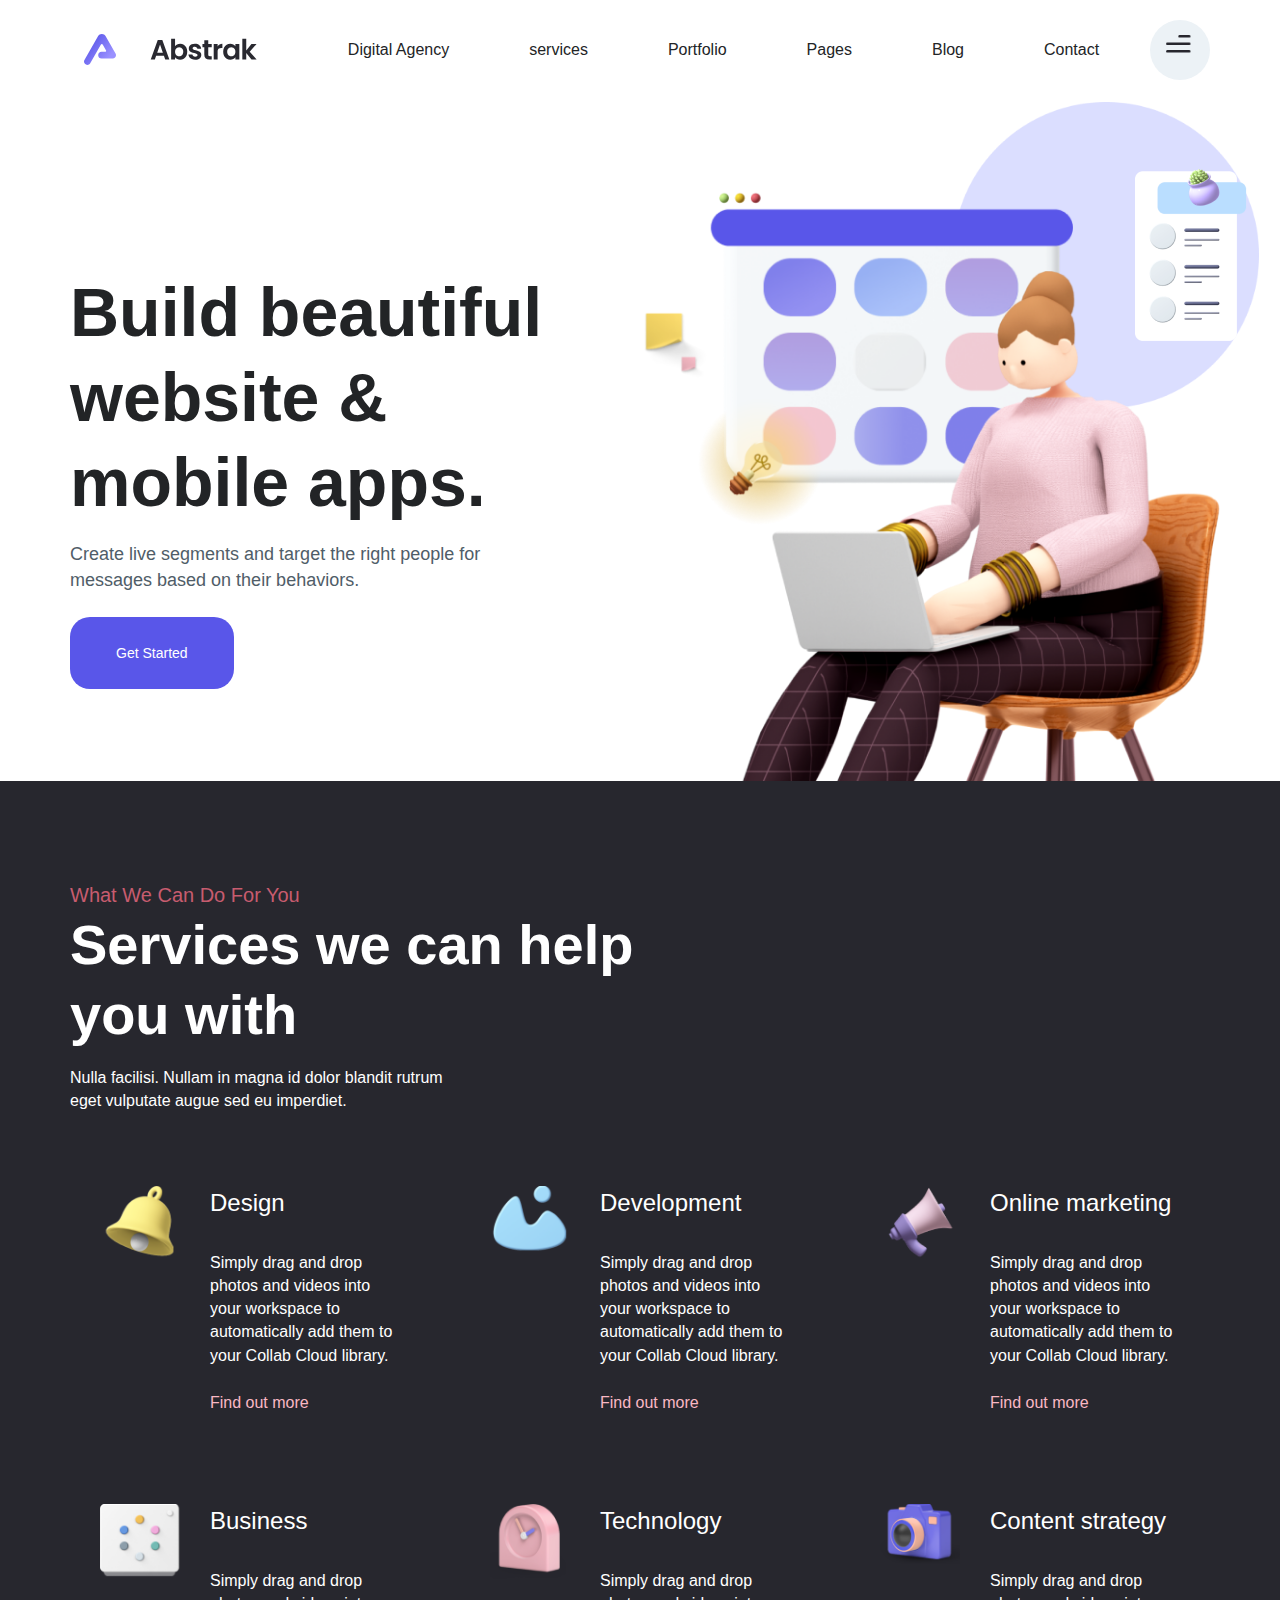
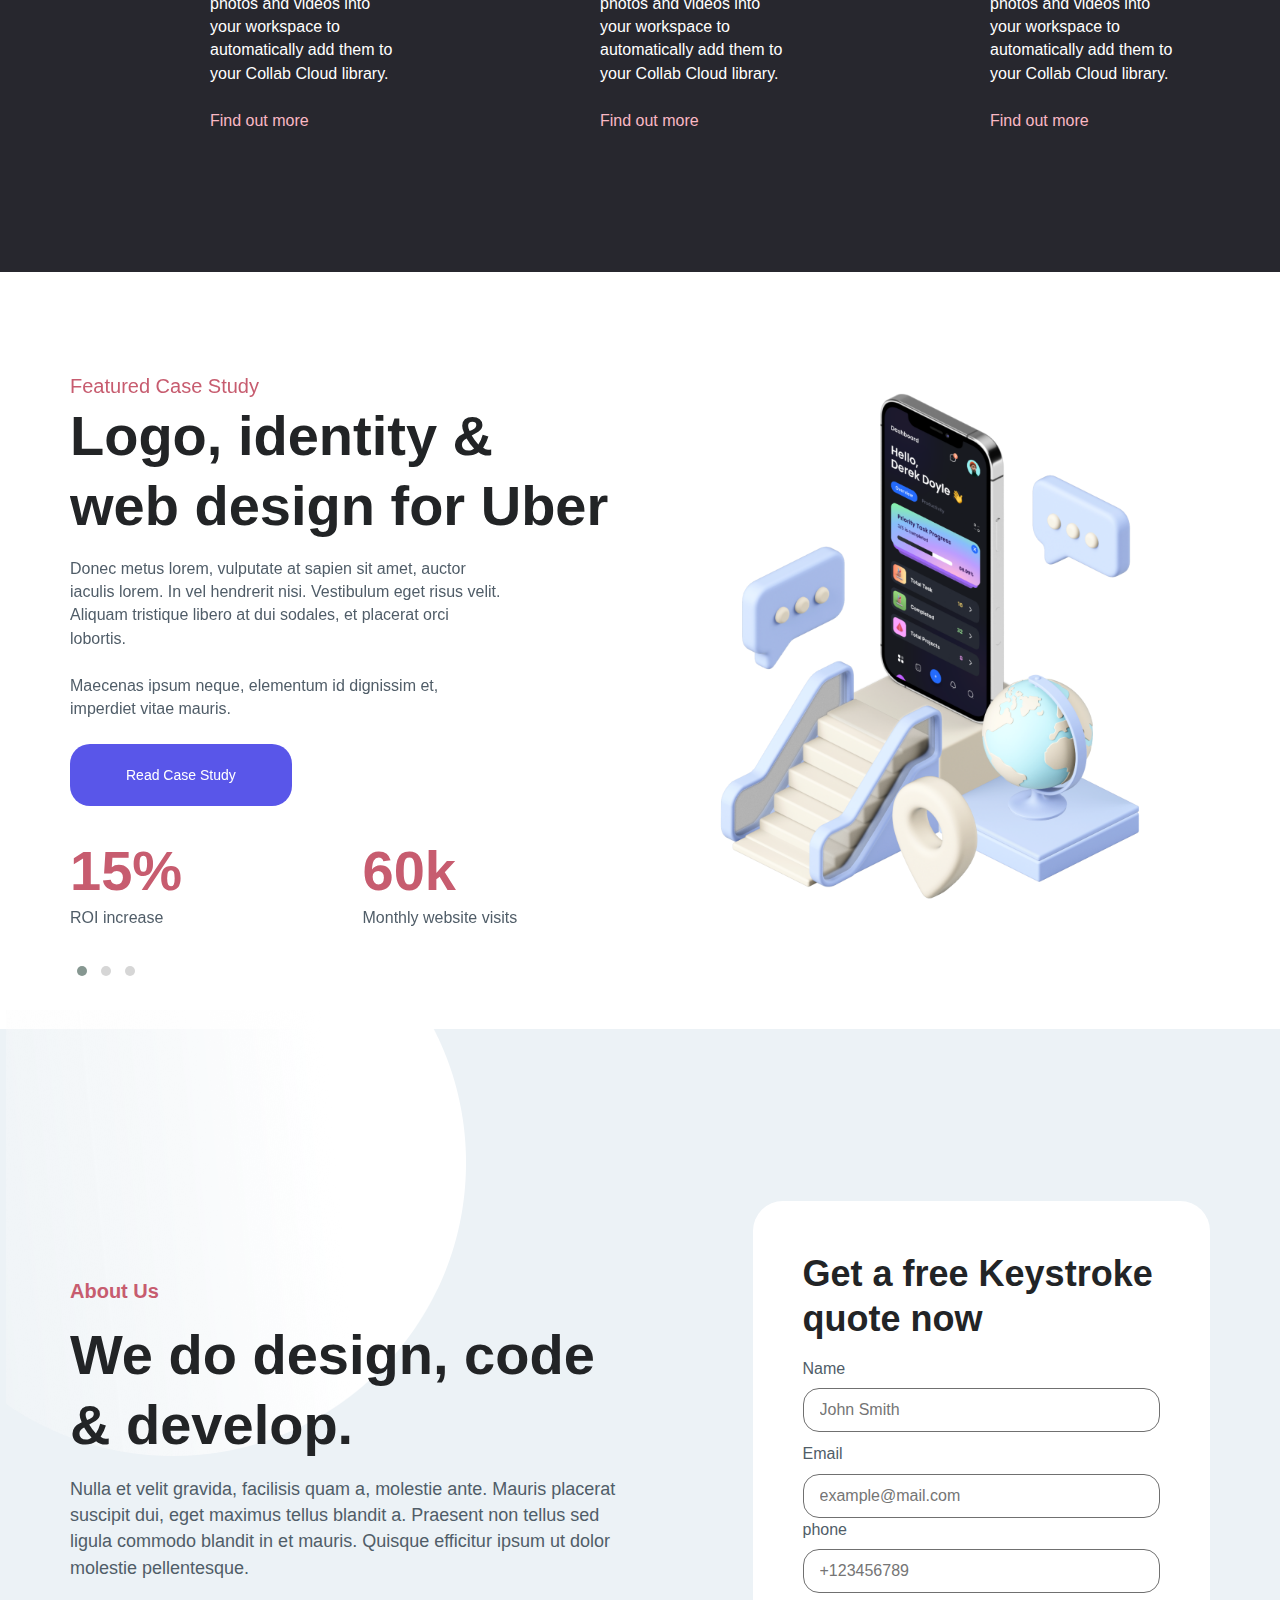
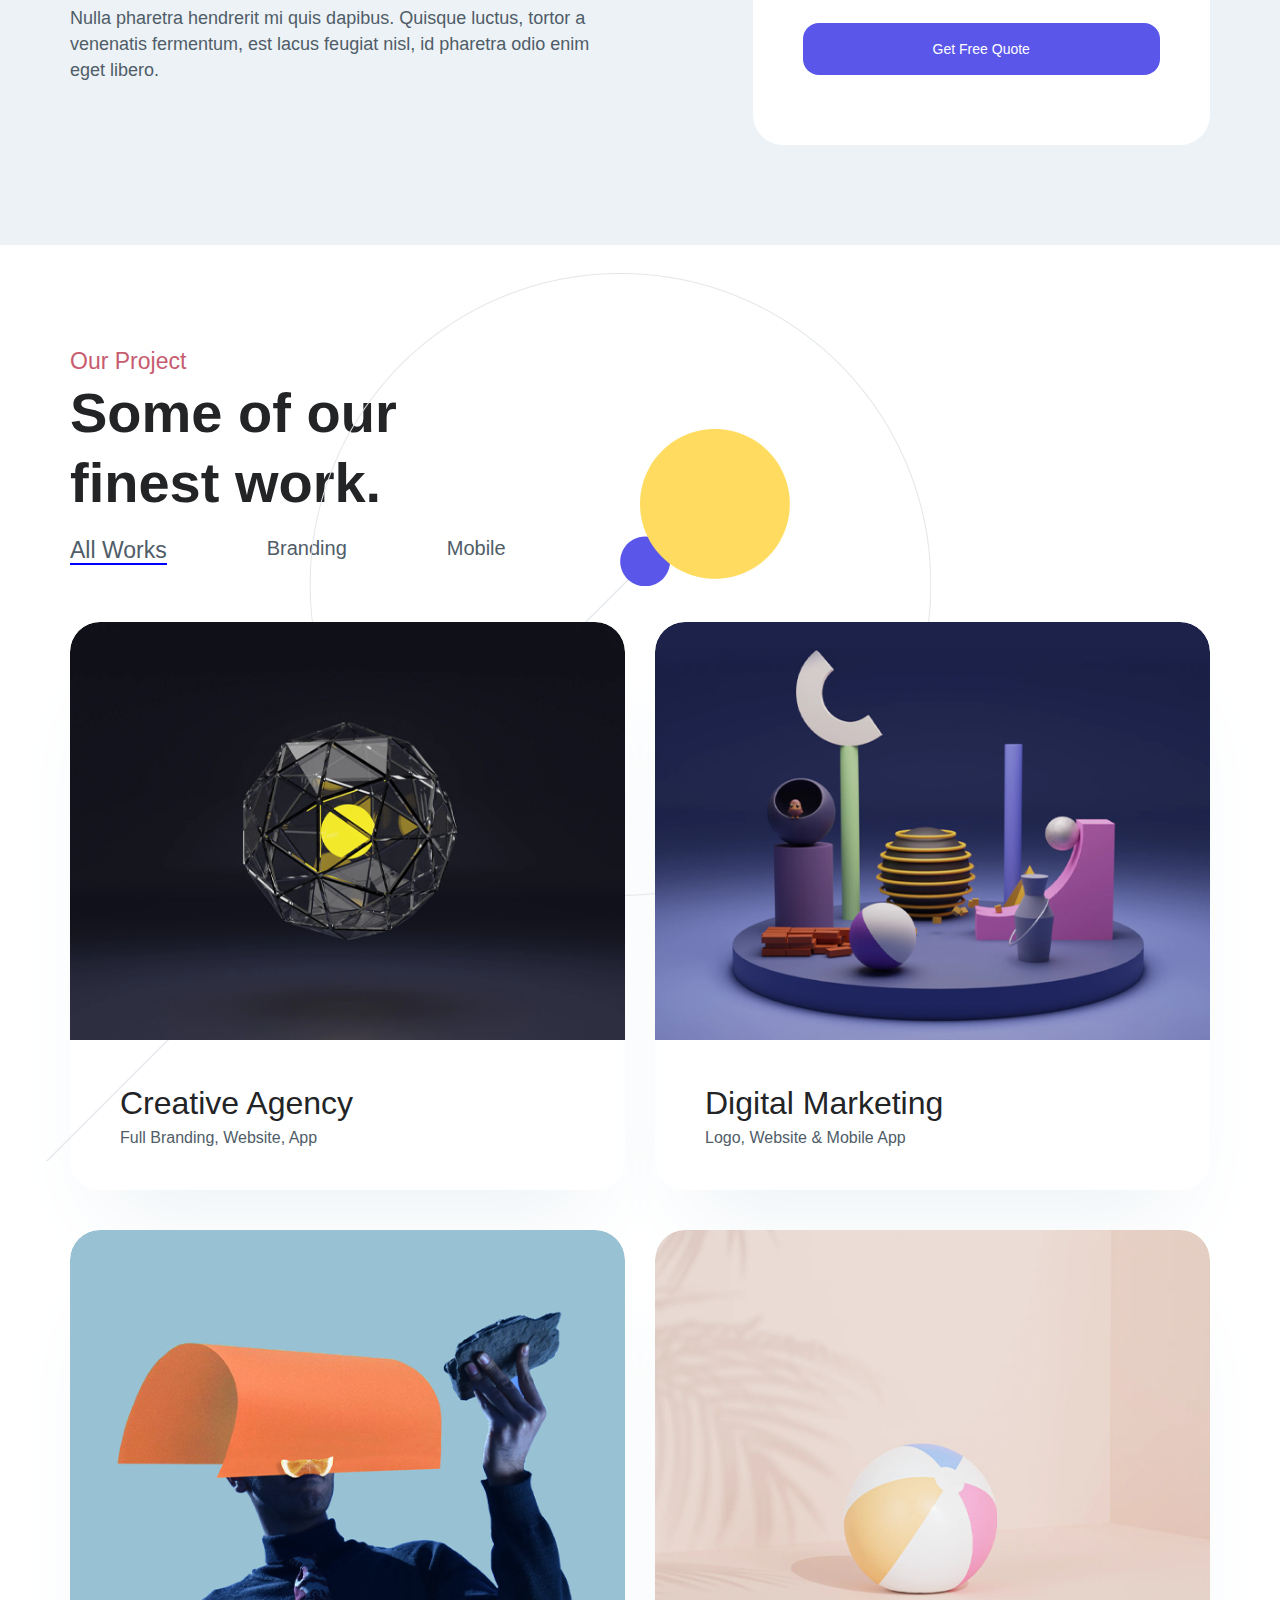
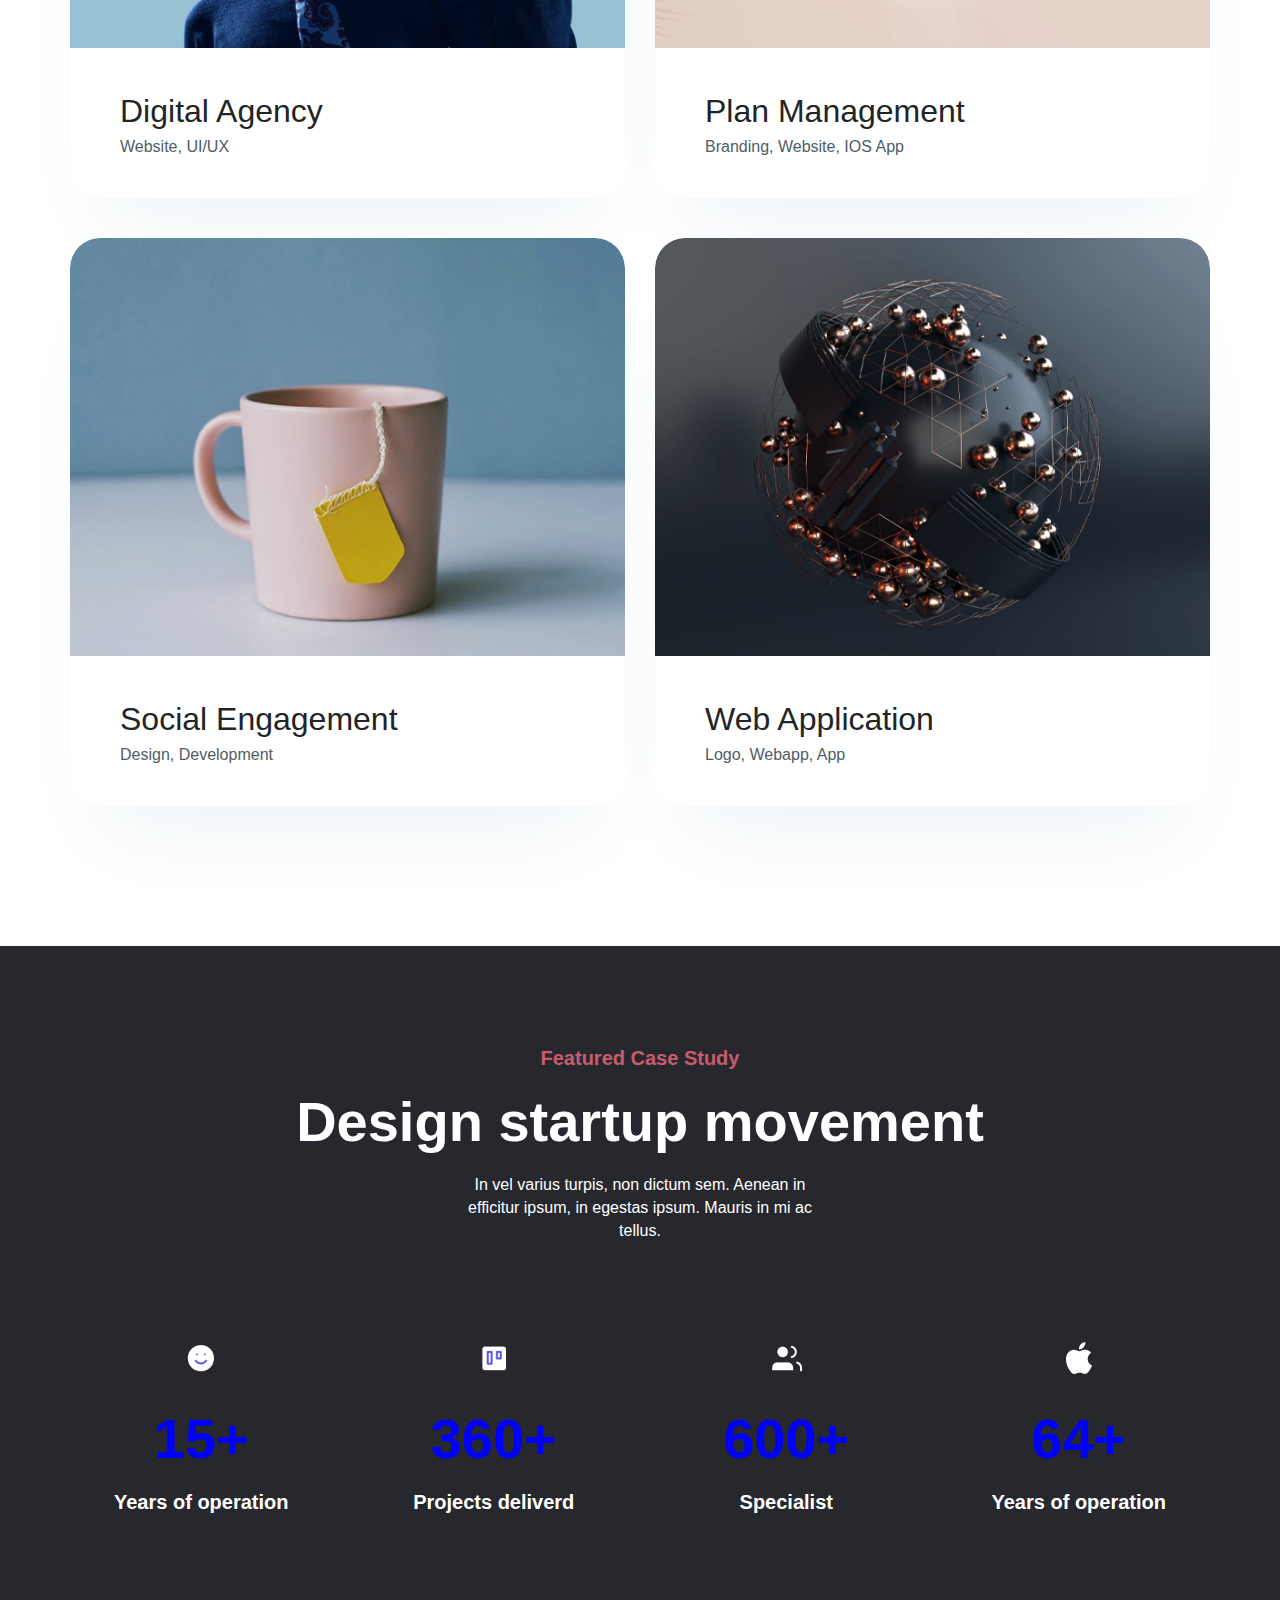
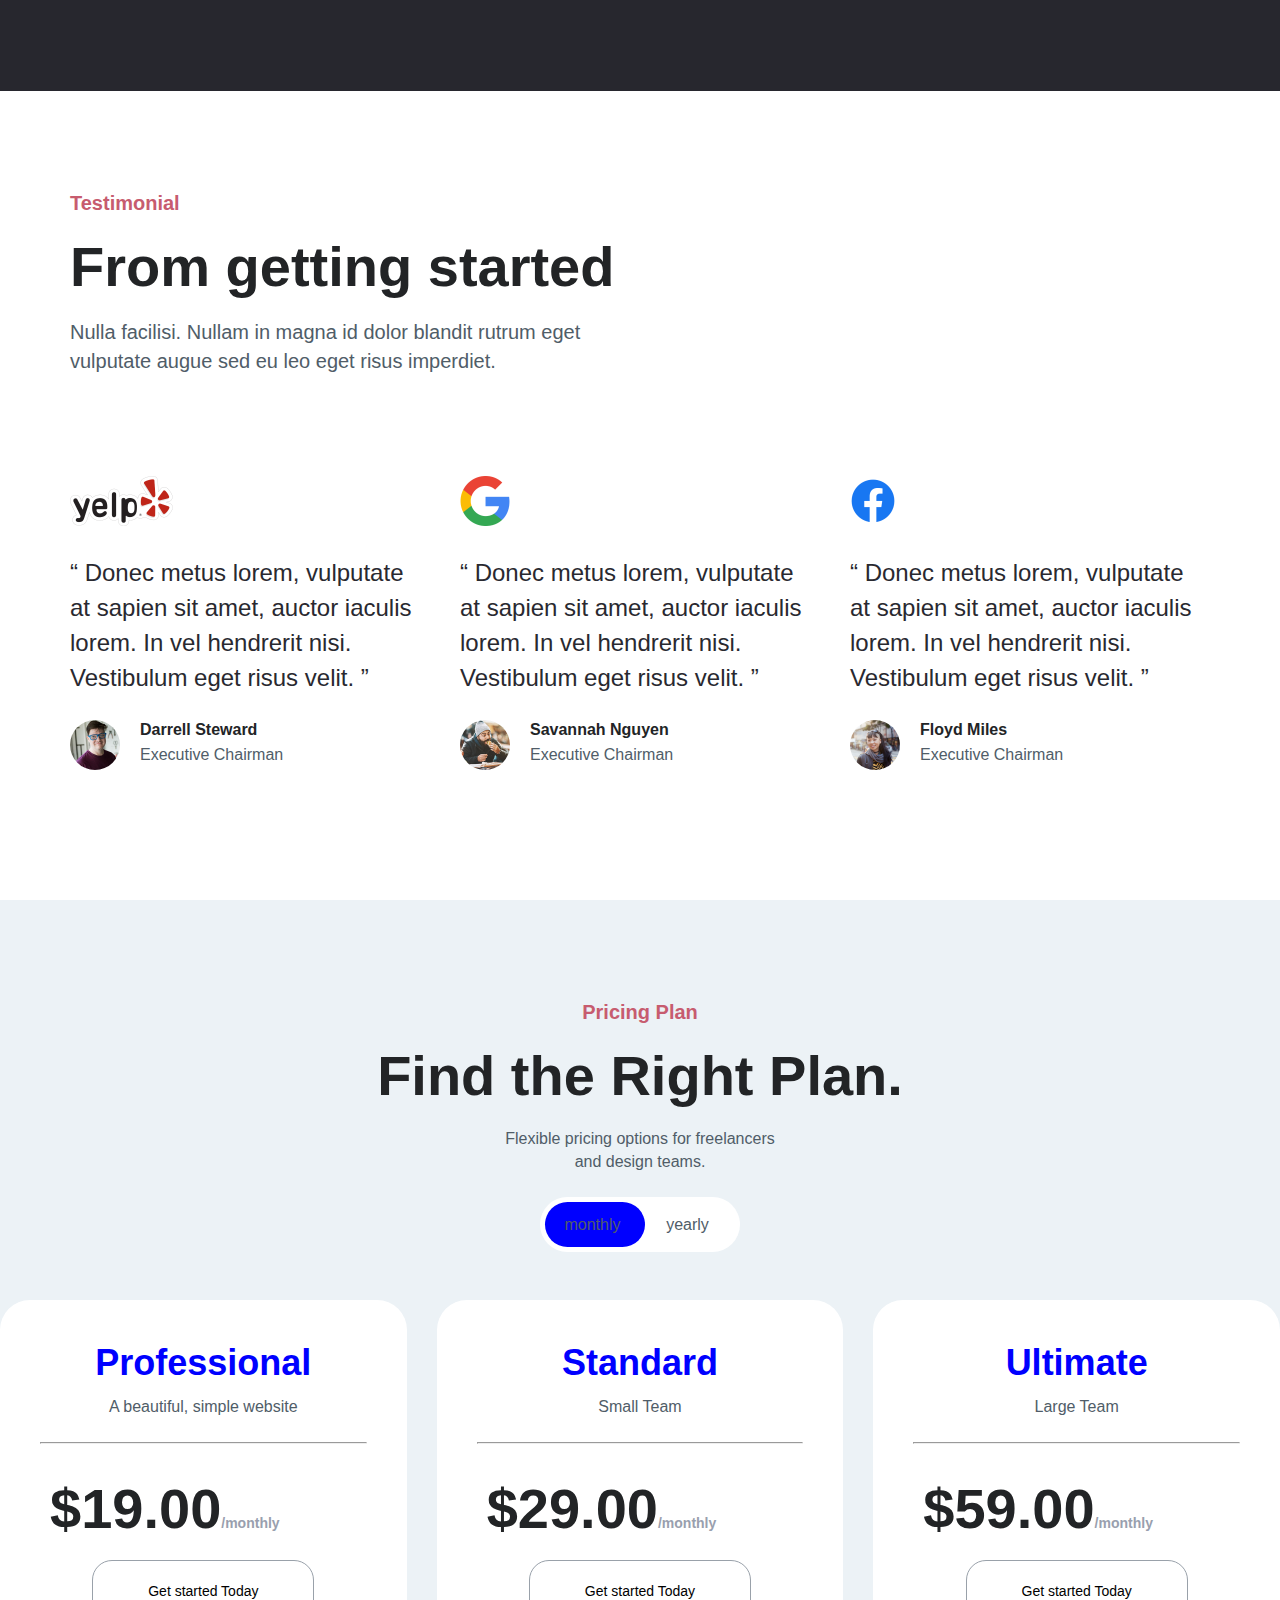
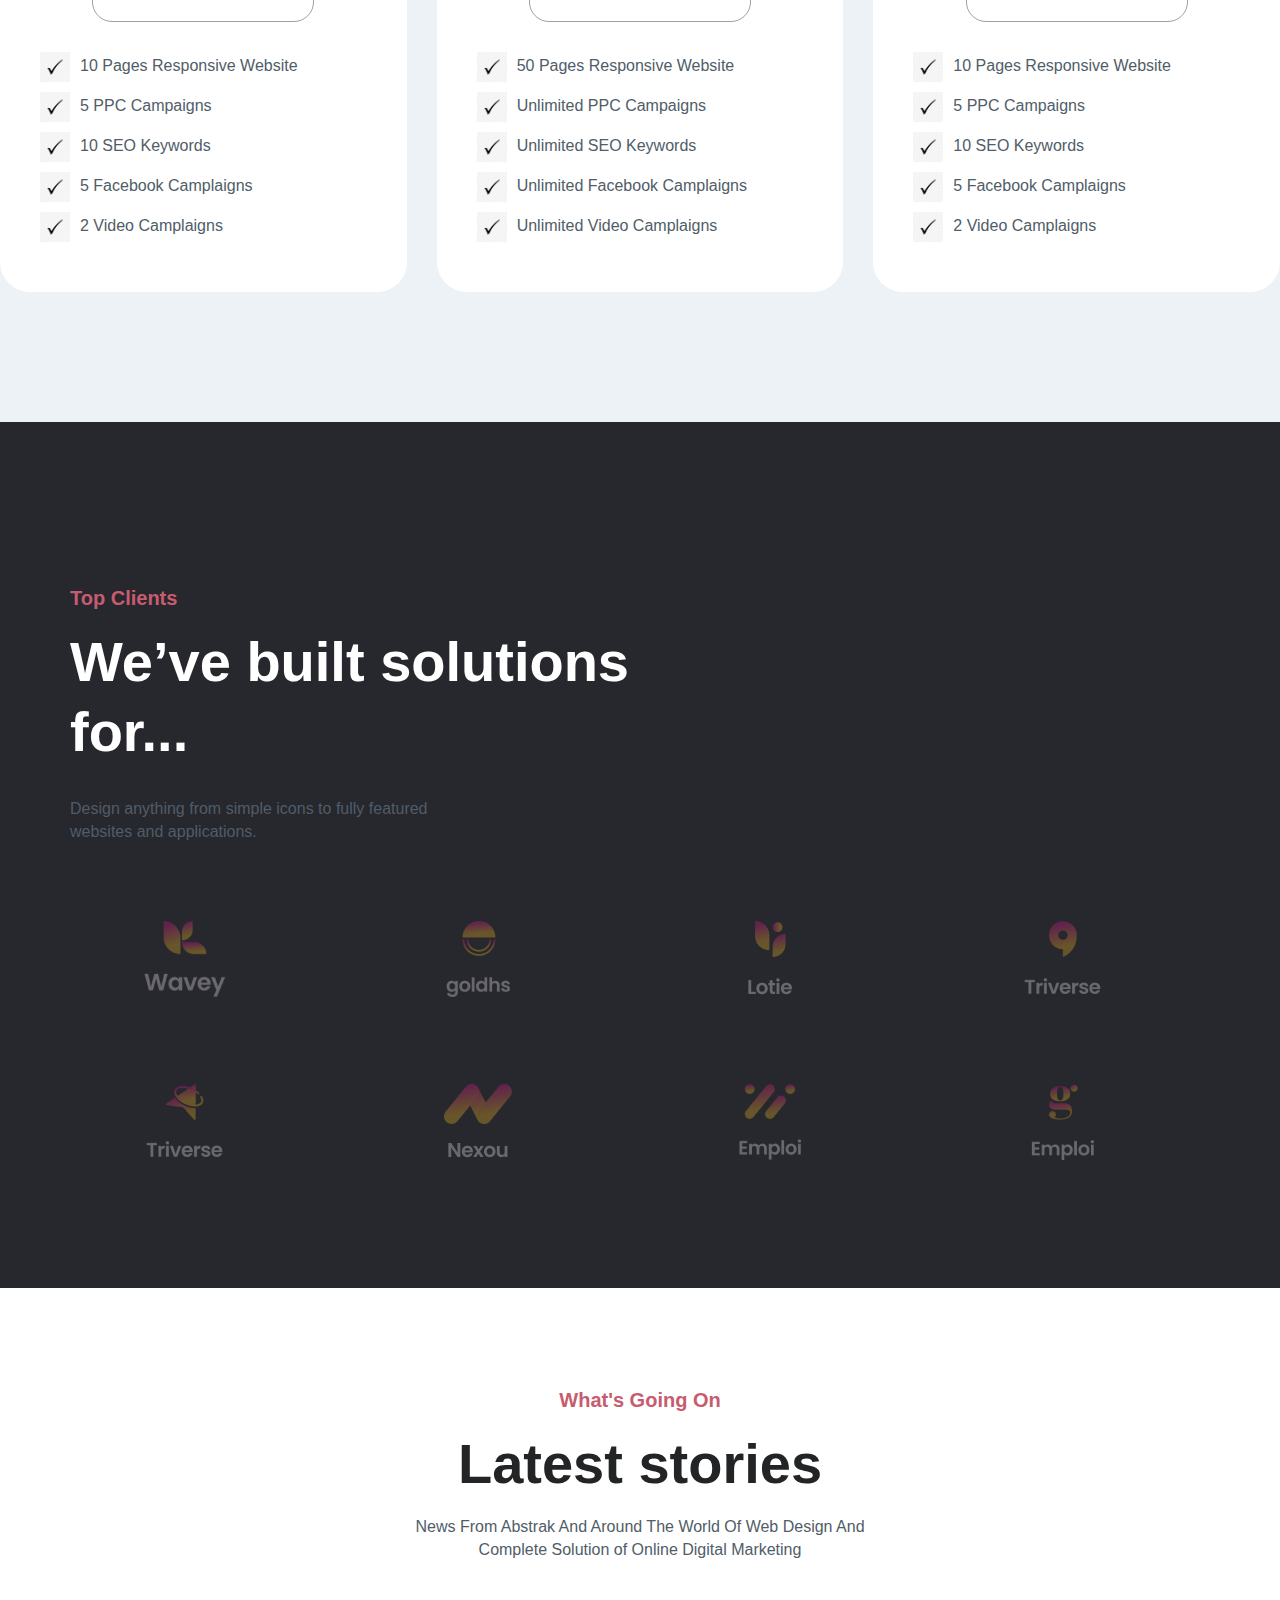
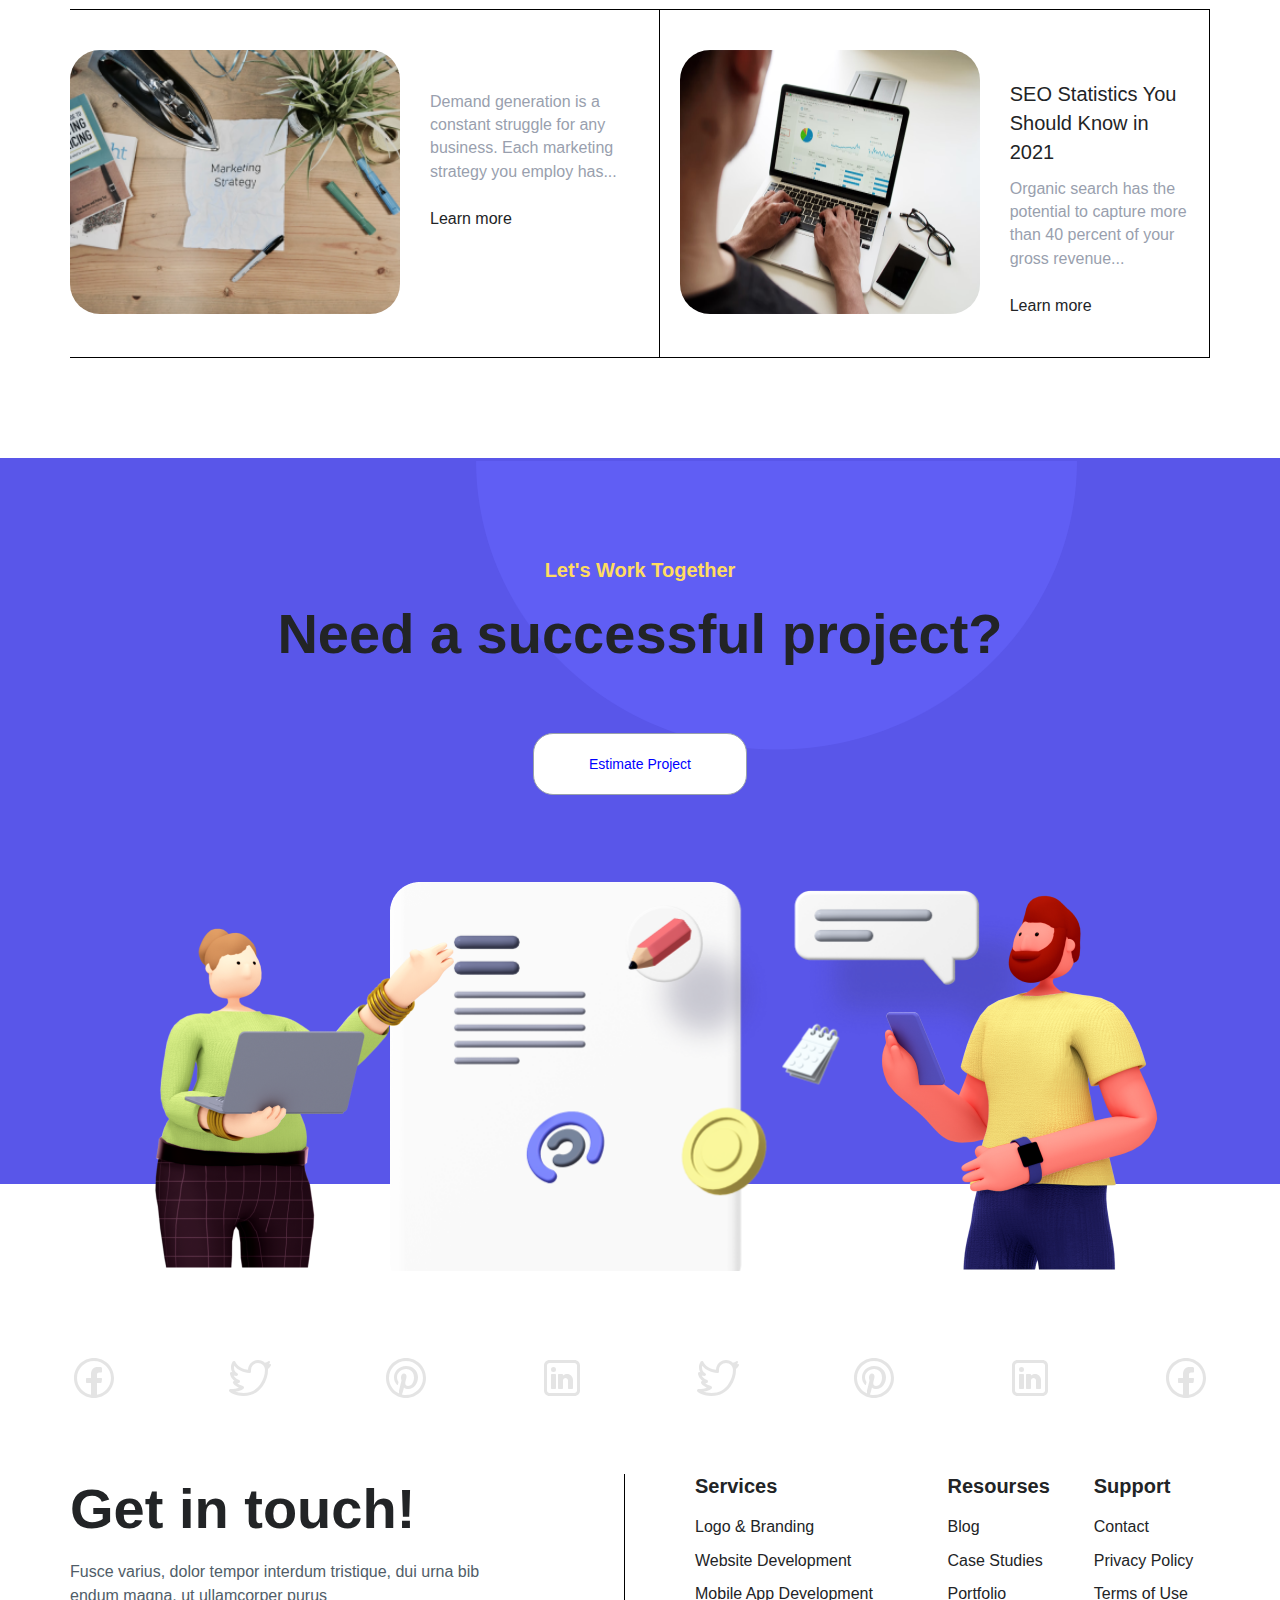
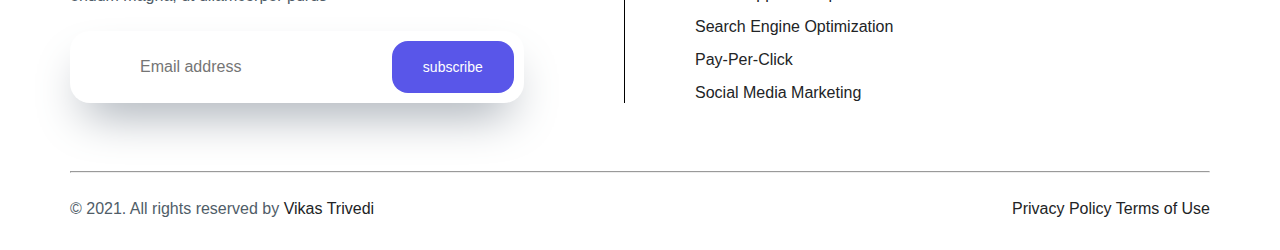
<file: abstark/index.html>
<!DOCTYPE html>
<html lang="en">

<head>
    <meta charset="UTF-8">
    <meta http-equiv="X-UA-Compatible" content="IE=edge">
    <meta name="viewport" content="width=device-width, initial-scale=1.0">
    <title>Abstrak</title>
    <link rel="stylesheet" href="css/style.css">
    <link rel="stylesheet" href="css/owl.carousel.min.css">
    <link rel="stylesheet" href="css/owl.theme.default.min.css">
</head>

<body>
    <div id="wrapper">
        <header class="site-header">
            <div class="wrap header--wrap">
                <div class="site-logo">
                    <a href=""><img src="image/logo.svg" alt="loading"></a>
                </div>
                <nav class="navbar">
                    <ul>
                        <a href="#">
                            <li>Digital Agency</li>
                        </a>
                        <a href="#">
                            <li>services</li>
                        </a>
                        <a href="#">
                            <li>Portfolio</li>
                        </a>
                        <a href="#">
                            <li>Pages</li>
                        </a>
                        <a href="#">
                            <li>Blog</li>
                        </a>
                        <a href="#">
                            <li>Contact</li>
                        </a>
                    </ul>
                </nav>
                <div class="header-action">
                    <a href="#"><img src="image/right-logo.png" alt="loading"></a>
                </div>
            </div>
        </header>
        <main class="site-main">
            <section class="section-hero mt-170 ">
                <div class="wrap">
                    <div class="row">
                        <div class="col-6">
                            <h1>Build beautiful website & mobile apps.
                            </h1>
                            <p>Create live segments and target the right people for<br> messages based on their behaviors. </p>
                            <a href="#" class="btn">Get Started</a>
                        </div>
                        <div class="col-6">
                            <div class="main-image">
                                <div class="section-image">
                                    <img src="image/laptop-poses.png" alt="loading">
                                </div>
                                <div class="window-image">
                                    <img src="image/window.png" alt="loading">
                                </div>
                                <div class="bubble-img">
                                    <img src="image/bubble-38.png" alt="loading">
                                </div>
                                <div class="chart-img">
                                    <img src="image/chat-group.png" alt="loading">
                                </div>
                            </div>
                        </div>
                    </div>
                </div>
            </section>
            <section class="section section-title">
                <div class="wrap">
                    <div class="section-heading">
                        <span class="span">What We Can Do For You</span>
                        <h2 class="text-white">Services we can help<br> you with </h2>
                        <p class="text-white mb-24 ">Nulla facilisi. Nullam in magna id dolor blandit rutrum<br> eget vulputate augue sed eu imperdiet. </p>
                    </div>
                    <div class="row">
                        <div class="col-4">
                            <div class="heading-blog flex">
                                <div class="heading-image">
                                    <img src="image/icon-1.png" alt="loading">
                                </div>
                                <div class="text-heading">
                                    <span>Design</span>
                                    <p class="mt-30">Simply drag and drop photos and videos into your workspace to automatically add them to your Collab Cloud library. </p>
                                    <a href="#">Find out more</a>
                                </div>
                            </div>
                        </div>
                        <div class="col-4">
                            <div class="heading-blog flex">
                                <div class="heading-image">
                                    <img src="image/icon-2.png" alt="loading">
                                </div>
                                <div class="text-heading">
                                    <span>Development                                    </span>
                                    <p class="mt-30">Simply drag and drop photos and videos into your workspace to automatically add them to your Collab Cloud library. </p>
                                    <a href="#">Find out more</a>
                                </div>
                            </div>
                        </div>
                        <div class="col-4">
                            <div class="heading-blog flex">
                                <div class="heading-image">
                                    <img src="image/icon-3.png" alt="loading">
                                </div>
                                <div class="text-heading">
                                    <span>Online marketing</span>
                                    <p class="mt-30">Simply drag and drop photos and videos into your workspace to automatically add them to your Collab Cloud library. </p>
                                    <a href="#">Find out more</a>
                                </div>
                            </div>
                        </div>
                    </div>
                    <div class="row">
                        <div class="col-4">
                            <div class="heading-blog flex">
                                <div class="heading-image">
                                    <img src="image/icon-4.png" alt="loading">
                                </div>
                                <div class="text-heading">
                                    <span>Business                                    </span>
                                    <p class="mt-30">Simply drag and drop photos and videos into your workspace to automatically add them to your Collab Cloud library. </p>
                                    <a href="#">Find out more</a>
                                </div>
                            </div>
                        </div>
                        <div class="col-4">
                            <div class="heading-blog flex">
                                <div class="heading-image">
                                    <img src="image/icon-5.png" alt="loading">
                                </div>
                                <div class="text-heading">
                                    <span>Technology                                    </span>
                                    <p class="mt-30">Simply drag and drop photos and videos into your workspace to automatically add them to your Collab Cloud library. </p>
                                    <a href="#">Find out more</a>
                                </div>
                            </div>
                        </div>
                        <div class="col-4">
                            <div class="heading-blog flex">
                                <div class="heading-image">
                                    <img src="image/icon-6.png" alt="loading">
                                </div>
                                <div class="text-heading">
                                    <span>Content strategy</span>
                                    <p class="mt-30">Simply drag and drop photos and videos into your workspace to automatically add them to your Collab Cloud library. </p>
                                    <a href="#">Find out more</a>
                                </div>
                            </div>
                        </div>
                    </div>
                </div>
            </section>
            <section class="section future-study">
                <div class="wrap">

                    <div class="slider-1 owl-carousel owl-theme">
                        <div class="owl-1">
                            <div class="row">
                                <div class="col-6">
                                    <div class="future-title mb-30">
                                        <span class="span">Featured Case Study</span>
                                        <h2>Logo, identity &<br> web design for Uber</h2>
                                        <p>Donec metus lorem, vulputate at sapien sit amet, auctor<br> iaculis lorem. In vel hendrerit nisi. Vestibulum eget risus velit.<br> Aliquam tristique libero at dui sodales, et placerat orci<br> lobortis.</p>
                                        <p>Maecenas ipsum neque, elementum id dignissim et,<br> imperdiet vitae mauris.</p>
                                        <a href="#" class="btn">Read Case Study</a>
                                    </div>
                                    <div class="row">
                                        <div class="col-6">
                                            <h2 class="mb-0 text-rose ">15%</h2>
                                            <p>ROI increase</p>
                                        </div>
                                        <div class="col-6">
                                            <h2 class="mb-0 text-rose ">60k</h2>
                                            <p>Monthly website visits</p>
                                        </div>
                                    </div>
                                </div>
                                <div class="col-6">
                                    <img src="image/case-study-4.png" alt="">
                                </div>
                            </div>
                        </div>
                        <div class="ow-2">
                            <div class="row">
                                <div class="col-6">
                                    <div class="future-title mb-30">
                                        <span class="span">Featured Case Study</span>
                                        <h2>Logo, identity &<br> web design for Uber</h2>
                                        <p>Donec metus lorem, vulputate at sapien sit amet, auctor<br> iaculis lorem. In vel hendrerit nisi. Vestibulum eget risus velit.<br> Aliquam tristique libero at dui sodales, et placerat orci<br> lobortis.</p>
                                        <p>Maecenas ipsum neque, elementum id dignissim et,<br> imperdiet vitae mauris.</p>
                                        <a href="#" class="btn">Read Case Study</a>
                                    </div>

                                    <div class="row">
                                        <div class="col-6">
                                            <h2 class="mb-0 text-rose ">15%</h2>
                                            <p>ROI increase</p>
                                        </div>
                                        <div class="col-6">
                                            <h2 class="mb-0 text-rose ">60k</h2>
                                            <p>Monthly website visits</p>
                                        </div>
                                    </div>
                                </div>
                                <div class="col-6">
                                    <img src="image/case-study-5.png" alt="">
                                </div>
                            </div>
                        </div>
                        <div class="ow-2">
                            <div class="row">
                                <div class="col-6">
                                    <div class="future-title mb-30">
                                        <span class="span">Featured Case Study</span>
                                        <h2>Logo, identity &<br> web design for Uber</h2>
                                        <p>Donec metus lorem, vulputate at sapien sit amet, auctor<br> iaculis lorem. In vel hendrerit nisi. Vestibulum eget risus velit.<br> Aliquam tristique libero at dui sodales, et placerat orci<br> lobortis.</p>
                                        <p>Maecenas ipsum neque, elementum id dignissim et,<br> imperdiet vitae mauris.</p>
                                        <a href="#" class="btn">Read Case Study</a>
                                    </div>
                                    <div class="row">
                                        <div class="col-6">
                                            <h2 class="mb-0 text-rose ">15%</h2>
                                            <p>ROI increase</p>
                                        </div>
                                        <div class="col-6">
                                            <h2 class="mb-0 text-rose ">60k</h2>
                                            <p>Monthly website visits</p>
                                        </div>
                                    </div>
                                </div>
                                <div class="col-6">
                                    <img src="image/case-study-6.png" alt="">
                                </div>
                            </div>
                        </div>
                    </div>
                </div>

            </section>
            <section class="section section-quote">
                <div class="wrap">
                    <img src="image/bubble-7.png" alt="loading" class="bubble-7">
                    <div class="row">
                        <div class="col-6">
                            <div class="quote-text mt-150 ">
                                <h6 class="text-rose">About Us</h6>
                                <h2>We do design, code & develop. </h2>
                                <p>Nulla et velit gravida, facilisis quam a, molestie ante. Mauris placerat suscipit dui, eget maximus tellus blandit a. Praesent non tellus sed ligula commodo blandit in et mauris. Quisque efficitur ipsum ut dolor molestie
                                    pellentesque.
                                </p>
                                <p>Nulla pharetra hendrerit mi quis dapibus. Quisque luctus, tortor a venenatis fermentum, est lacus feugiat nisl, id pharetra odio enim eget libero. </p>
                            </div>
                        </div>
                        <div class="col-1"></div>
                        <div class="col-5">
                            <div class="contact-box mt-72">
                                <h3>Get a free Keystroke quote now</h3>
                                <form method=" post " action=" ">
                                    <div class="form-group ">
                                        <label for="text ">Name</label>
                                        <input type="text " name="contact-name " placeholder="John Smith " class="form-control mb-10">
                                        <label for="text">Email</label>
                                        <input type="email " placeholder="example@mail.com " class="form-control " class="form-control mb-10 ">
                                        <label for="text">phone</label>
                                        <input type="number " placeholder="+123456789 " class="form-control " class="form-control mb-10">
                                        <button class="mt-30 btn">Get Free Quote</button>
                                    </div>
                                </form>
                            </div>
                        </div>
                    </div>
                </div>
            </section>
            <section class="section section-work">
                <div class="wrap">
                    <div class="work-title">
                        <img src="image/bubble-2.png" alt="loading" class="bubble-2">
                        <span class="text-rose ">Our Project</span>
                        <h2 class="mt-10">Some of our<br> finest work.</h2>
                        <div class="flex branding">
                            <p> <span class="all-work">All Works</span></p>
                            <p> Branding</p>
                            <p> Mobile</p>
                        </div>
                        <img src="image/circle-2.png" alt="loading" class="circle-2">
                    </div>
                    <div class="row">
                        <div class="col-6">
                            <div class="project mt-30">
                                <div class="project-img">
                                    <img src="image/project-1.png" alt="loading">
                                </div>
                                <div class="project-text mt-0">
                                    <a href="#">Creative Agency</a>
                                    <p>Full Branding, Website, App</p>
                                </div>
                            </div>
                        </div>
                        <div class="col-6">
                            <div class="project mt-30">
                                <div class="project-img">
                                    <img src="image/project-2.png" alt="loading">
                                </div>
                                <div class="project-text mt-0">
                                    <a href="#">Digital Marketing</a>
                                    <p>Logo, Website & Mobile App</p>
                                </div>
                            </div>
                        </div>
                        <div class="col-6">
                            <div class="project">
                                <div class="project-img">
                                    <img src="image/project-3.png" alt="loading">
                                </div>
                                <div class="project-text">
                                    <a href="#">Digital Agency</a>
                                    <p>Website, UI/UX</p>
                                </div>
                            </div>
                        </div>
                        <div class="col-6">
                            <div class="project">
                                <div class="project-img">
                                    <img src="image/project-4.png" alt="loading">
                                </div>
                                <div class="project-text">
                                    <a href="#">Plan Management</a>
                                    <p>Branding, Website, IOS App</p>
                                </div>
                            </div>
                        </div>
                        <div class="col-6">
                            <div class="project ">
                                <div class="project-img">
                                    <img src="image/project-5.png" alt="loading">
                                </div>
                                <div class="project-text">
                                    <a href="#">Social Engagement</a>
                                    <p>Design, Development</p>
                                </div>
                            </div>
                        </div>
                        <div class="col-6">
                            <div class="project">
                                <div class="project-img">
                                    <img src="image/project-6.png" alt="loading">
                                </div>
                                <div class="project-text">
                                    <a href="#">Web Application</a>
                                    <p>Logo, Webapp, App</p>
                                </div>
                            </div>
                        </div>
                    </div>
                </div>
            </section>
            <section class="section section-startup">
                <div class="wrap">
                    <div class="startup-title text-center ">
                        <h6 class="text-rose">Featured Case Study </h6>
                        <h2 class="text-white">Design startup movement </h2>
                        <p class="text-white">In vel varius turpis, non dictum sem. Aenean in<br> efficitur ipsum, in egestas ipsum. Mauris in mi ac <br> tellus. </p>
                    </div>
                    <div class="row">
                        <div class="col-3">
                            <div class="startup-blog text-center mt-30">
                                <img src="image/icon-7.png" alt="loading">
                                <h2>15+</h2>
                                <h6>Years of operation </h6>
                            </div>
                        </div>
                        <div class="col-3">
                            <div class="startup-blog text-center mt-30">
                                <img src="image/icon-8.png" alt="loading">
                                <h2>360+</h2>
                                <h6>Projects deliverd </h6>
                            </div>
                        </div>
                        <div class="col-3">
                            <div class="startup-blog text-center mt-30">
                                <img src="image/icon-9.png" alt="loading">
                                <h2>600+</h2>
                                <h6>Specialist </h6>
                            </div>
                        </div>
                        <div class="col-3">
                            <div class="startup-blog text-center mt-30">
                                <img src="image/apple.png" alt="loading">
                                <h2>64+</h2>
                                <h6>Years of operation </h6>
                            </div>
                        </div>
                    </div>
                </div>
            </section>
            <section class="section section-Testimonial">
                <div class="wrap">
                    <div class="title-testimonial">
                        <h6 class="text-rose">Testimonial</h6>
                        <h2>From getting started </h2>
                        <p class="text-font">Nulla facilisi. Nullam in magna id dolor blandit rutrum eget<br>vulputate augue sed eu leo eget risus imperdiet. </p>
                    </div>
                    <div class="row">
                        <div class="col-4">
                            <div class="testimonial-blog mt-48">
                                <img src="image/yelp-2.png" alt="loading">
                                <p>“ Donec metus lorem, vulputate at sapien sit amet, auctor iaculis lorem. In vel hendrerit nisi. Vestibulum eget risus velit. ” </p>
                                <div class="flex">
                                    <div class="test-img">
                                        <img src="image/testimonial-1.png" alt="loading">
                                    </div>
                                    <div class="test-name">
                                        <h6 class="mb-3">Darrell Steward </h6>
                                        <span>Executive Chairman</span>
                                    </div>
                                </div>
                            </div>
                        </div>
                        <div class="col-4">
                            <div class="testimonial-blog mt-48">
                                <img src="image/google-2.png" alt="loading">
                                <p>“ Donec metus lorem, vulputate at sapien sit amet, auctor iaculis lorem. In vel hendrerit nisi. Vestibulum eget risus velit. ” </p>
                                <div class="flex">
                                    <div class="test-img">
                                        <img src="image/testimonial-2.png" alt="loading">
                                    </div>
                                    <div class="test-name">
                                        <h6 class="mb-3">Savannah Nguyen </h6>
                                        <span>Executive Chairman</span>
                                    </div>
                                </div>
                            </div>
                        </div>
                        <div class="col-4">
                            <div class="testimonial-blog mt-48">
                                <img src="image/fb-2.png" alt="loading">
                                <p>“ Donec metus lorem, vulputate at sapien sit amet, auctor iaculis lorem. In vel hendrerit nisi. Vestibulum eget risus velit. ” </p>
                                <div class="flex">
                                    <div class="test-img">
                                        <img src="image/testimonial-3.png" alt="loading">
                                    </div>
                                    <div class="test-name">
                                        <h6 class="mb-3">Floyd Miles </h6>
                                        <span>Executive Chairman</span>
                                    </div>
                                </div>
                            </div>
                        </div>
                    </div>
                </div>
            </section>
            <section class="section section-plan">
                <div class="wrap">
                    <div class="plan-title text-center">
                        <h6 class="text-rose">Pricing Plan </h6>
                        <h2>Find the Right Plan. </h2>
                        <p>Flexible pricing options for freelancers<br> and design teams.</p>
                        <div class="togglecheckbox"> <input type="checkbox" id="switch">
                            <label for="switch" class="toggleCheck">
                        <span class="monthly active">monthly</span>
                        <span class="yearly">yearly</span>
                        </label>
                        </div>
                    </div>
                </div>
                <div class="row">
                    <div class="col-4">
                        <div class="price-table  mt-48">
                            <div class="price-detail text-center">
                                <h3 class="profe mb-10">Professional</h3>
                                <p>A beautiful, simple website </p>
                                <hr>
                                <div class="flex mt-30">
                                    <h2 class="m-1">$19.00<span class="monthly-plan">/monthly</span>
                                    </h2>
                                    <h2 class="y-1">$250.00<span class="monthly-plan ">/yearly</span>
                                    </h2>
                                </div>

                                <a href="#" class="btn">Get started Today</a>
                            </div>
                            <div class="details mt-30">
                                <ul>
                                    <li><img src="image/right-icon.webp" alt="">10 Pages Responsive Website </li>
                                </ul>
                                <ul>
                                    <li><img src="image/right-icon.webp" alt="">5 PPC Campaigns </li>
                                </ul>
                                <ul>
                                    <li><img src="image/right-icon.webp" alt="">10 SEO Keywords
                                    </li>
                                </ul>
                                <ul>
                                    <li><img src="image/right-icon.webp" alt="">5 Facebook Camplaigns
                                    </li>
                                </ul>
                                <ul>
                                    <li><img src="image/right-icon.webp" alt="">2 Video Camplaigns
                                    </li>
                                </ul>
                            </div>
                        </div>
                    </div>
                    <div class="col-4">
                        <div class="price-table mt-48">
                            <div class="price-detail text-center">
                                <h3 class="profe mb-10">Standard </h3>
                                <p>Small Team </p>
                                <hr>
                                <div class="flex mt-30">
                                    <h2 class="m-1">$29.00<span class="monthly-plan">/monthly</span>
                                    </h2>
                                    <h2 class="y-1">$750.00<span class="monthly-plan">/yearly</span>
                                    </h2>
                                </div>
                                <a href="#" class="btn">Get started Today</a>
                            </div>
                            <div class="details mt-30">
                                <ul>
                                    <li><img src="image/right-icon.webp" alt="">50 Pages Responsive Website </li>
                                </ul>
                                <ul>
                                    <li><img src="image/right-icon.webp" alt="">Unlimited PPC Campaigns </li>
                                </ul>
                                <ul>
                                    <li><img src="image/right-icon.webp" alt="">Unlimited SEO Keywords
                                    </li>
                                </ul>
                                <ul>
                                    <li><img src="image/right-icon.webp" alt="">Unlimited Facebook Camplaigns
                                    </li>
                                </ul>
                                <ul>
                                    <li><img src="image/right-icon.webp" alt="">Unlimited Video Camplaigns
                                    </li>
                                </ul>
                            </div>
                        </div>
                    </div>
                    <div class="col-4">
                        <div class="price-table mt-48">
                            <div class="price-detail text-center">
                                <h3 class="profe mb-10">Ultimate </h3>
                                <p>Large Team </p>
                                <hr>
                                <div class="flex mt-30">
                                    <h2 class="m-1">$59.00<span class="monthly-plan">/monthly</span>
                                    </h2>
                                    <h2 class="y-1">$1500.00<span class="monthly-plan">/yearly</span>
                                    </h2>
                                </div>
                                <a href="#" class="btn">Get started Today</a>
                            </div>
                            <div class="details mt-30">
                                <ul>
                                    <li><img src="image/right-icon.webp" alt="">10 Pages Responsive Website </li>
                                </ul>
                                <ul>
                                    <li><img src="image/right-icon.webp" alt="">5 PPC Campaigns </li>
                                </ul>
                                <ul>
                                    <li><img src="image/right-icon.webp" alt="">10 SEO Keywords
                                    </li>
                                </ul>
                                <ul>
                                    <li><img src="image/right-icon.webp" alt="">5 Facebook Camplaigns
                                    </li>
                                </ul>
                                <ul>
                                    <li><img src="image/right-icon.webp" alt="">2 Video Camplaigns
                                    </li>
                                </ul>
                            </div>
                        </div>
                    </div>
                </div>
            </section>
            <section class="section section-built ">
                <div class="wrap">
                    <div class="built-title">
                        <h6 class="text-rose mt-64">Top Clients </h6>
                        <h2 class="text-white mt-10">We’ve built solutions<br> for...</h2>
                        <p class="mt-30">Design anything from simple icons to fully featured<br> websites and applications.
                        </p>
                    </div>
                    <div class="built-image mt-48">
                        <div class="row">
                            <div class="col-3">
                                <div class="branding-images">
                                    <img src="image/brand-1.png" alt="loading">
                                </div>
                            </div>
                            <div class="col-3">
                                <div class="branding-images">
                                    <img src="image/brand-2.png" alt="loading">
                                </div>
                            </div>
                            <div class="col-3">
                                <div class="branding-images">
                                    <img src="image/brand-3.png" alt="loading">
                                </div>
                            </div>
                            <div class="col-3">
                                <div class="branding-images">
                                    <img src="image/brand-4.png" alt="loading">
                                </div>
                            </div>
                        </div>
                        <div class="row mt-30">
                            <div class="col-3">
                                <div class="branding-images">
                                    <img src="image/brand-5.png" alt="loading">
                                </div>
                            </div>
                            <div class="col-3">
                                <div class="branding-images">
                                    <img src="image/brand-6.png" alt="loading">
                                </div>
                            </div>
                            <div class="col-3">
                                <div class="branding-images">
                                    <img src="image/brand-7.png" alt="loading">
                                </div>
                            </div>
                            <div class="col-3">
                                <div class="branding-images">
                                    <img src="image/brand-8.png" alt="loading">
                                </div>
                            </div>
                        </div>
                    </div>
                </div>
            </section>
            <Section class="section section-stories">
                <div class="wrap">
                    <div class="stories-title text-center">
                        <h6 class="text-rose">What's Going On </h6>
                        <h2>Latest stories </h2>
                        <p>News From Abstrak And Around The World Of Web Design And <br>Complete Solution of Online Digital Marketing </p>
                    </div>
                    <div class="flex">
                        <div class="stories-blog mt-48">
                            <img src="image/blog-1.png" alt="loading">
                            <div class="store-text mt-30">
                                <div class="font">
                                </div>
                                <p>Demand generation is a constant struggle for any business. Each marketing strategy you employ has... </p>
                                <a href="#">Learn more</a>
                            </div>
                        </div>
                        <div class="stories-blog mt-48">
                            <img src="image/blog-2.png" class="ml-20" alt="loading">
                            <div class="store-text mt-30">
                                <div class="font">
                                    <a href="#">SEO Statistics You Should Know in 2021</a>
                                </div>
                                <p>Organic search has the potential to capture more than 40 percent of your gross revenue... </p>
                                <a href="#">Learn more</a>
                            </div>
                        </div>
                    </div>
                </div>
            </Section>
            <section class="section section-bottom pb-0 ">
                <div class="wrap">
                    <div class="bottom-title text-center">
                        <h6 class="text-yellow ">Let's Work Together </h6>
                        <h2 class="text-whites mb-64">Need a successful project? </h2>
                        <a href="#" class="btn">Estimate Project</a>
                    </div>
                    <img src="image/laptop-poses (1).png" alt="loading" class="laptop-1">
                    <img src="image/chat-group (1).png" alt="loading" class="chart-2">
                    <img src="image/bill-pay.png" alt="loading" class="bill-3">
                </div>
            </section>
        </main>
        <footer class="site-footer mt-170">
            <div class="wrap">
                <div class="icon-img flex">
                    <img src="image/facebook.svg" alt="loading">
                    <img src="image/twitter.svg" alt="loading">
                    <img src="image/pinter.svg" alt="loading">
                    <img src="image/linkedin.svg" alt="loading">
                    <img src="image/twitter.svg" alt="loading">
                    <img src="image/pinter.svg" alt="loading">
                    <img src="image/linkedin.svg" alt="loading">
                    <img src="image/facebook.svg" alt="loading">
                </div>
                <div class="row">
                    <div class="col-6">
                        <div class="footer-detail mt-72">
                            <h2>Get in touch! </h2>
                            <p>Fusce varius, dolor tempor interdum tristique, dui urna bib endum magna, ut ullamcorper purus </p>
                            <form class="form-group">
                                <div class="form flex">
                                    <input type="email" class="form-control" placeholder="Email address">
                                    <button class="btn">subscribe</button>
                                </div>
                            </form>
                        </div>
                    </div>
                    <div class="col-6 mt-72">
                        <div class="row">
                            <div class="col-6">
                                <div class="services">
                                    <ul>
                                        <h6>Services </h6>
                                        <li><a href="#">Logo & Branding </a></li>
                                        <li><a href="#">Website Development </a></li>
                                        <li><a href="#">Mobile App Development </a></li>
                                        <li><a href="#">Search Engine Optimization </a></li>
                                        <li><a href="#">Pay-Per-Click </a></li>
                                        <li><a href="#">Social Media Marketing </a></li>
                                    </ul>
                                </div>
                            </div>
                            <div class="col-3">
                                <div class="resourses">
                                    <ul>
                                        <h6>Resourses </h6>
                                        <li><a href="#">Blog </a></li>
                                        <li><a href="#">Case Studies </a></li>
                                        <li><a href="#">Portfolio </a></li>
                                    </ul>
                                </div>
                            </div>
                            <div class="col-3">
                                <div class="Support">
                                    <ul>
                                        <h6>Support </h6>
                                        <li><a href="#">Contact </a></li>
                                        <li><a href="#">Privacy Policy </a></li>
                                        <li><a href="#">Terms of Use </a></li>
                                    </ul>
                                </div>
                            </div>
                        </div>
                    </div>
                </div>
                <hr class="mt-48 mb-24">
                <div class="row">
                    <div class="col-6">
                        <p>© 2021. All rights reserved by <a href="#">Vikas Trivedi</a> </p>
                    </div>
                    <div class="col-6">
                        <div class="text text-right mb-30">
                            <a href="#">Privacy Policy </a>
                            <a href="#">Terms of Use</a>
                        </div>
                    </div>
                </div>
            </div>
    </div>
    </footer>
    </div>
    <script src="js/jquery-3.7.0.min.js"></script>
    <script src="js/owl.carousel.min.js"></script>
    <script src="js/script.js"></script>
</body>

</html>
</file>
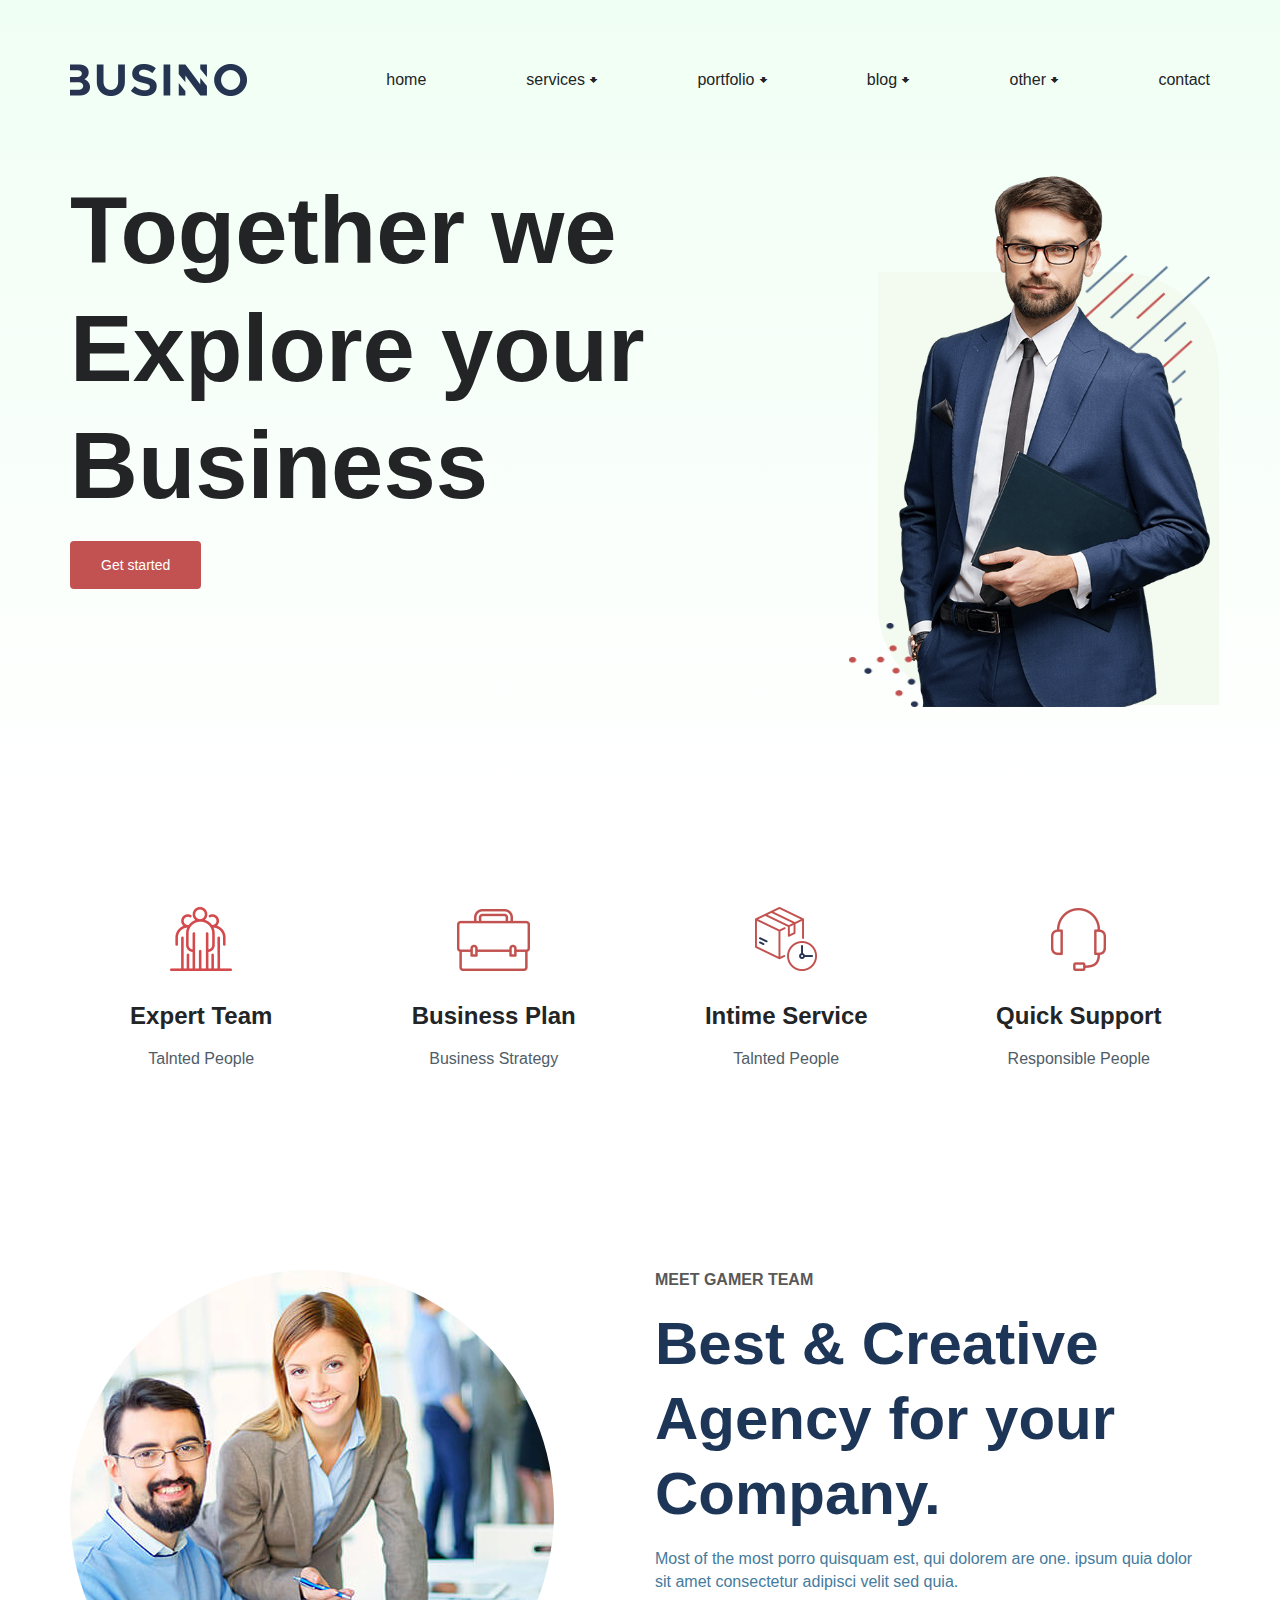
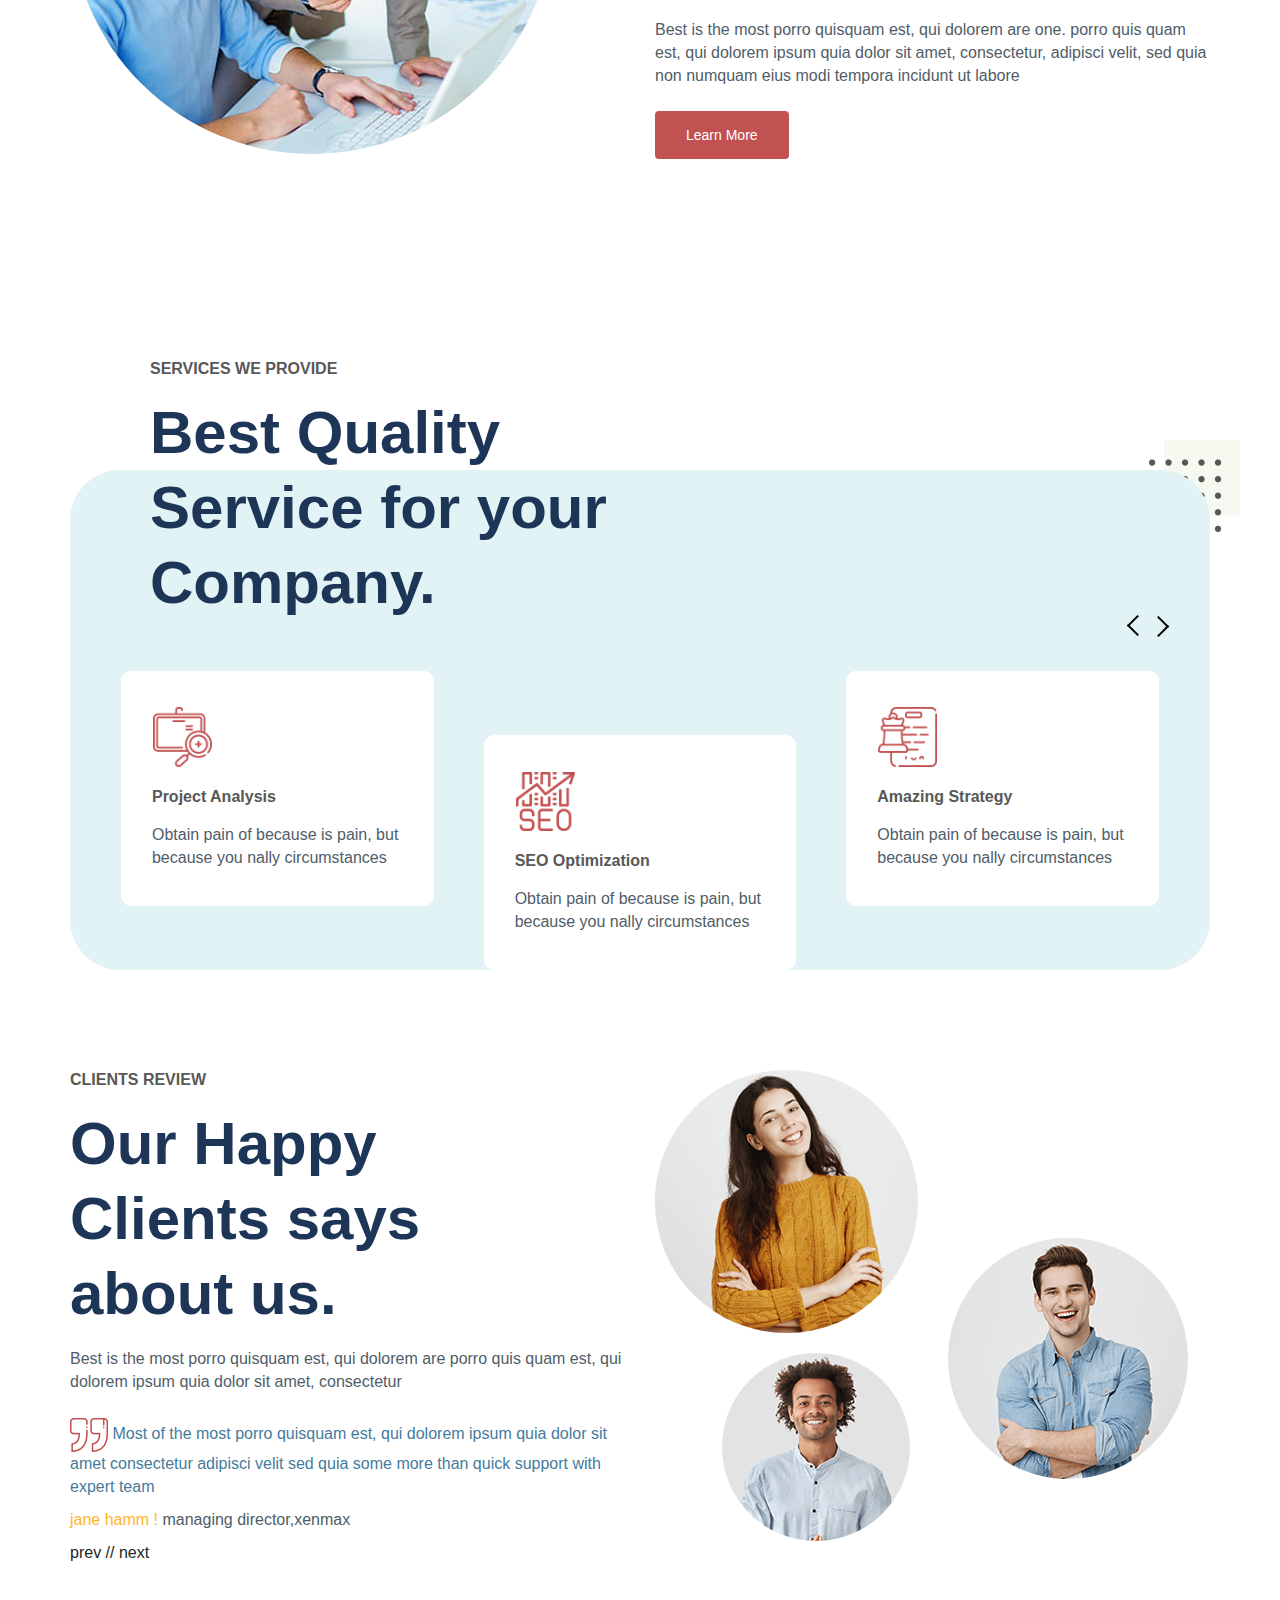
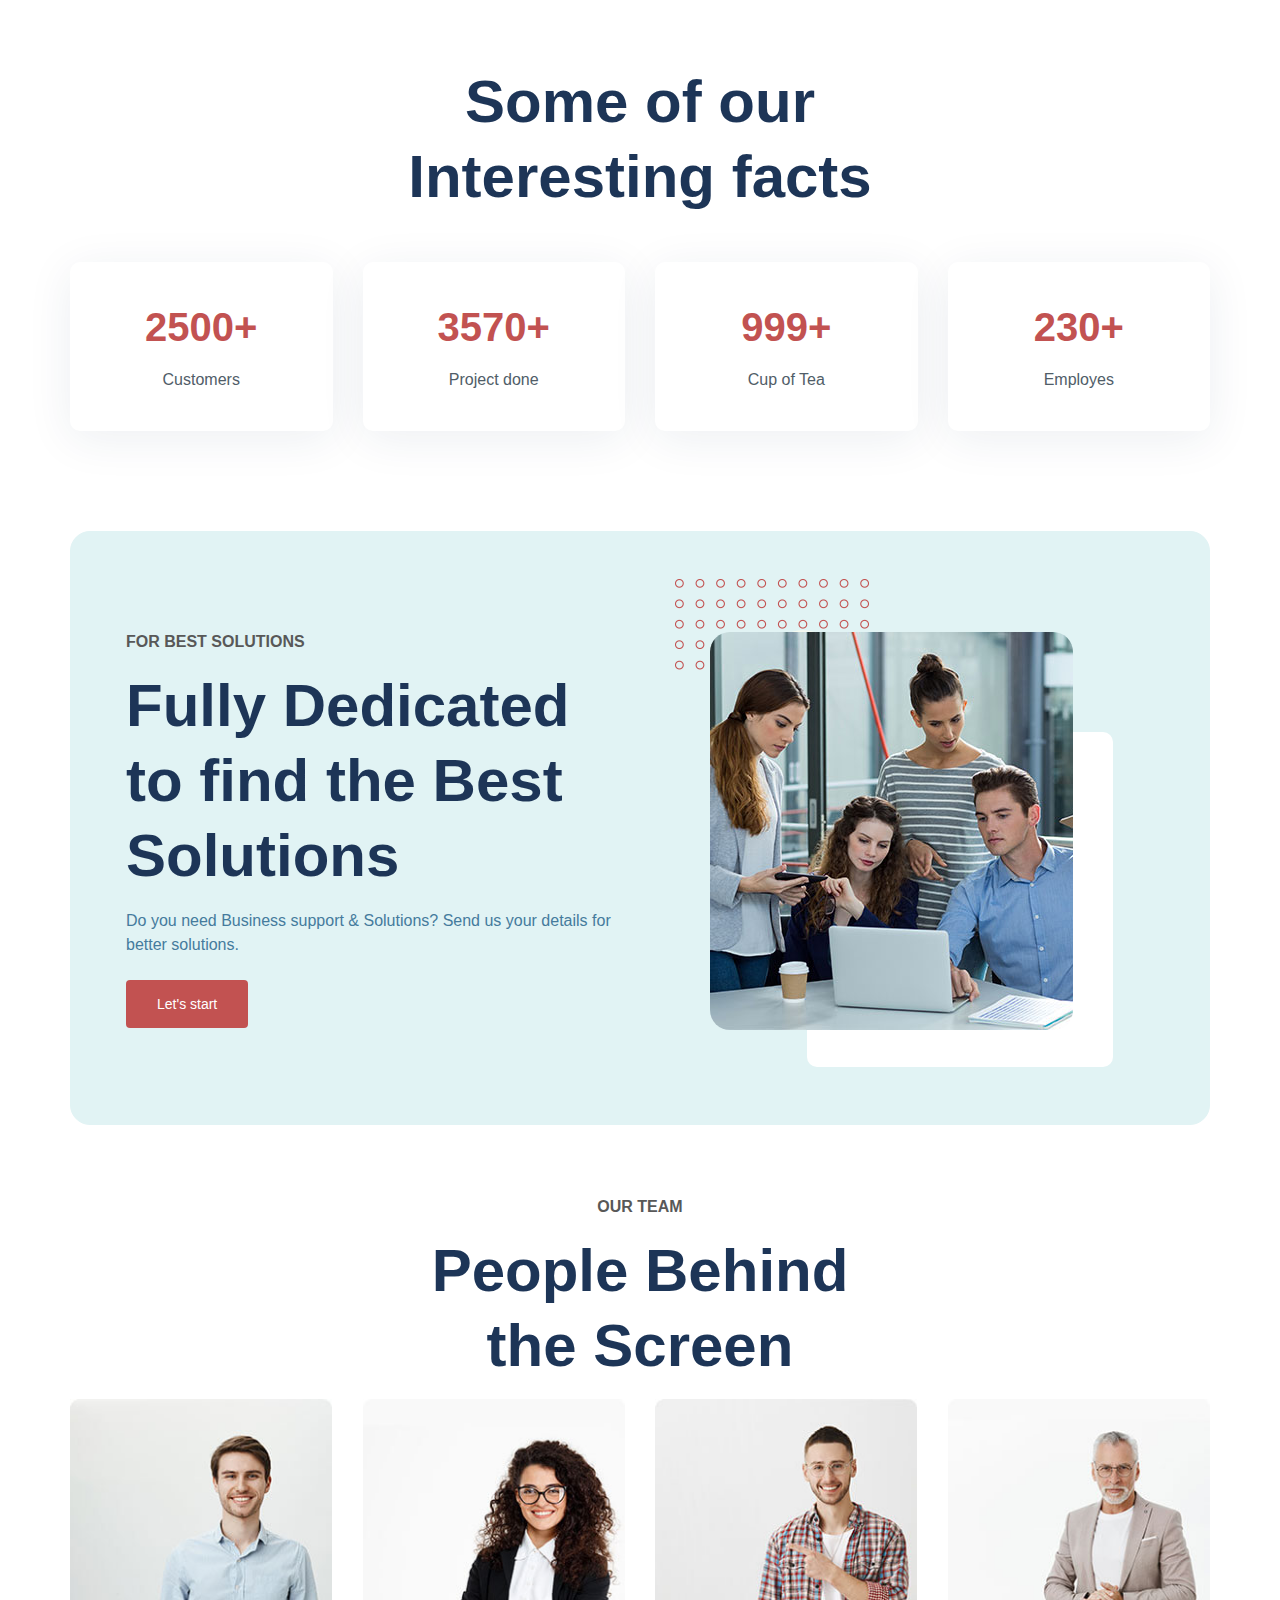
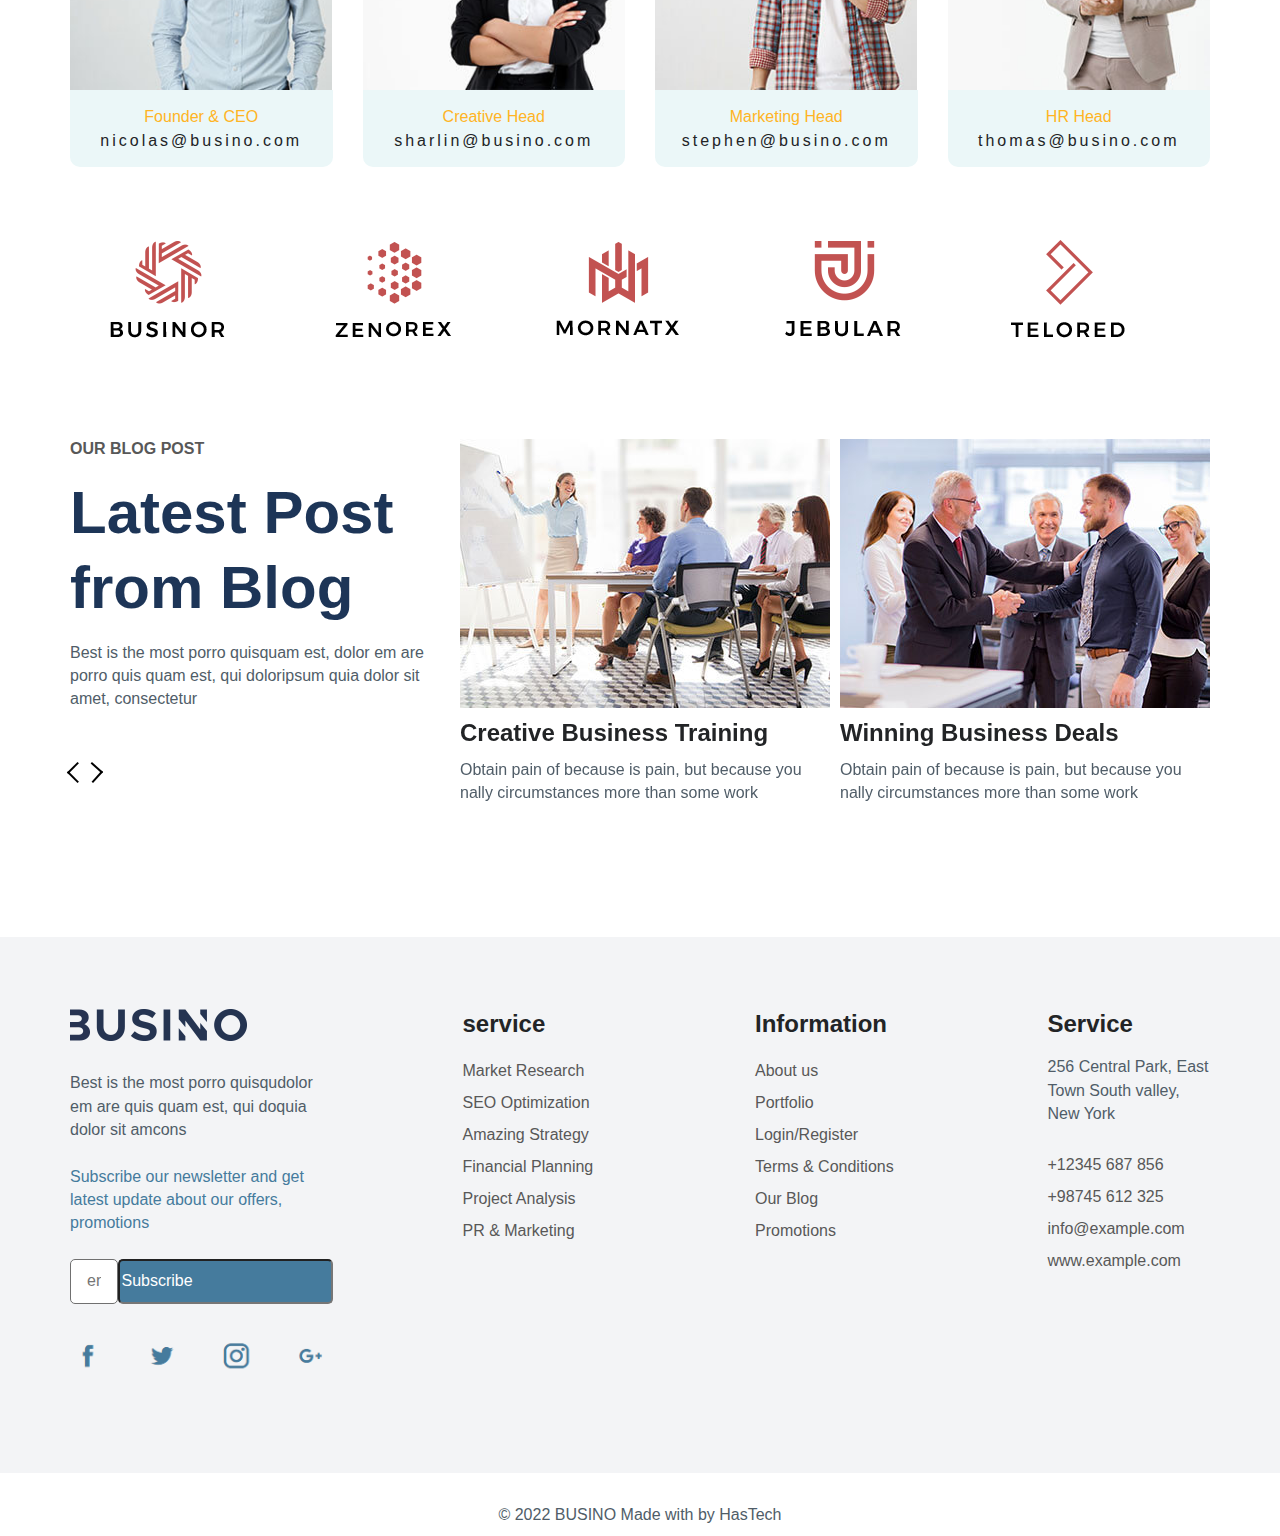
<file: buniso/index.html>
<!DOCTYPE html>
<html lang="en">
  <head>
    <meta charset="UTF-8" />
    <meta http-equiv="X-UA-Compatible" content="IE=edge" />
    <meta name="viewport" content="width=device-width, initial-scale=1.0" />
    <title>busino</title>
    <link rel="stylesheet" href="css/style.css" />
    <link rel="stylesheet" href="css/owl.carousel.min.css" />
    <link rel="stylesheet" href="css/owl.theme.default.min.css" />
  </head>

  <body>
    <div id="wrapper">
      <header class="site-header">
        <div class="wrap header--wrap">
          <div class="site-logo">
            <img src="image/logo (1).png" alt="loading" />
          </div>
          <nav class="navbar al">
            <ul>
              <li><a href="index.html">home</a></li>
              <li>
                <a href="#">services 🠻</a>
                <ul class="sub-menu">
                  <li><a href="#">Services</a></li>
                  <li><a href="#">Single Services</a></li>
                  <li><a href="#">Single Services</a></li>
                  <li><a href="#">Single Services</a></li>
                  <li><a href="#">Single Services</a></li>
                </ul>
              </li>
              <li>
                <a href="#">portfolio 🠻</a>
                <ul class="sub-menu">
                  <li><a href="#">Portfolio</a></li>
                  <li><a href="#">Portfolio Details</a></li>
                </ul>
              </li>
              <li>
                <a href="#">blog 🠻</a>
                <ul class="sub-menu">
                  <li><a href="#">Blog Grid</a></li>
                  <li><a href="#">Blog Right Sidebar</a></li>
                  <li><a href="#">Blog Left Sidebar</a></li>
                  <li><a href="#">Blog Details</a></li>
                </ul>
              </li>
              <li>
                <a href="#">other 🠻</a>
                <ul class="sub-menu">
                  <li><a href="#">About</a></li>
                  <li><a href="#">FAQ</a></li>
                  <li><a href="#">Privacy Policy</a></li>
                  <li><a href="#">Terms & Condition</a></li>
                </ul>
              </li>
              <li><a href="#">contact</a></li>
            </ul>
          </nav>
        </div>
      </header>
      <main class="site-main">
        <section class="section section--hero">
          <div class="wrap">
            <div class="row mt-72">
              <div class="col-7">
                <h1>Together we Explore your Business</h1>
                <a href="index.html" class="btn">Get started</a>
              </div>
              <div class="col-5">
                <div class="slider-logo">
                  <span class="hero-background"></span>
                  <div class="slider-hero">
                    <img src="image/slider-hero.png" alt="loading" />
                  </div>
                  <img src="image/shape-1.png" alt="loading" class="shap-1" />
                  <img src="image/shape-2.png" alt="loading" class="shap-2" />
                </div>
              </div>
            </div>
          </div>
        </section>
        <section class="section section-feature">
          <div class="wrap">
            <div class="feature-icon">
              <div class="row">
                <div class="col-3">
                  <div class="feature">
                    <img src="image/icon-1.png" alt="loading" />
                  </div>
                  <h5 class="mt-30">Expert Team</h5>
                  <p>Talnted People</p>
                </div>
                <div class="col-3">
                  <div class="feature">
                    <img src="image/icon-2.png" alt="loading" />
                  </div>
                  <h5 class="mt-30">Business Plan</h5>
                  <p>Business Strategy</p>
                </div>
                <div class="col-3">
                  <div class="feature">
                    <img src="image/icon-3.png" alt="loading" />
                  </div>
                  <h5 class="mt-30">Intime Service</h5>
                  <p>Talnted People</p>
                </div>
                <div class="col-3">
                  <div class="feature">
                    <img src="image/icon-4.png" alt="loading" />
                  </div>
                  <h5 class="mt-30">Quick Support</h5>
                  <p>Responsible People</p>
                </div>
              </div>
            </div>
          </div>
        </section>
        <section class="section section-about">
          <div class="wrap">
            <div class="row">
              <div class="col-6">
                <img src="image/about.jpg" alt="loading" class="about-image" />
              </div>
              <div class="col-6">
                <div class="about-text">
                  <h6>MEET GAMER TEAM</h6>
                  <h2>Best & Creative Agency for your Company.</h2>
                  <p class="text-dark">
                    Most of the most porro quisquam est, qui dolorem are one.
                    ipsum quia dolor sit amet consectetur adipisci velit sed
                    quia.
                  </p>
                  <p>
                    Best is the most porro quisquam est, qui dolorem are one.
                    porro quis quam est, qui dolorem ipsum quia dolor sit amet,
                    consectetur, adipisci velit, sed quia non numquam eius modi
                    tempora incidunt ut labore
                  </p>
                  <a href="index.html" class="btn">Learn More</a>
                </div>
              </div>
            </div>
          </div>
        </section>
        <section class="section section-inner">
          <div class="wrap">
            <div class="inner-title">
              <h6>SERVICES WE PROVIDE</h6>
              <h2 class="mb-0">
                Best Quality <br />Service for your <br />Company.
              </h2>
            </div>
            <div class="iner-shap">
              <img src="image/shape-3.png" alt="loading" />
            </div>
            <div class="icon-blog">
              <div class="slider-1 owl-carousel owl-theme ml-auto mr-auto">
                <div class="icon-blog1">
                  <img src="image/icon-5.png" alt="loading" />
                  <h6>Project Analysis</h6>
                  <p>
                    Obtain pain of because is pain, but because you nally
                    circumstances
                  </p>
                </div>
                <div class="icon-blog1 mt-64">
                  <img src="image/icon-6.png" alt="loading" />
                  <h6>SEO Optimization</h6>
                  <p>
                    Obtain pain of because is pain, but because you nally
                    circumstances
                  </p>
                </div>
                <div class="icon-blog1">
                  <img src="image/icon-7.png" alt="loading" />
                  <h6>Amazing Strategy</h6>
                  <p>
                    Obtain pain of because is pain, but because you nally
                    circumstances
                  </p>
                </div>
                <div class="icon-blog1">
                  <img src="image/icon-8.png" alt="loading" />
                  <h6>Market Research</h6>
                  <p>
                    Obtain pain of because is pain, but because you nally
                    circumstances
                  </p>
                </div>
                <div class="icon-blog1 mt-64">
                  <img src="image/icon-8.png" alt="loading" />
                  <h6>Market Research</h6>
                  <p>
                    Obtain pain of because is pain, but because you nally
                    circumstances
                  </p>
                </div>
              </div>
            </div>
          </div>
        </section>
        <section class="section-clint">
          <div class="wrap">
            <div class="row">
              <div class="col-6">
                <h6>CLIENTS REVIEW</h6>
                <h2>
                  Our Happy<br />
                  Clients says <br />about us.
                </h2>
                <p>
                  Best is the most porro quisquam est, qui dolorem are porro
                  quis quam est, qui dolorem ipsum quia dolor sit amet,
                  consectetur
                </p>
                <p class="text-dark mb-10">
                  <img src="image/quote.png" alt="loading" /> Most of the most
                  porro quisquam est, qui dolorem ipsum quia dolor sit amet
                  consectetur adipisci velit sed quia some more than quick
                  support with expert team
                </p>
                <p class="mb-10">
                  <span class="text-yellow">jane hamm !</span>&nbsp;managing
                  director,xenmax
                </p>
                <p><a href="# ">prev // next</a></p>
              </div>
              <div class="col-3">
                <div class="clint-image">
                  <img
                    src="image/client-1.png "
                    alt="loading "
                    class="clint-1"
                  />

                  <img
                    src="image/client-3.png "
                    alt="loading "
                    class="clint-3"
                  />
                </div>
              </div>
              <div class="col-3">
                <div class="clint-image">
                  <img
                    src="image/client-2.png "
                    alt="loading "
                    class="clint-2"
                  />
                </div>
              </div>
            </div>
          </div>
        </section>
        <section class="section section-title text-center">
          <div class="wrap">
            <h2>Some of our <br />Interesting facts</h2>
            <div class="title-blog mt-48">
              <div class="row">
                <div class="col-3">
                  <div class="title-blog1">
                    <h2>
                      <span class="counter" data-target="2500">2500</span>+
                    </h2>
                    <p>Customers</p>
                  </div>
                </div>
                <div class="col-3">
                  <div class="title-blog1">
                    <h2>
                      <span class="counter" data-target="3570">3570</span>+
                    </h2>
                    <p>Project done</p>
                  </div>
                </div>
                <div class="col-3">
                  <div class="title-blog1">
                    <h2><span class="counter" data-target="999">999</span>+</h2>
                    <p>Cup of Tea</p>
                  </div>
                </div>
                <div class="col-3">
                  <div class="title-blog1">
                    <h2><span class="counter" data-target="230">230</span>+</h2>
                    <p>Employes</p>
                  </div>
                </div>
              </div>
            </div>
          </div>
        </section>
        <section class="section-background">
          <div class="wrap">
            <div class="background-color">
              <div class="row">
                <div class="col-6">
                  <div class="clint-details">
                    <h6>FOR BEST SOLUTIONS</h6>
                    <h2>Fully Dedicated to find the Best Solutions</h2>
                    <p class="text-dark">
                      Do you need Business support & Solutions? Send us your
                      details for better solutions.
                    </p>
                    <a href="index.html " class="btn mb-24">Let's start</a>
                  </div>
                </div>
                <div class="col-6">
                  <div class="solution-image">
                    <img
                      src="image/shape-4.png "
                      alt="loading "
                      class="shap-4"
                    />
                    <img
                      src="image/call-to-action.jpg "
                      alt="loading "
                      class="call-image"
                    />
                    <span class="solution-background"></span>
                  </div>
                </div>
              </div>
            </div>
          </div>
        </section>
        <section class="section-behind text-center mt-72">
          <div class="wrap">
            <div class="team-title">
              <h6>OUR TEAM</h6>
              <h2>
                People Behind<br />
                the Screen
              </h2>
            </div>
            <div class="row">
              <div class="col-3">
                <div class="team">
                  <img src="image/team-1.jpg " alt="loading " />
                  <div class="team-contact">
                    <p class="mb-0 text-yellow">Founder & CEO</p>
                    <a href="index.html ">nicolas@busino.com</a>
                  </div>
                </div>
              </div>
              <div class="col-3">
                <div class="team">
                  <img src="image/team-2.jpg " alt="loading " />
                  <div class="team-contact">
                    <p class="mb-0 text-yellow">Creative Head</p>
                    <a href="index.html ">sharlin@busino.com</a>
                  </div>
                </div>
              </div>
              <div class="col-3">
                <div class="team">
                  <img src="image/team-3.jpg " alt="loading " />
                  <div class="team-contact">
                    <p class="mb-0 text-yellow">Marketing Head</p>
                    <a href="index.html ">stephen@busino.com</a>
                  </div>
                </div>
              </div>
              <div class="col-3">
                <div class="team">
                  <img src="image/team-4.jpg " alt="loading " />
                  <div class="team-contact">
                    <p class="mb-0 text-yellow">HR Head</p>
                    <a href="index.html ">thomas@busino.com</a>
                  </div>
                </div>
              </div>
            </div>
          </div>
        </section>
        <section class="section-branding mt-72">
          <div class="wrap">
            <div class="row">
              <div class="branding-image">
                <img src="image/brand-1.png " alt="loading " />
              </div>
              <div class="branding-image">
                <img src="image/brand-2.png " alt="loading " />
              </div>
              <div class="branding-image">
                <img src="image/brand-3.png " alt="loading " />
              </div>
              <div class="branding-image">
                <img src="image/brand-4.png " alt="loading " />
              </div>
              <div class="branding-image">
                <img src="image/brand-5.png " alt="loading " />
              </div>
            </div>
          </div>
        </section>
        <section class="section section-post">
          <div class="wrap">
            <div class="row">
              <div class="col-4">
                <h6>OUR BLOG POST</h6>
                <h2>Latest Post from Blog</h2>
                <p>
                  Best is the most porro quisquam est, dolor em are porro quis
                  quam est, qui doloripsum quia dolor sit amet, consectetur
                </p>
              </div>
              <div class="col-8">
                <div class="slider-2 owl-carousel owl-theme">
                  <div class=" ">
                    <img src="image/blog-1.jpg " alt="loading " class="mb-10" />
                    <h5 class="mb-10">
                      <a href="index.html ">Creative Business Training</a>
                    </h5>
                    <p>
                      Obtain pain of because is pain, but because you nally
                      circumstances more than some work
                    </p>
                  </div>
                  <div class=" ">
                    <!--   -->
                    <img
                      src="image/blog-2.jpg "
                      alt="loading "
                      class="mb-10 slider"
                    />
                    <h5 class="mb-10">
                      <a href="index.html ">Winning Business Deals</a>
                    </h5>
                    <p>
                      Obtain pain of because is pain, but because you nally
                      circumstances more than some work
                    </p>
                  </div>
                  <div class=" ">
                    <img src="image/blog-1.jpg " alt="loading " class="mb-10" />
                    <h5 class="mb-10">
                      <a href="index.html ">Creative Business Training</a>
                    </h5>
                    <p>
                      Obtain pain of because is pain, but because you nally
                      circumstances more than some work
                    </p>
                  </div>
                  <div class=" ">
                    <!--   -->
                    <img
                      src="image/blog-2.jpg "
                      alt="loading "
                      class="mb-10 slider"
                    />
                    <h5 class="mb-10">
                      <a href="index.html ">Winning Business Deals</a>
                    </h5>
                    <p>
                      Obtain pain of because is pain, but because you nally
                      circumstances more than some work
                    </p>
                  </div>
                </div>
              </div>
            </div>
          </div>
        </section>
      </main>
      <footer class="site-footer">
        <div class="wrap">
          <div class="row">
            <div class="col-3">
              <div class="text mt-72 mb-100">
                <img src="image/logo.png " alt="loading " />
                <p class="mt-30">
                  Best is the most porro quisqudolor em are quis quam est, qui
                  doquia dolor sit amcons
                </p>
                <p class="text-dark">
                  Subscribe our newsletter and get latest update about our
                  offers, promotions
                </p>
                <form action=" " method="post " class="flex">
                  <input
                    type="text "
                    placeholder="enter your mail "
                    class="form-control"
                  />
                  <input
                    type="submit "
                    class="btn--yellow"
                    value="Subscribe "
                  />
                </form>
                <img
                  src="image/social media.png "
                  alt="loading "
                  class="mt-30"
                />
              </div>
            </div>
            <div class="col-3">
              <div class="service mt-72">
                <h5>service</h5>
                <ul>
                  <li><a href="# ">Market Research</a></li>
                  <li><a href="# ">SEO Optimization</a></li>
                  <li><a href="# ">Amazing Strategy</a></li>
                  <li><a href="# ">Financial Planning</a></li>
                  <li><a href="# ">Project Analysis</a></li>
                  <li><a href="# ">PR & Marketing</a></li>
                </ul>
              </div>
            </div>
            <div class="col-3">
              <div class="service mt-72">
                <h5>Information</h5>
                <ul>
                  <li><a href="# ">About us</a></li>
                  <li><a href="# ">Portfolio</a></li>
                  <li><a href="# ">Login/Register</a></li>
                  <li><a href="# ">Terms & Conditions</a></li>
                  <li><a href="# ">Our Blog</a></li>
                  <li><a href="# ">Promotions</a></li>
                </ul>
              </div>
            </div>
            <div class="col-3">
              <div class="service mt-72">
                <h5>Service</h5>
                <ul>
                  <p>256 Central Park, East Town South valley, New York</p>
                  <li>
                    <a href="# ">+12345 687 856</a>
                  </li>
                  <li>
                    <a href="# ">+98745 612 325</a>
                  </li>
                  <li>
                    <a href="# ">info@example.com</a>
                  </li>
                  <li>
                    <a href="# ">www.example.com</a>
                  </li>
                </ul>
              </div>
            </div>
          </div>
        </div>
        <div class="scrolltop">
          <a href="# " class="scrollToTop"
            ><img src="image/up-arrow-svgrepo-com.svg" alt=" "
          /></a>
        </div>
      </footer>
      <div class="text-center mt-30 mb-10">
        <p>© 2022 BUSINO Made with by HasTech</p>
      </div>
    </div>
    <script src="js/jquery-3.7.0.min.js "></script>
    <script src="js/owl.carousel.min.js "></script>
    <script src="js/script.js "></script>
    <script src="js/jquery.countup.js "></script>
  </body>
</html>
</file>
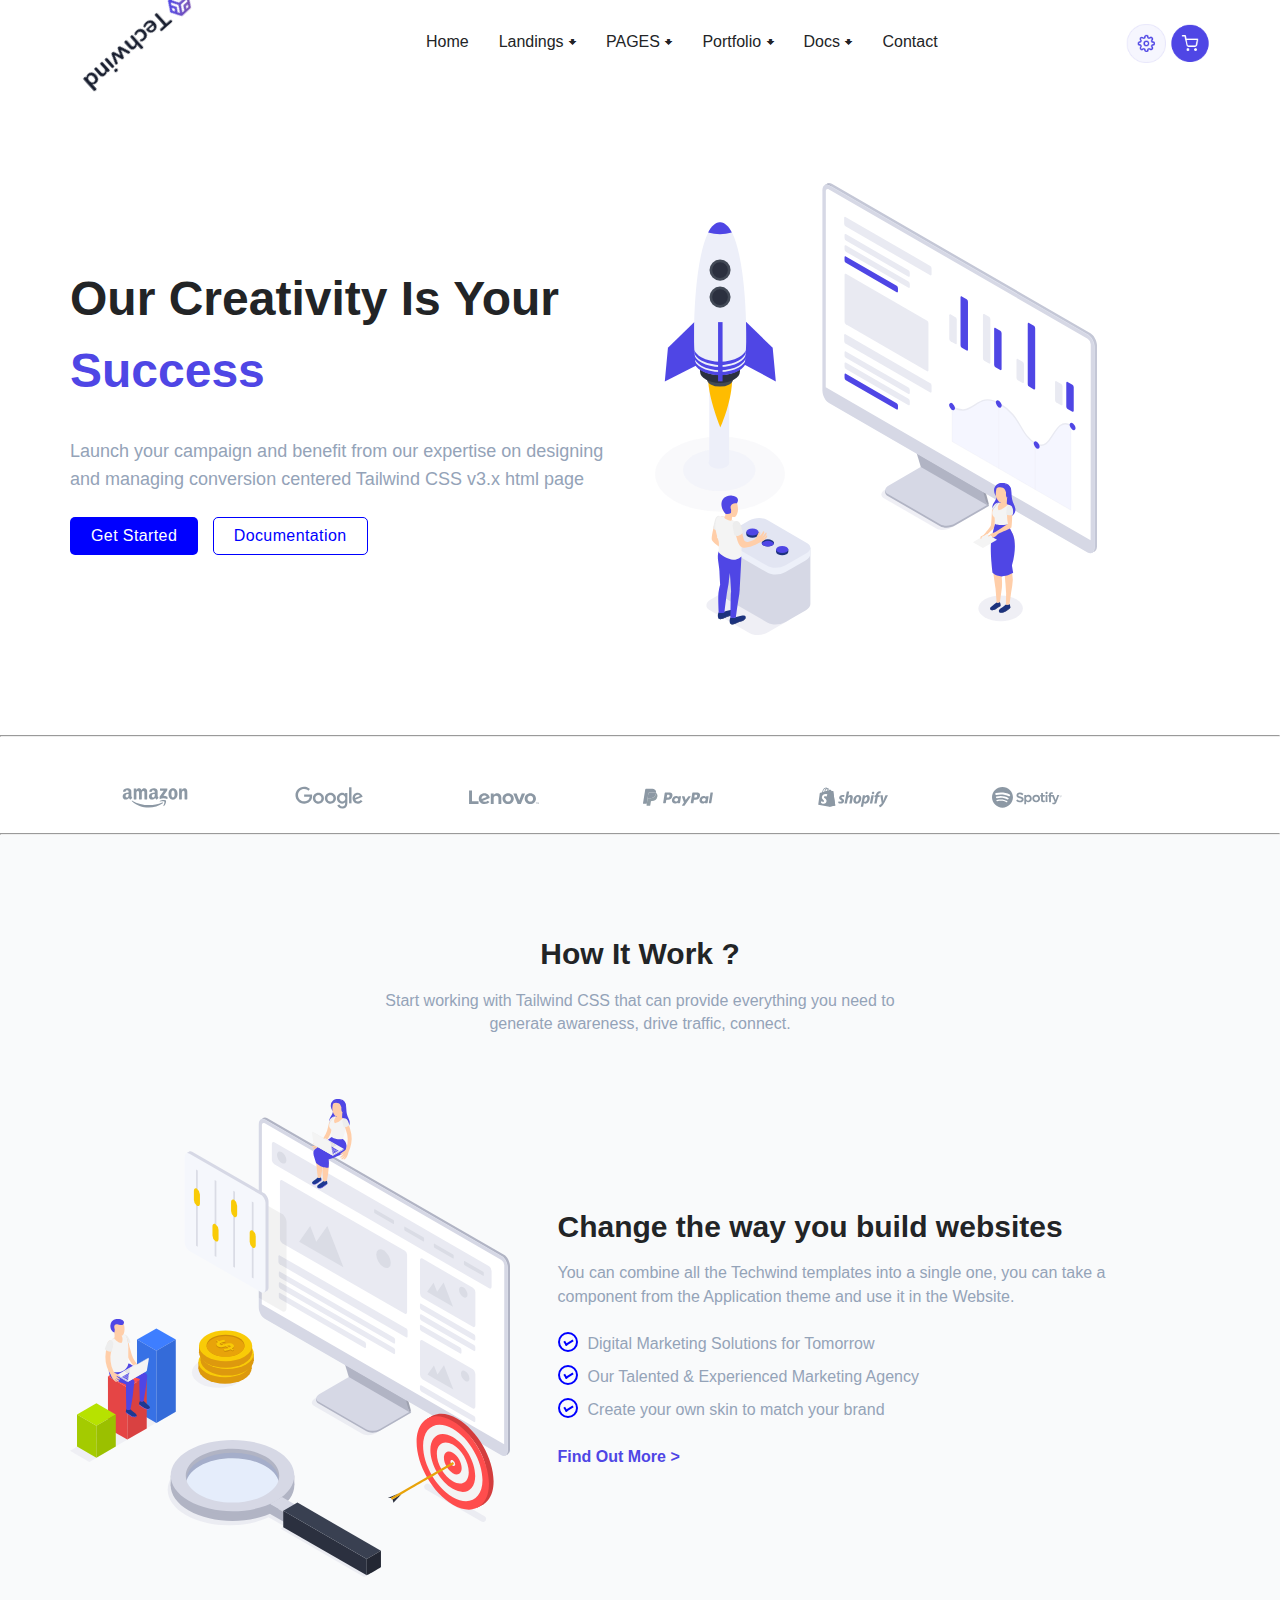
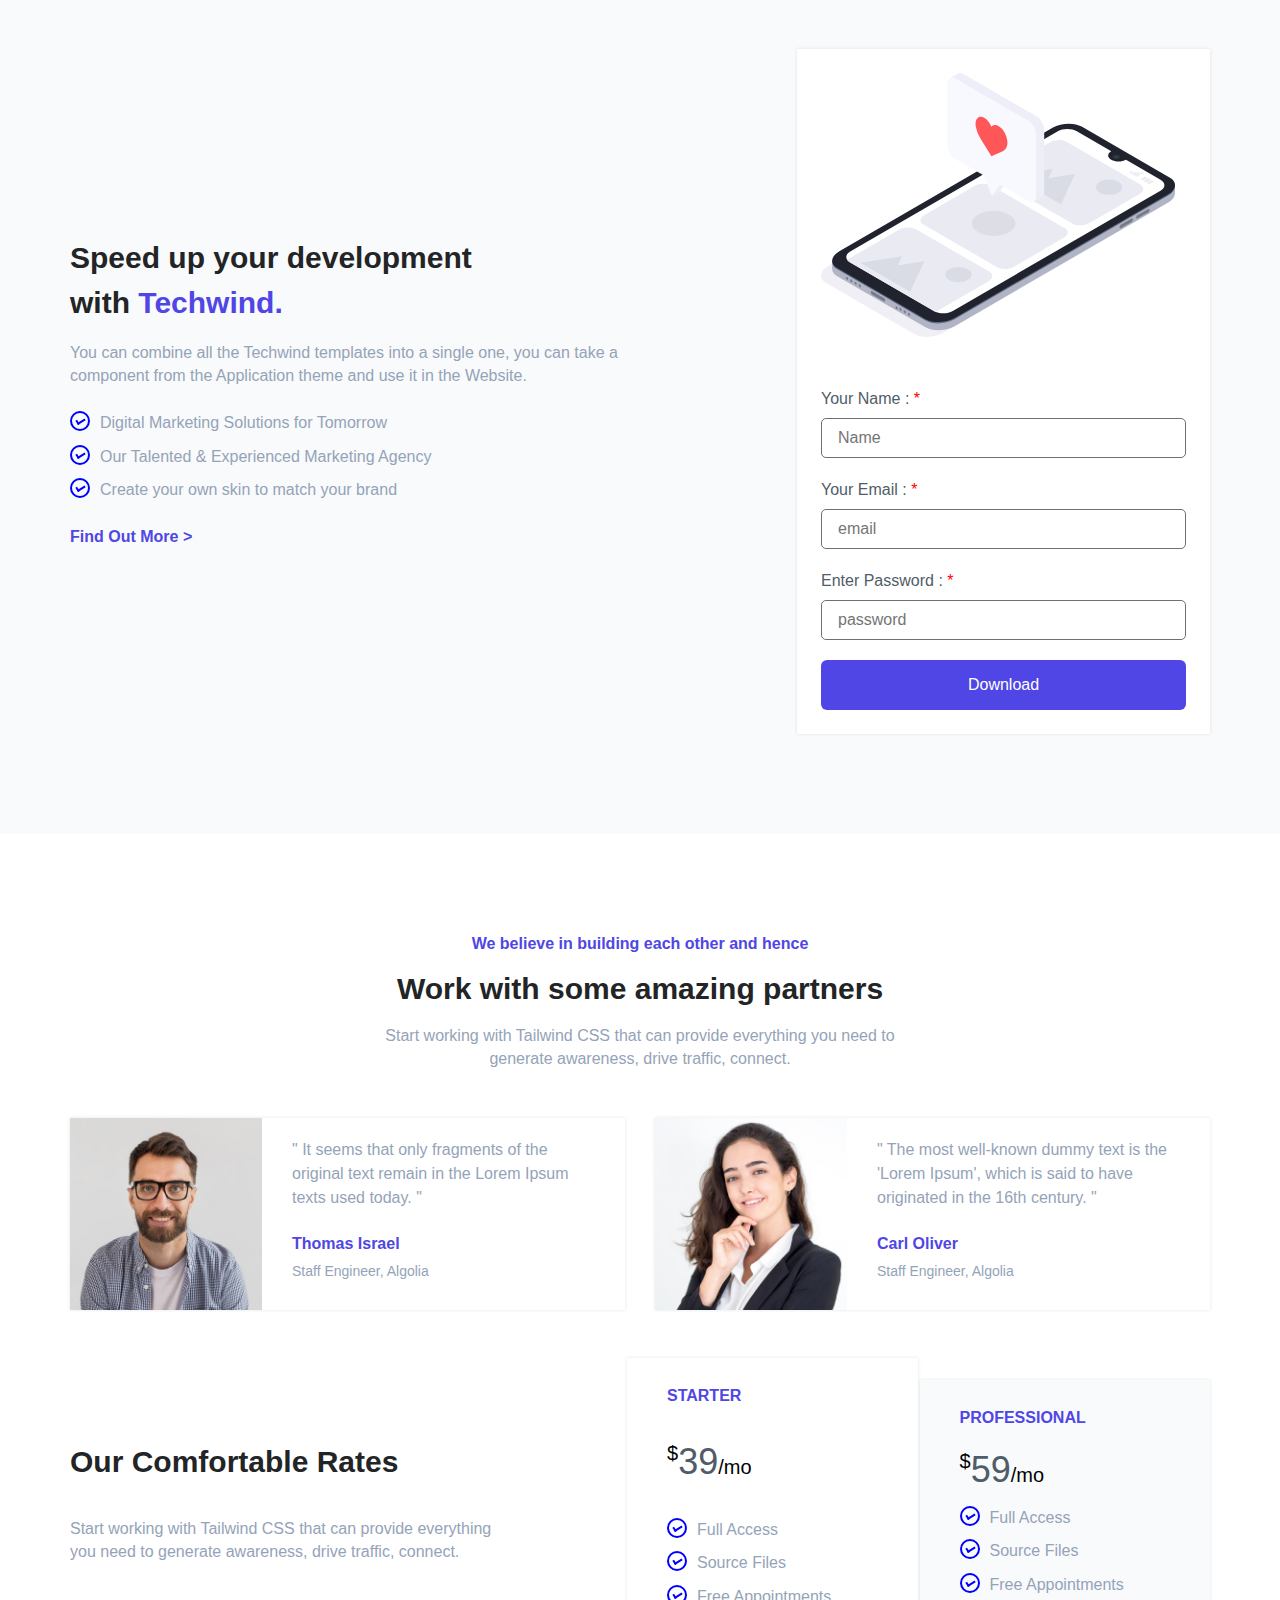
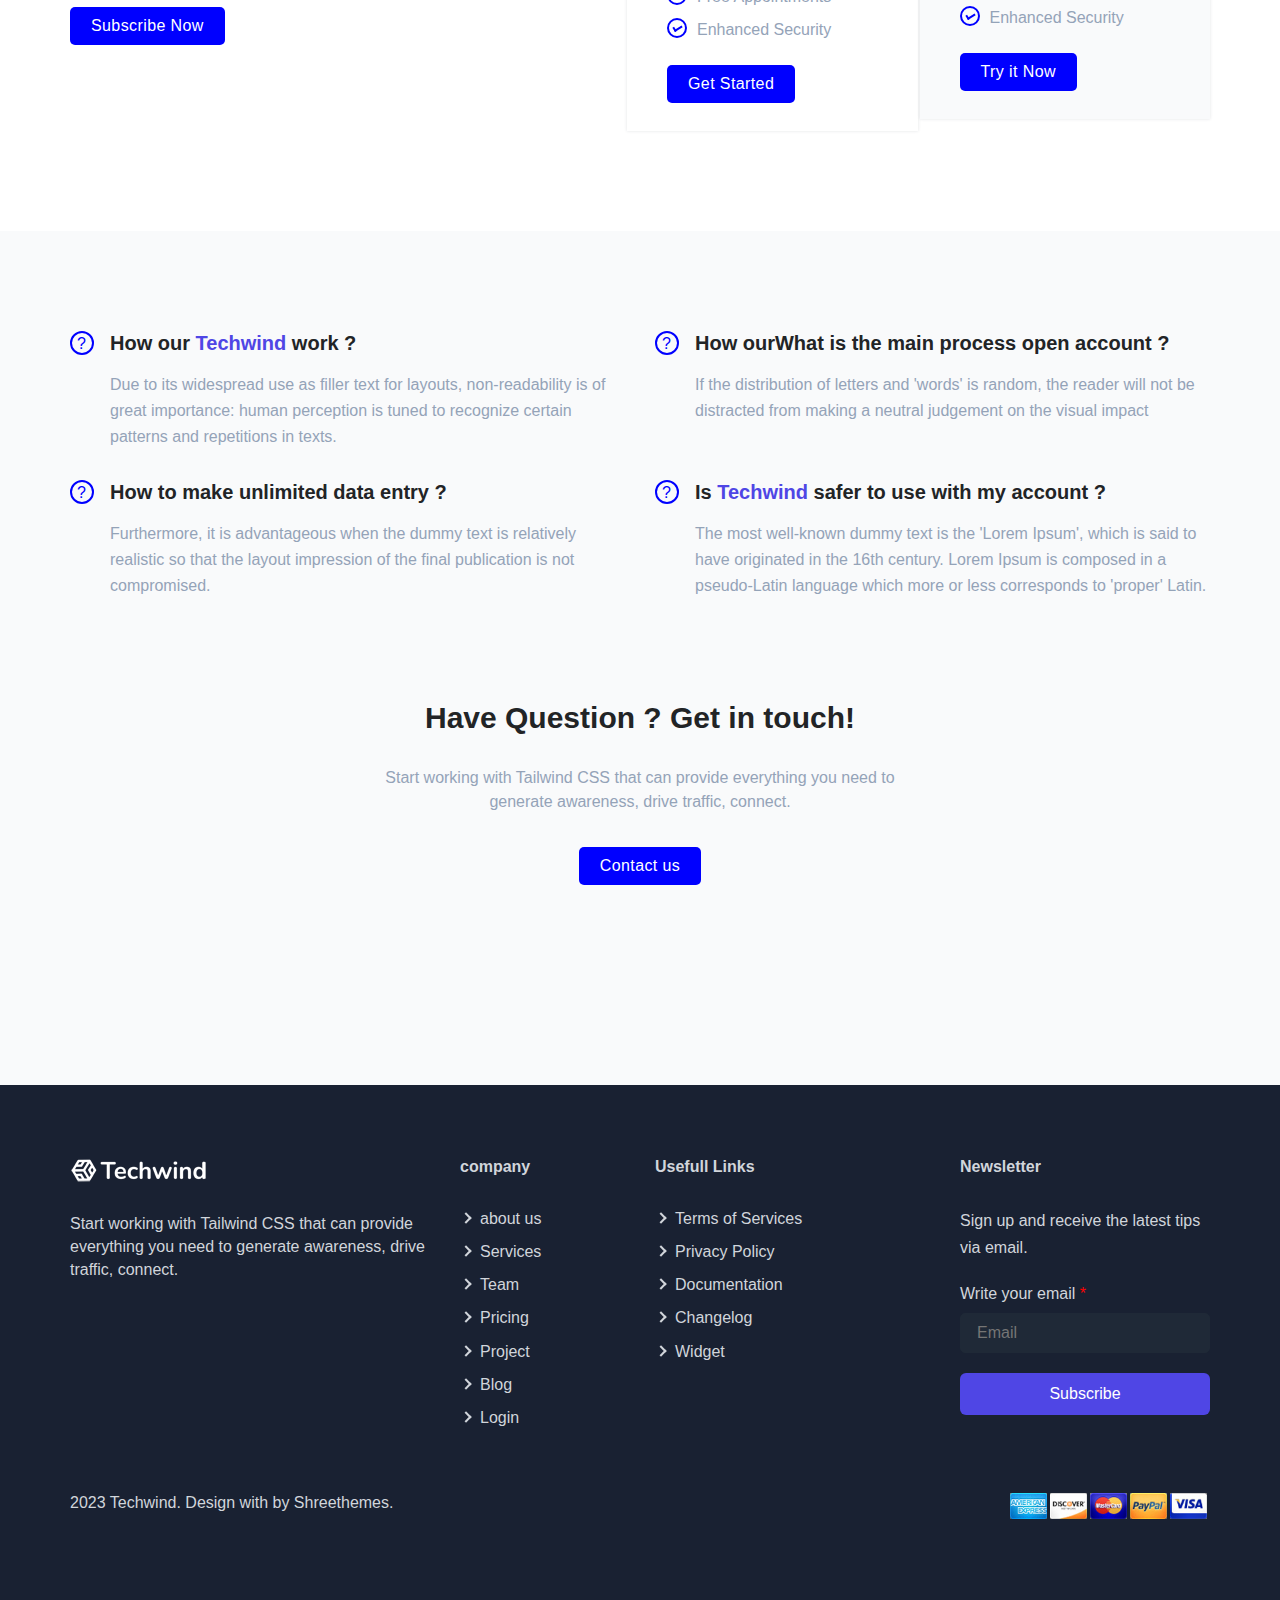
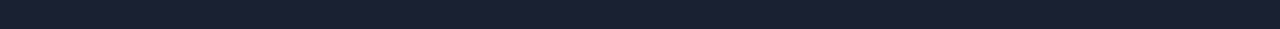
<file: techwide/index.html>
<!DOCTYPE html>
<html lang="en">
  <head>
    <meta charset="UTF-8" />
    <meta name="viewport" content="width=device-width, initial-scale=1.0" />
    <title>Document</title>
    <link rel="stylesheet" href="css/style.css" />
    <link
      rel="stylesheet"
      href="https://cdnjs.cloudflare.com/ajax/libs/font-awesome/6.4.0/css/all.min.css"
    />
  </head>

  <body>
    <div id="wrapper">
      <header class="site-header">
        <div class="wrap header--wrap">
          <div class="site__logo">
            <a href="#"><img src="image/logo-dark.png" alt="loading" /></a>
          </div>
          <nav class="navbar">
            <ul>
              <li><a href="#">Home</a></li>
              <li>
                <a href="#">Landings 🠻 </a>
                <div class="mega-menu">
                  <ul>
                    <li><a href="#">Saas </a></li>
                    <li><a href="#">Classic Saas </a></li>
                    <li><a href="#">Modern Saas </a></li>
                    <li><a href="#">Application</a></li>
                    <li><a href="#">Classic App </a></li>
                    <li><a href="#">Smartwatch</a></li>
                    <li><a href="#">Marketing</a></li>
                    <li><a href="#"> SEO Agency </a></li>
                    <li><a href="#">Software </a></li>
                    <li><a href="#">Payments</a></li>
                    <li><a href="#">Charity </a></li>
                  </ul>
                  <ul>
                    <li><a href="#">IT Solution</a></li>
                    <li><a href="#">It Solution Two </a></li>
                    <li><a href="#">Digital Agency</a></li>
                    <li><a href="#">Restaurent</a></li>
                    <li><a href="#">Hosting</a></li>
                    <li><a href="#">NFT Marketplace </a></li>
                    <li><a href="#">Hotel & Resort</a></li>
                    <li><a href="#">Cafe </a></li>
                    <li><a href="#">Gym </a></li>
                    <li><a href="#">Yoga </a></li>
                    <li><a href="#">Spa & Salon </a></li>
                  </ul>
                  <ul>
                    <li><a href="#">Job</a></li>
                    <li><a href="#">Startup</a></li>
                    <li><a href="#">Business</a></li>
                    <li><a href="#">Corporate</a></li>
                    <li><a href="#">Corporate Two </a></li>
                    <li><a href="#">Consulting </a></li>
                    <li><a href="#">Insurance </a></li>
                    <li><a href="#">Construction </a></li>
                    <li><a href="#">Law Firm </a></li>
                    <li><a href="#">Video </a></li>
                  </ul>
                  <ul>
                    <li><a href="#">Personal</a></li>
                    <li><a href="#">Portfolio</a></li>
                    <li><a href="#">Photography </a></li>
                    <li><a href="#">Studio</a></li>
                    <li><a href="#">Co-Woriking</a></li>
                    <li><a href="#">Online Courses </a></li>
                    <li><a href="#">Event / Conference </a></li>
                    <li><a href="#">Hospital</a></li>
                    <li><a href="#">Phone Number</a></li>
                    <li><a href="#">Forums </a></li>
                  </ul>
                  <ul>
                    <li><a href="#">Shop / eCommerce </a></li>
                    <li><a href="#">Cryptocurrency </a></li>
                    <li><a href="#">Landing One </a></li>
                    <li><a href="#">Landing Two </a></li>
                    <li><a href="#">Landing Three </a></li>
                    <li><a href="#">Landing Four</a></li>
                    <li><a href="#">Service Provider</a></li>
                    <li><a href="#">Food Blog </a></li>
                    <li><a href="#">Blog </a></li>
                    <li><a href="#">Furniture </a></li>
                    <li><a href="#">Landing Five</a></li>
                  </ul>
                </div>
              </li>
              <li>
                <a href="#">PAGES 🠻</a>
                <ul class="sub-menu sub-menu-arrow">
                  <li>
                    <a href="#"> Company </a>
                    <ul class="sub-menu">
                      <li><a href="#"> About Us</a></li>
                      <li><a href="#">Services</a></li>
                      <li><a href="#"> Team</a></li>
                      <li><a href="#">Pricing</a></li>
                      <li><a href="#">Testimonial </a></li>
                    </ul>
                  </li>
                  <li>
                    <a href="#">Accounts</a>
                    <ul class="sub-menu">
                      <li><a href="#">User Profile</a></li>
                      <li><a href="#">Billing</a></li>
                      <li><a href="#">Payment</a></li>
                      <li><a href="#">Invoice</a></li>
                      <li><a href="#">Social</a></li>
                      <li><a href="#">Notification</a></li>
                    </ul>
                  </li>
                  <li>
                    <a href="#">Real Estate</a>
                    <ul class="sub-menu">
                      <li><a href="#">Listing</a></li>
                      <li><a href="#">Property Detail</a></li>
                    </ul>
                  </li>
                  <li>
                    <a href="#">Courses </a>
                    <ul class="sub-menu">
                      <li><a href="#">Course Listing</a></li>
                      <li><a href="#">Course Detail</a></li>
                    </ul>
                  </li>
                  <li>
                    <a href="#">NFT Market </a>
                    <ul class="sub-menu">
                      <li><a href="#">Explore</a></li>
                      <li><a href="#">Auction</a></li>
                      <li>
                        <a href="#"> Creator </a>
                        <ul class="sub-menu">
                          <li><a href="#">Creators</a></li>
                          <li><a href="#">Creator Profile </a></li>
                          <li><a href="#">Profile Edit</a></li>
                        </ul>
                      </li>
                      <li><a href="#">Wallet</a></li>
                      <li><a href="#">Create NFT</a></li>
                      <li><a href="#">Single NFT</a></li>
                    </ul>
                  </li>
                  <li>
                    <a href="#">eCommerce</a>
                    <ul class="sub-menu">
                      <li><a href="#">Product Grid</a></li>
                      <li><a href="#">Product Grid Two</a></li>
                      <li><a href="#">Product Detail</a></li>
                      <li><a href="#">Shop Cart</a></li>
                      <li><a href="#">Checkout</a></li>
                      <li><a href="#">My Account</a></li>
                    </ul>
                  </li>
                  <li>
                    <a href="#">Photography</a>
                    <ul class="sub-menu">
                      <li><a href="#">About Us</a></li>
                      <li><a href="#">Portfolio</a></li>
                    </ul>
                  </li>
                  <li>
                    <a href="#">Job/Careers</a>
                    <ul class="sub-menu">
                      <li><a href="#">All Jobs</a></li>
                      <li><a href="#">Job Detail</a></li>
                      <li><a href="#">Job Apply</a></li>
                      <li><a href="#">Job Post </a></li>
                      <li><a href="#">Job Career </a></li>
                      <li><a href="#">Job Candidates</a></li>
                      <li><a href="#">Candidate Detail</a></li>
                      <li><a href="#">All Companies</a></li>
                      <li><a href="#">Company Detail</a></li>
                    </ul>
                  </li>
                  <li>
                    <a href="#">Forums</a>
                    <ul class="sub-menu">
                      <li><a href="#">Forum Topic</a></li>
                      <li><a href="#">Forum Comments</a></li>
                    </ul>
                  </li>
                  <li>
                    <a href="#">Helpcenter</a>
                    <ul class="sub-menu">
                      <li><a href="#">Overview</a></li>
                      <li><a href="#">FAQs</a></li>
                      <li><a href="#">Guides</a></li>
                      <li><a href="#">Support</a></li>
                    </ul>
                  </li>
                  <li>
                    <a href="#">Blog</a>
                    <ul class="sub-menu">
                      <li><a href="#">Blogs</a></li>
                      <li><a href="#">Blogs & Sidebar</a></li>
                      <li><a href="#">Blog Detail</a></li>
                    </ul>
                  </li>
                  <li>
                    <a href="#">Email Template</a>
                    <ul class="sub-menu">
                      <li><a href="#"> Email Template</a></li>
                      <li><a href="#">Reset Password</a></li>
                      <li><a href="#">Alert</a></li>
                      <li><a href="#">Invoice</a></li>
                    </ul>
                  </li>
                  <li>
                    <a href="#">Auth Pages</a>
                    <ul class="sub-menu">
                      <li><a href="#">Login</a></li>
                      <li><a href="#">Signup</a></li>
                      <li><a href="#">Reset Password</a></li>
                      <li><a href="#">Lock Screen</a></li>
                    </ul>
                  </li>
                  <li>
                    <a href="#">Utility</a>
                    <ul class="sub-menu">
                      <li><a href="#">Terms of Services</a></li>
                      <li><a href="#">Privacy Policy</a></li>
                    </ul>
                  </li>
                  <li>
                    <a href="#">Special</a>
                    <ul class="sub-menu">
                      <li><a href="#">Coming Soon</a></li>
                      <li><a href="#">Maintenance</a></li>
                      <li><a href="#">Error</a></li>
                      <li><a href="#">Thank you</a></li>
                    </ul>
                  </li>
                  <li>
                    <a href="#">Contact </a>
                    <ul class="sub-menu">
                      <li><a href="#">Contact Detail</a></li>
                      <li><a href="#">Contact One</a></li>
                      <li><a href="#">Contact Two</a></li>
                    </ul>
                  </li>
                  <li>
                    <a href="#">Multi Level Menu</a>
                    <ul class="sub-menu">
                      <li><a href="#">Level 1.0</a></li>
                      <li>
                        <a href="#"> Level 2.0 </a>
                        <ul class="sub-menu">
                          <li><a href="#">Level 2.1</a></li>
                          <li><a href="#">Level 2.2</a></li>
                        </ul>
                      </li>
                    </ul>
                  </li>
                </ul>
              </li>
              <li>
                <a href="#">Portfolio 🠻</a>
                <div class="mega-menu mega-left">
                  <ul>
                    <li><a href="#" class="color">MODERN PORTFOLIO </a></li>
                    <li><a href="#">Two Column </a></li>
                    <li><a href="#">Three Column</a></li>
                    <li><a href="#">Four Column</a></li>
                    <li><a href="#">Five Column</a></li>
                    <li><a href="#">Six Column</a></li>
                  </ul>
                  <ul>
                    <li><a href="#" class="color">Classic Portfolio</a></li>
                    <li><a href="#">Two Column</a></li>
                    <li><a href="#">Three Column</a></li>
                    <li><a href="#">Four Column </a></li>
                    <li><a href="#">Five Column</a></li>
                    <li><a href="#">Six Column</a></li>
                  </ul>
                  <ul>
                    <li><a href="#" class="color">Creative Portfolio</a></li>
                    <li><a href="#">Two Column</a></li>
                    <li><a href="#">Three Column</a></li>
                    <li><a href="#">Four Column </a></li>
                    <li><a href="#">Five Column</a></li>
                    <li><a href="#">Six Column</a></li>
                  </ul>
                  <ul>
                    <li><a href="#" class="color">Masonry Portfolio</a></li>
                    <li><a href="#">Two Column</a></li>
                    <li><a href="#">Three Column</a></li>
                    <li><a href="#">Four Column </a></li>
                    <li><a href="#">Five Column</a></li>
                    <li><a href="#">Six Column</a></li>
                  </ul>
                  <ul>
                    <li><a href="#" class="color">Portfolio Detail</a></li>
                    <li><a href="#">Two Column</a></li>
                    <li><a href="#">Three Column</a></li>
                    <li><a href="#">Four Column </a></li>
                    <li><a href="#">Five Column</a></li>
                    <li><a href="#">Six Column</a></li>
                  </ul>
                </div>
              </li>
              <li>
                <a href="#">Docs 🠻</a>
                <ul class="sub-menu">
                  <li><a href="#">Documentation</a></li>
                  <li><a href="#">Changelog</a></li>
                  <li><a href="#">Widget</a></li>
                </ul>
              </li>
              <li><a href="#">Contact</a></li>
            </ul>
          </nav>
          <div class="second__navbar">
            <a href=" "><img src="image/setting-logo.png " alt="loading " /></a>
            <a href=" "><img src="image/buying-logo.png " alt="loading " /></a>
          </div>
        </div>
      </header>
      <!-- site--main -->
      <main class="site--main">
        <!-- section--hero -->
        <section class="section section--hero">
          <div class="wrap">
            <div class="row">
              <div class="col-6">
                <div class="hero__title">
                  <h4>
                    Our Creativity Is Your<br />
                    <span class="text-blue">Success</span>
                  </h4>
                  <p class="text-p mt-30">
                    Launch your campaign and benefit from our expertise on
                    designing and managing conversion centered Tailwind CSS v3.x
                    html page
                  </p>
                  <a href="# " class="btn btn--yellow">Get Started</a>
                  <a href="# " class="btn btn--yellow btn--white ml-10">
                    Documentation</a
                  >
                </div>
              </div>
              <div class="col-6">
                <div class="hero__image">
                  <img src="image/hero--img.svg " alt=" " />
                </div>
              </div>
            </div>
          </div>
        </section>
        <hr class="hr" />
        <!-- Business Partner -->
        <section class="section section--partner pt-0 pb-0">
          <div class="wrap">
            <div class="partner__image mt-48 mb-24">
              <img src="image/amazon.svg " alt="loading " />
              <img src="image/google.svg " alt="loading " />
              <img src="image/lenovo.svg " alt="loading " />
              <img src="image/paypal.svg " alt="loading " />
              <img src="image/shopify.svg " alt="loading " />
              <img src="image/spotify.svg " alt="loading " />
            </div>
          </div>
        </section>
        <hr class="hr" />
        <section class="section section--work pt-0">
          <div class="wrap">
            <div class="work__title text-center">
              <h5>How It Work ?</h5>
              <p class="text-p">
                Start working with Tailwind CSS that can provide everything you
                need to<br />
                generate awareness, drive traffic, connect.
              </p>
            </div>
            <div class="row mt-64 align-center">
              <div class="col-5">
                <div class="work__image">
                  <img src="image/SEO_SVG.svg " alt="loading " />
                </div>
              </div>
              <div class="col-6">
                <div class="work__detail">
                  <h5>Change the way you build websites</h5>

                  <p class="text-p">
                    You can combine all the Techwind templates into a single
                    one, you can take a component from the Application theme and
                    use it in the Website.
                  </p>
                  <ul class="check-list mb-24">
                    <li>Digital Marketing Solutions for Tomorrow</li>
                    <li>Our Talented & Experienced Marketing Agency</li>
                    <li>Create your own skin to match your brand</li>
                  </ul>
                  <a href="# " class="text-blue text-link">Find Out More ></a>
                </div>
              </div>
            </div>
            <div class="row mt-72 align-center">
              <div class="col-6">
                <div class="development">
                  <h5>
                    Speed up your development<br />
                    with <span class="text-blue"> Techwind.</span>
                  </h5>
                  <p class="text-p">
                    You can combine all the Techwind templates into a single
                    one, you can take a component from the Application theme and
                    use it in the Website.
                  </p>
                  <ul class="check-list mb-24">
                    <li>Digital Marketing Solutions for Tomorrow</li>
                    <li>Our Talented & Experienced Marketing Agency</li>
                    <li>Create your own skin to match your brand</li>
                  </ul>
                  <a href="# " class="text-blue text-link">Find Out More ></a>
                </div>
              </div>
              <div class="col-6">
                <div class="work__form">
                  <img src="image/Mobile_notification_SVG.svg " alt=" " />
                  <form action=" " class="mt-30">
                    <label>Your Name : <span class="text-red">*</span> </label
                    ><br />
                    <input
                      type="text "
                      placeholder="Name "
                      class="form-control"
                    />
                    <label>Your Email : <span class="text-red">*</span> </label
                    ><br />
                    <input
                      type="email "
                      placeholder="email "
                      class="form-control"
                    />
                    <label
                      >Enter Password : <span class="text-red">*</span> </label
                    ><br />
                    <input
                      type="password "
                      placeholder="password "
                      class="form-control"
                    />
                    <button class="btn btn--block">Download</button>
                  </form>
                </div>
              </div>
            </div>
          </div>
        </section>
        <!-- section--partners -->
        <section class="section section--partners">
          <div class="wrap">
            <div class="partners__title text-center">
              <h6 class="text-blue">
                We believe in building each other and hence
              </h6>
              <h5>Work with some amazing partners</h5>
              <p class="text-p">
                Start working with Tailwind CSS that can provide everything you
                need to<br />
                generate awareness, drive traffic, connect.
              </p>
            </div>
            <div class="row mt-48">
              <div class="col-6">
                <div class="partner__1 flex">
                  <img src="image/parternar.jpg " alt=" " />
                  <div class="partner__detail">
                    <p>
                      " It seems that only fragments of the original text remain
                      in the Lorem Ipsum texts used today. "
                    </p>
                    <h6>Thomas Israel</h6>
                    <span>Staff Engineer, Algolia</span>
                  </div>
                </div>
              </div>
              <div class="col-6">
                <div class="partner__1 flex">
                  <img src="image/02.jpg " alt=" " />
                  <div class="partner__detail">
                    <p>
                      " The most well-known dummy text is the 'Lorem Ipsum',
                      which is said to have originated in the 16th century. "
                    </p>
                    <h6>Carl Oliver</h6>
                    <span>Staff Engineer, Algolia</span>
                  </div>
                </div>
              </div>
            </div>
            <div class="row mt-48 align-center">
              <div class="col-5">
                <div class="partner__Rates">
                  <h5>Our Comfortable Rates</h5>
                  <p class="text-p">
                    Start working with Tailwind CSS that can provide everything
                    you need to generate awareness, drive traffic, connect.
                  </p>
                  <a href="# " class="btn btn--yellow">Subscribe Now</a>
                </div>
              </div>
              <div class="col-1"></div>
              <div class="col-3">
                <div class="partner__blog">
                  <h6 class="text-blue">STARTER</h6>
                  <div class="flex mt-30">
                    <span class="text-black font-size mt-3">$</span>
                    <span class="font-size-2"
                      >39<span class="font-size text-black">/mo</span></span
                    >
                  </div>
                  <ul class="check-list mb-24 mt-30">
                    <li>Full Access</li>
                    <li>Source Files</li>
                    <li>Free Appointments</li>
                    <li>Enhanced Security</li>
                  </ul>
                  <a href="# " class="btn btn--yellow">Get Started</a>
                </div>
              </div>
              <div class="col-3">
                <div class="partner__blog bg-gray mt-10">
                  <h6 class="text-blue">PROFESSIONAL</h6>
                  <div class="flex mt-10">
                    <span class="text-black font-size mt-3">$</span>
                    <span class="font-size-2"
                      >59<span class="font-size text-black">/mo</span></span
                    >
                  </div>
                  <ul class="check-list mb-24 mt-10">
                    <li>Full Access</li>
                    <li>Source Files</li>
                    <li>Free Appointments</li>
                    <li>Enhanced Security</li>
                  </ul>
                  <a href="# " class="btn btn--yellow">Try it Now</a>
                </div>
              </div>
            </div>
          </div>
        </section>
        <!-- section--detail -->
        <section class="section section--detail">
          <div class="wrap">
            <div class="row">
              <div class="col-6">
                <div class="detail__1">
                  <h6>
                    How our <span class="text-blue">Techwind</span> work ?
                  </h6>
                  <p class="text-p">
                    Due to its widespread use as filler text for layouts,
                    non-readability is of great importance: human perception is
                    tuned to recognize certain patterns and repetitions in
                    texts.
                  </p>
                </div>
              </div>
              <div class="col-6">
                <div class="detail__1">
                  <h6>How ourWhat is the main process open account ?</h6>
                  <p class="text-p">
                    If the distribution of letters and 'words' is random, the
                    reader will not be distracted from making a neutral
                    judgement on the visual impact
                  </p>
                </div>
              </div>
            </div>
            <div class="row mt-30">
              <div class="col-6">
                <div class="detail__1">
                  <h6>How to make unlimited data entry ?</h6>
                  <p class="text-p">
                    Furthermore, it is advantageous when the dummy text is
                    relatively realistic so that the layout impression of the
                    final publication is not compromised.
                  </p>
                </div>
              </div>
              <div class="col-6">
                <div class="detail__1">
                  <h6>
                    Is <span class="text-blue"> Techwind</span> safer to use
                    with my account ?
                  </h6>
                  <p class="text-p">
                    The most well-known dummy text is the 'Lorem Ipsum', which
                    is said to have originated in the 16th century. Lorem Ipsum
                    is composed in a pseudo-Latin language which more or less
                    corresponds to 'proper' Latin.
                  </p>
                </div>
              </div>
            </div>
            <div class="section detail__title text-center">
              <h5>Have Question ? Get in touch!</h5>
              <p class="text-p mt-30">
                Start working with Tailwind CSS that can provide everything you
                need to<br />
                generate awareness, drive traffic, connect.
              </p>
              <a href="# " class="btn btn--yellow mt-10">Contact us</a>
            </div>
          </div>
        </section>
      </main>
      <!-- footer -->
      <footer class="site-footer">
        <div class="wrap">
          <div class="row">
            <div class="col-4">
              <div class="footer__title mt-72">
                <img src="image/logo-light.png " alt="loading " />
                <p class="mt-30">
                  Start working with Tailwind CSS that can provide everything
                  you need to generate awareness, drive traffic, connect.
                </p>
              </div>
            </div>
            <div class="col-2">
              <div class="footer__company mt-72">
                <h6>company</h6>
                <ul>
                  <li class="mt-30"><a href="# ">about us</a></li>
                  <li><a href="# "> Services</a></li>
                  <li><a href="# ">Team</a></li>
                  <li><a href="# ">Pricing</a></li>
                  <li><a href="# ">Project</a></li>
                  <li><a href="# ">Blog</a></li>
                  <li><a href="# ">Login</a></li>
                </ul>
              </div>
            </div>
            <div class="col-2">
              <div class="footer__company mt-72">
                <h6>Usefull Links</h6>
                <ul>
                  <li class="mt-30"><a href="# ">Terms of Services</a></li>
                  <li><a href="# "> Privacy Policy</a></li>
                  <li><a href="# ">Documentation</a></li>
                  <li><a href="# ">Changelog</a></li>
                  <li><a href="# ">Widget</a></li>
                </ul>
              </div>
            </div>
            <div class="col-4">
              <div class="footer__company mt-72 ml-100">
                <h6>Newsletter</h6>
                <p class="mt-30">
                  Sign up and receive the latest tips via email.
                </p>
                <form action=" ">
                  <label
                    >Write your email <span class="text-red">*</span> </label
                  ><br />
                  <input
                    type="email "
                    placeholder="Email "
                    class="form-control"
                  />
                  <a href="# " class="btn btn--block">Subscribe</a>
                </form>
              </div>
            </div>
          </div>
          <div class="row">
            <div class="col-6">
              <div class="footer__bottom mt-64">
                <h6>
                  2023 Techwind. Design with by <a href=" ">Shreethemes.</a>
                </h6>
              </div>
            </div>
            <div class="col-6">
              <div class="footer__bottom__image flex mt-64">
                <a href="# "><img src="image/american-ex.png " alt="# " /></a>
                <a href="# "><img src="image/discover.png " alt="# " /></a>
                <a href="# "><img src="image/master-card.png " alt="# " /></a>
                <a href="# "><img src="image/paypal.png " alt="# " /></a>
                <a href="# "><img src="image/visa.png " alt="# " /></a>
              </div>
            </div>
          </div>
        </div>
      </footer>
    </div>
    <!-- GSAP CDN  -->
    <script src="https://cdnjs.cloudflare.com/ajax/libs/gsap/3.12.3/gsap.min.js"></script>
    <!-- Custom GSAP CODE -->
    <script src="js/Script.js"></script>
  </body>
</html>
</file>
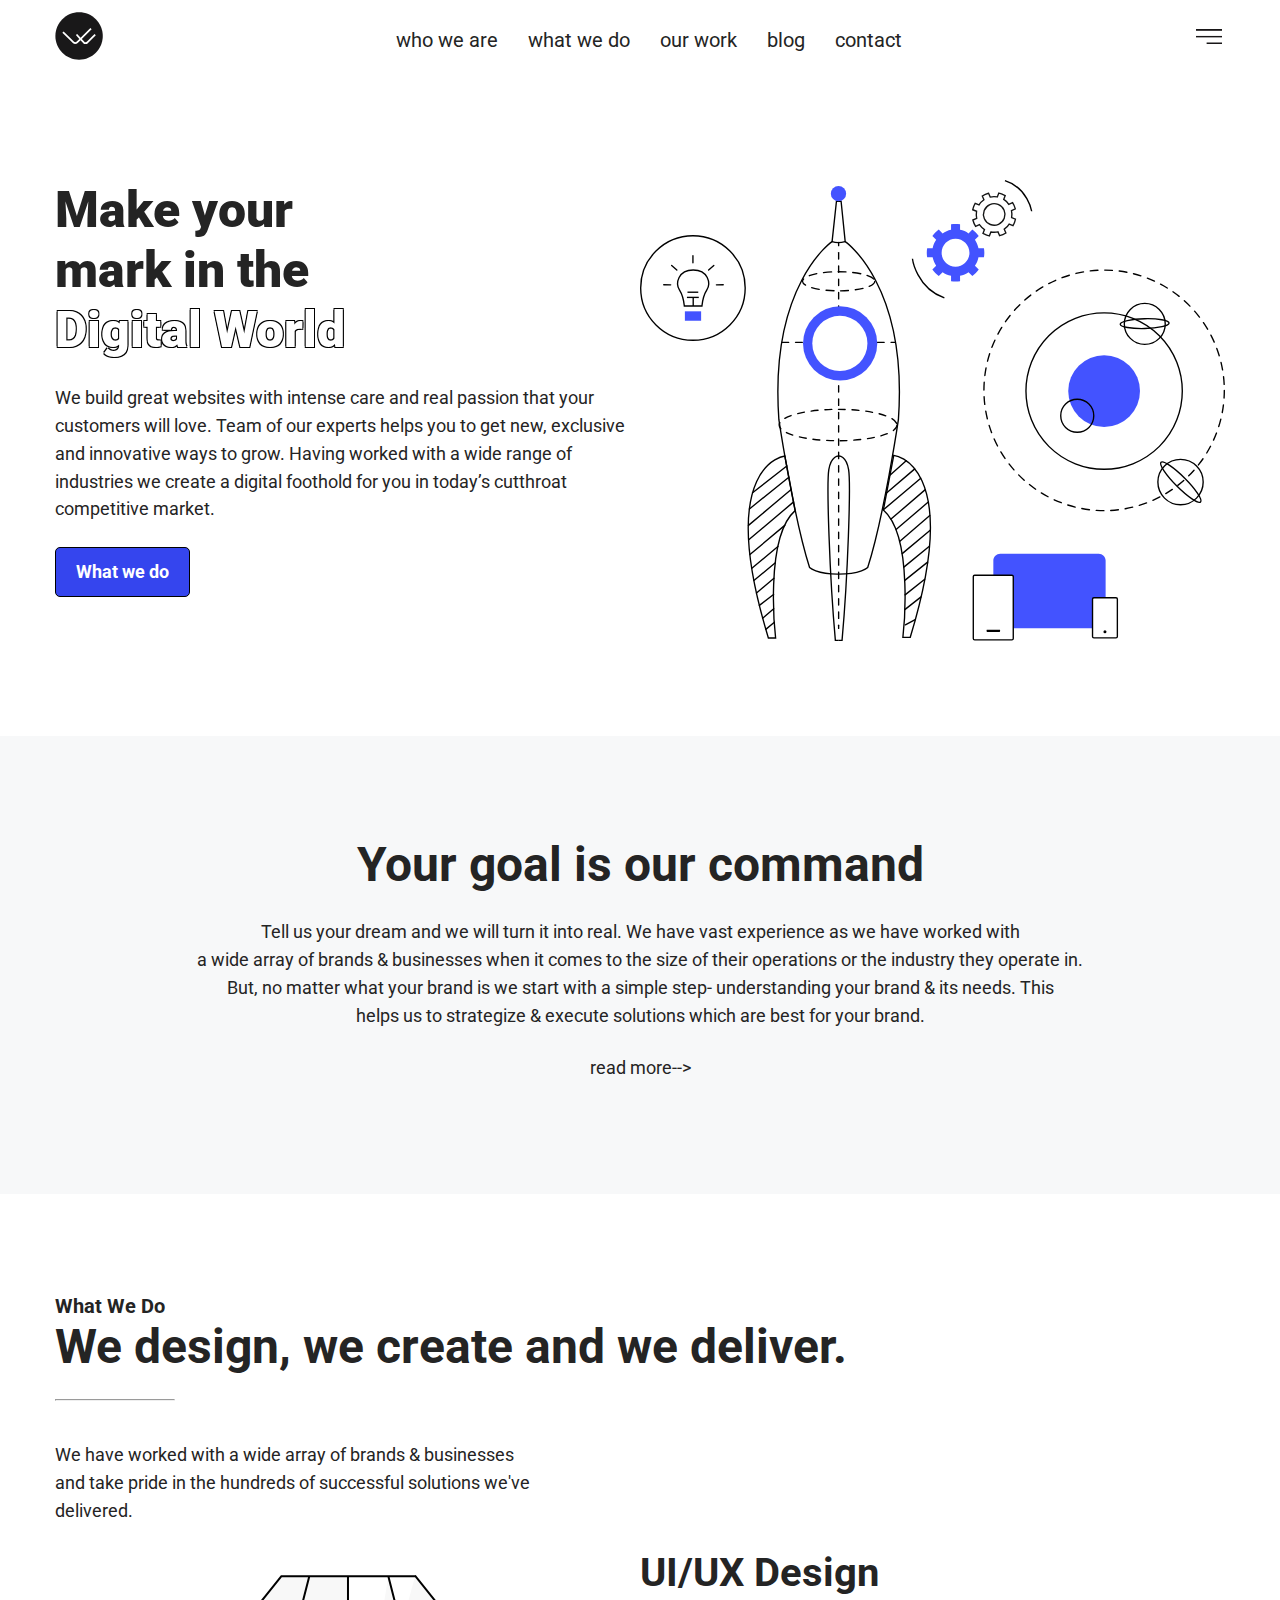
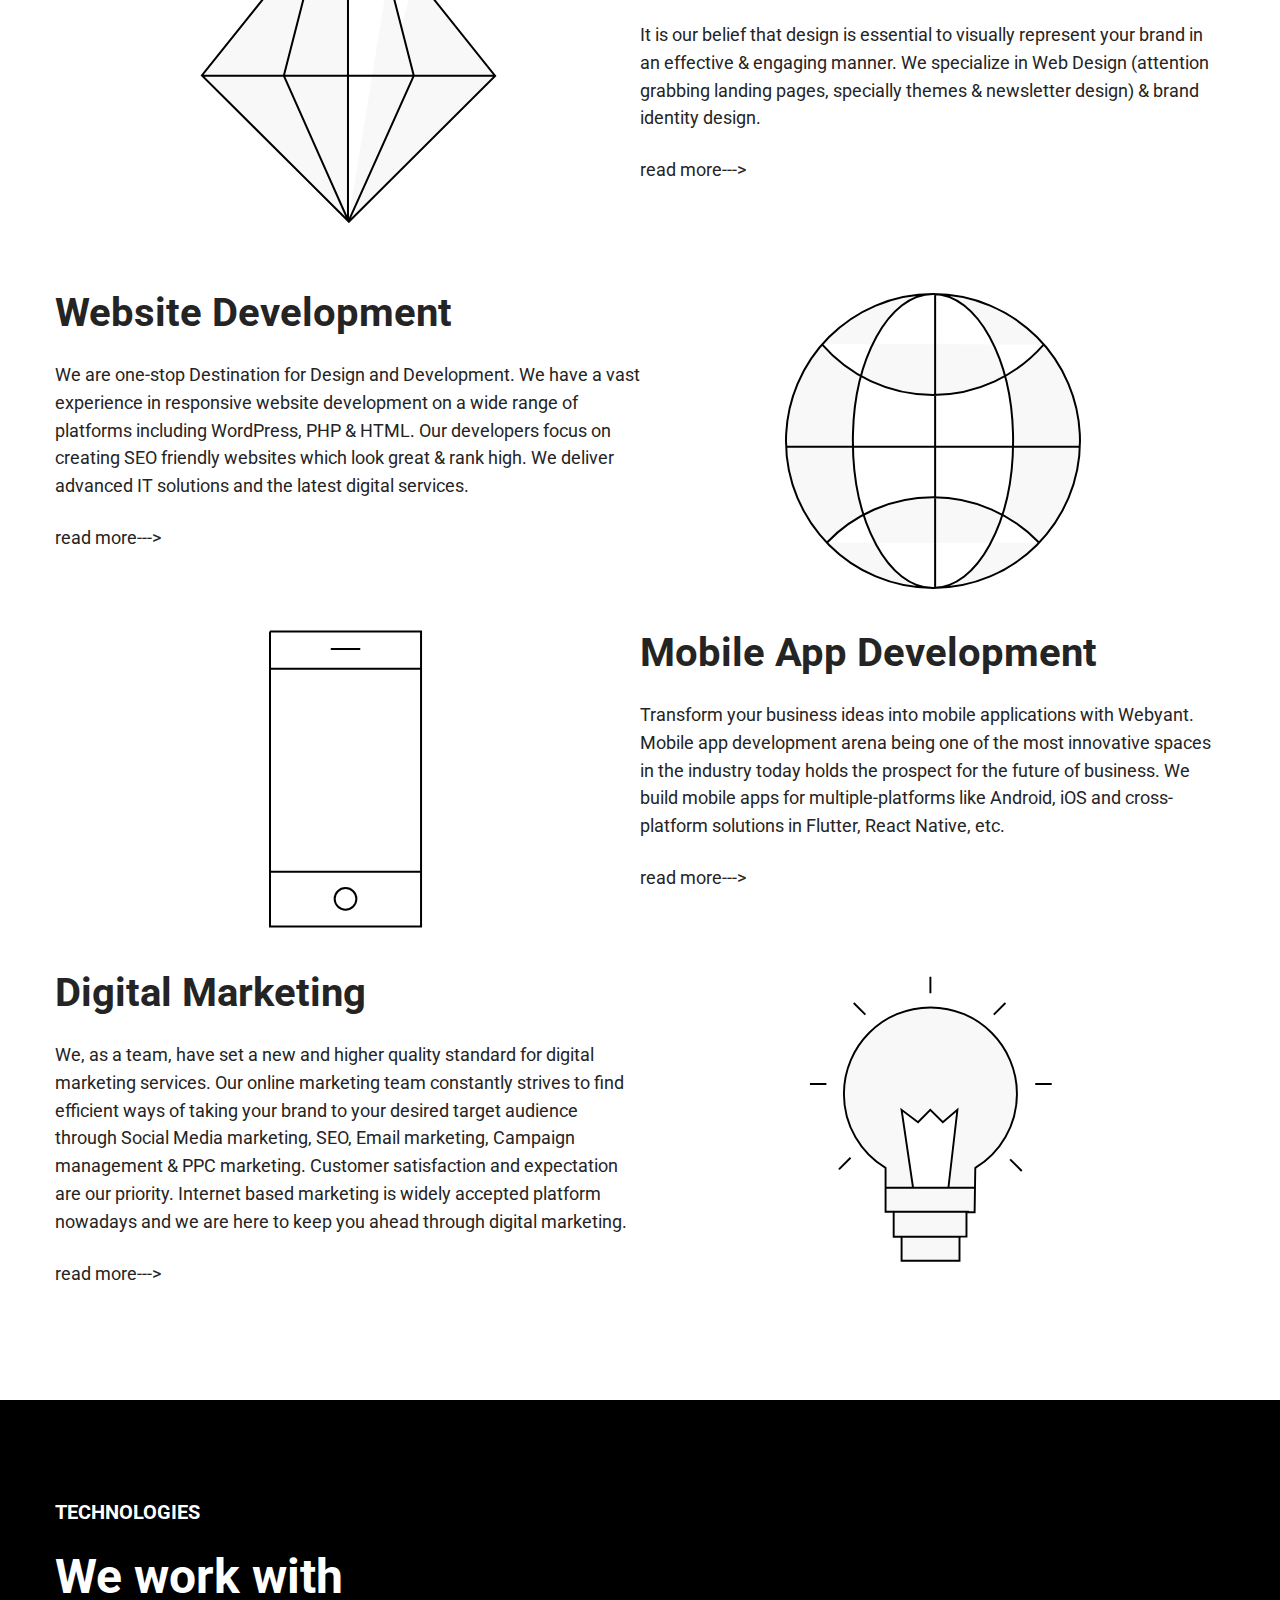
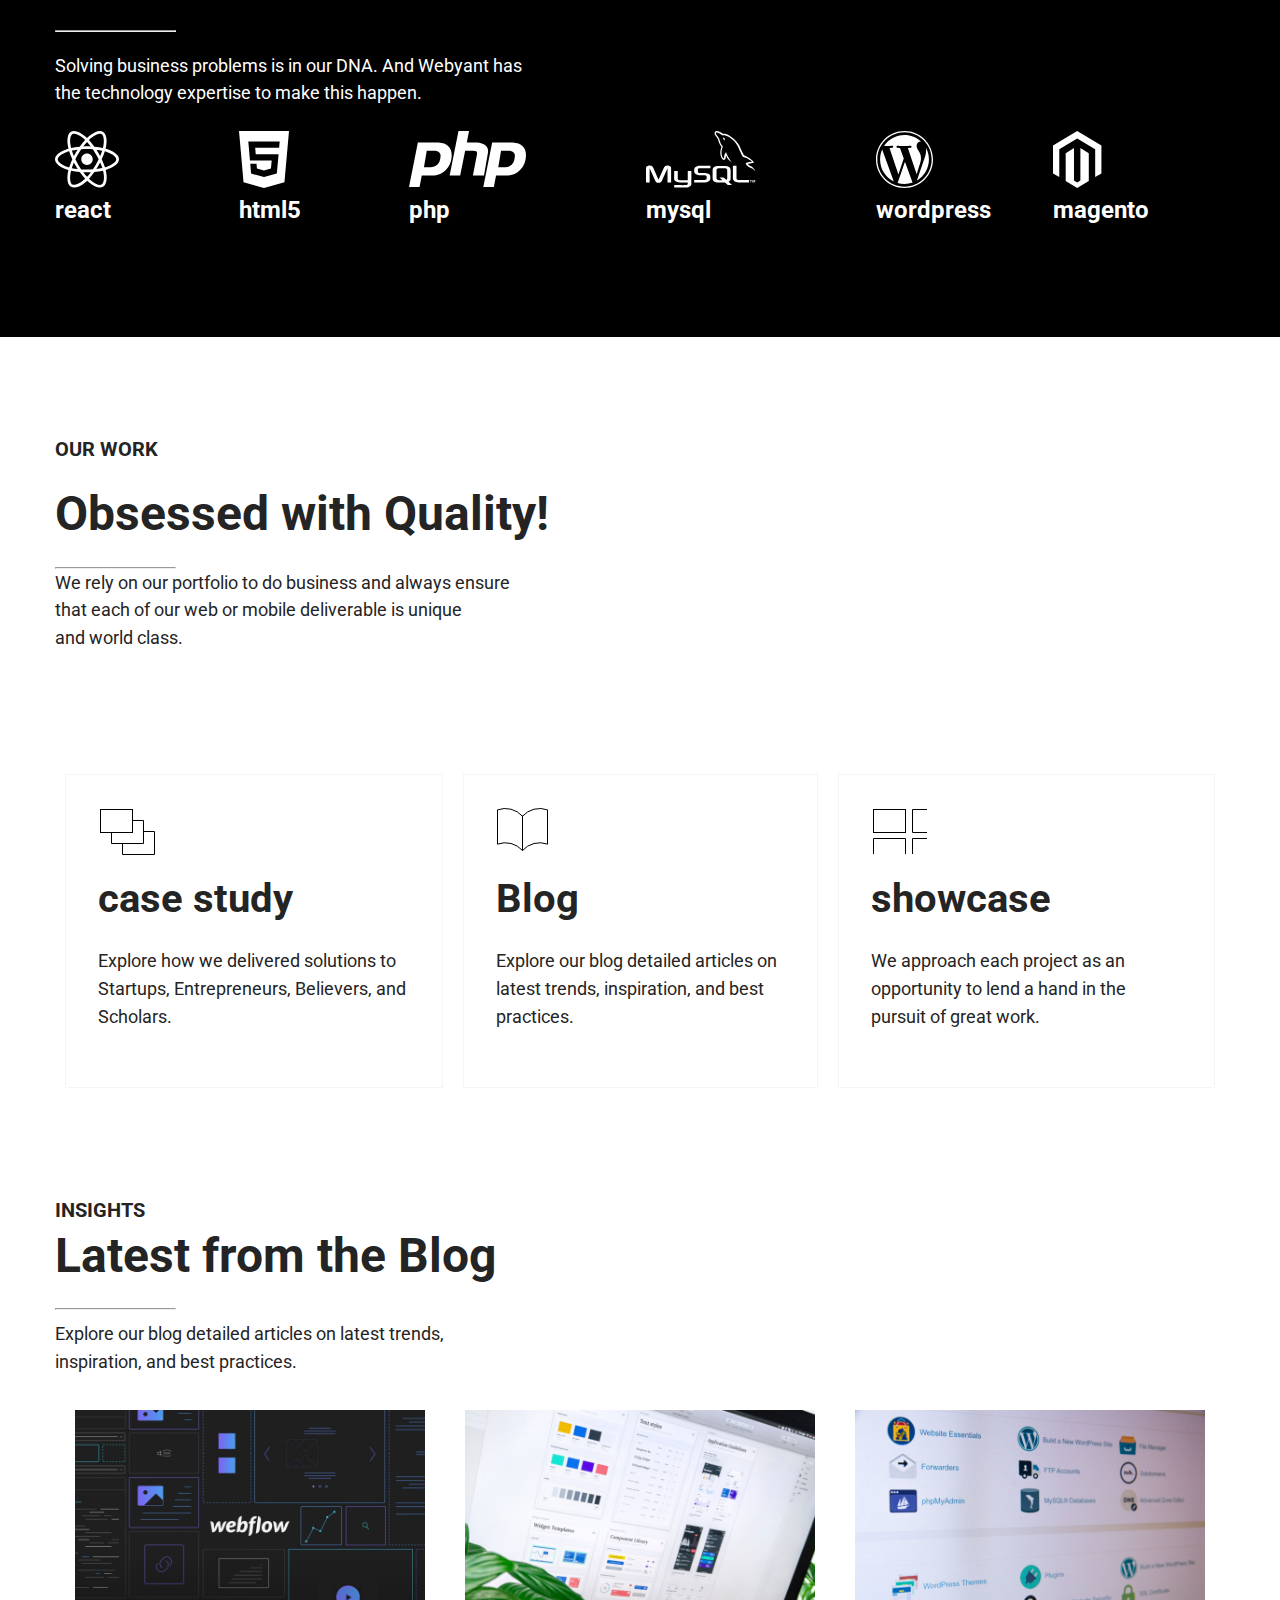
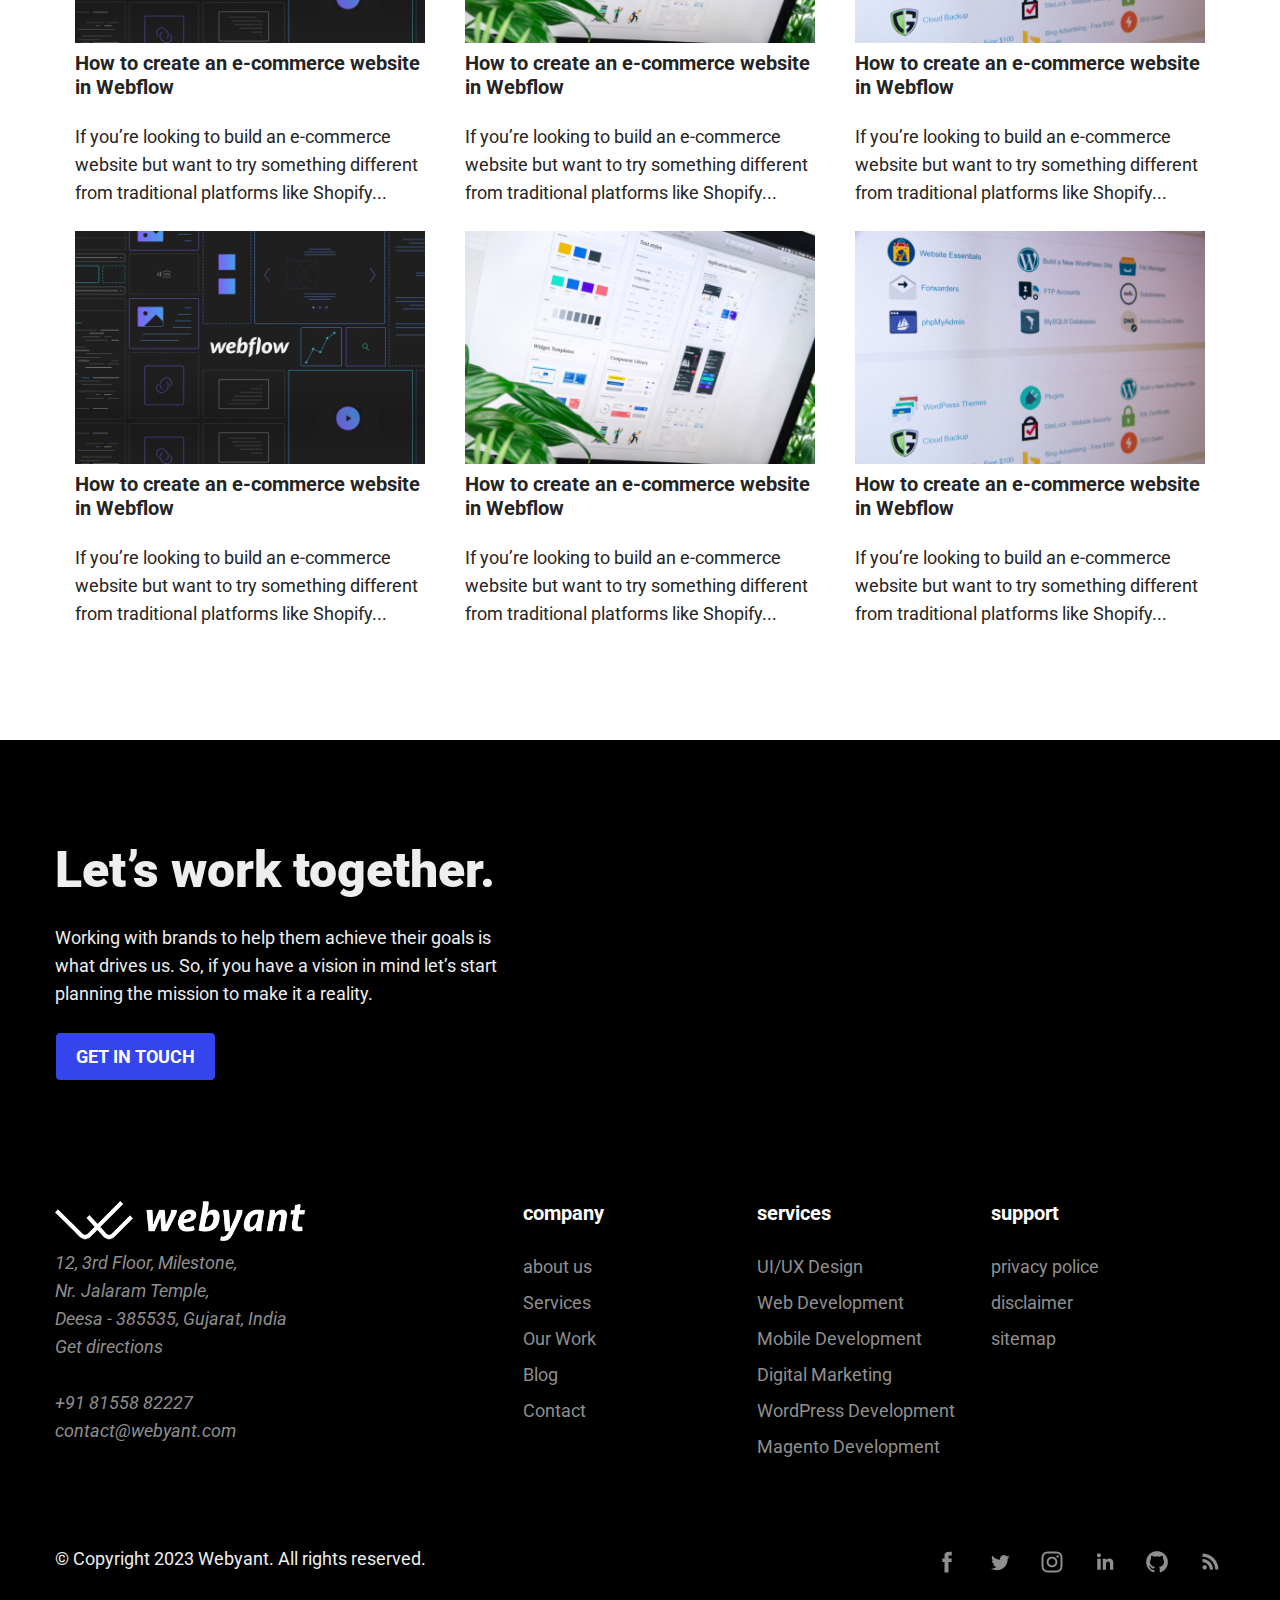
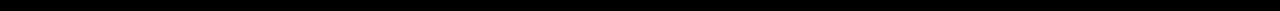
<file: webyant/webyant.html>
<!DOCTYPE html>
<html lang="en">

<head>
    <meta charset="UTF-8">
    <meta http-equiv="X-UA-Compatible" content="IE=edge">
    <meta name="viewport" content="width=device-width, initial-scale=1.0">
    <title>Document</title>
    <link rel="dns-prefetch" href="//fonts.googleapis.com">
    <link rel="dns-prefetch" href="//www.googletagmanager.com">
    <link href="https://fonts.googleapis.com/css2?family=Roboto:ital,wght@0,100;0,300;0,400;0,500;0,700;0,900;1,100;1,300;1,400;1,500;1,700;1,900&display=swap" rel="stylesheet">
    <link rel="stylesheet" href="css/styles.css">
</head>

<body>
    <header class="site-header">
        <div class="wrap wrap-header">
            <div class="site-logo">
                <img src="image/webyant.svg">
            </div>
            <nav class="navbar">
                <ul>
                    <li><a href="#">who we are</a></li>
                    <li><a href="#">what we do</a></li>
                    <li><a href="#">our work</a></li>
                    <li><a href="#">blog</a></li>
                    <li><a href="#">contact</a></li>
                </ul>
            </nav>
            <div class="header-right">
                <img src="image/right.png">
            </div>
        </div>
    </header>
    <main class="site-main">
        <section class="section section-banner">
            <div class="wrap">
                <div class="row">
                    <div class="world">
                        <h1>Make your <br> mark in the <br><span>Digital World</span></h1>
                        <p>We build great websites with intense care and real passion that your customers will love. Team of our experts helps you to get new, exclusive and innovative ways to grow. Having worked with a wide range of industries we create
                            a digital foothold for you in today’s cutthroat competitive market.
                        </p>
                        <a href="index.html" class="btn">What we do</a>
                    </div>
                    <div class="world">
                        <img src="image/hero-index.svg">
                    </div>
                </div>
            </div>
        </section>
        <section class="section section-about">
            <div class="wrap">
                <h2>Your goal is our command </h2>
                <p>Tell us your dream and we will turn it into real. We have vast experience as we have worked with<br> a wide array of brands & businesses when it comes to the size of their operations or the industry they operate in.<br> But, no matter
                    what your brand is we start with a simple step- understanding your brand & its needs. This<br> helps us to strategize & execute solutions which are best for your brand.
                </p>
                <p>read more--></p>
            </div>
        </section>
        <section class="section section-services center">
            <div class="wrap">
                <div class="section-title">
                    <h6>What We Do</h6>
                    <h2> We design, we create and we deliver.</h2>
                    <hr>
                    <p>We have worked with a wide array of brands & businesses<br> and take pride in the hundreds of successful solutions we've <br>delivered. </p>
                </div>

                <div class="product-block mb-40">
                    <div class="product-image">
                        <img src="image/ico-design.svg"> </div>
                    <div class="product-content">
                        <h3>UI/UX Design </h3>
                        <p>It is our belief that design is essential to visually represent your brand in an effective & engaging manner. We specialize in Web Design (attention grabbing landing pages, specially themes & newsletter design) & brand identity
                            design.
                        </p>
                        <p>read more---></p>
                    </div>
                </div>
                <div class="product-block product-reverse mb-40">
                    <div class="product-image">
                        <img src="image/ico-development.svg">
                    </div>
                    <div class="product-content">
                        <h3>Website Development </h3>
                        <p>We are one-stop Destination for Design and Development. We have a vast experience in responsive website development on a wide range of platforms including WordPress, PHP & HTML. Our developers focus on creating SEO friendly websites
                            which look great & rank high. We deliver advanced IT solutions and the latest digital services.
                        </p>
                        <p>read more---></p>
                    </div>
                </div>
                <div class="product-block mb-40">
                    <div class="product-image">
                        <img src="image/mobile-app-development.svg"> </div>
                    <div class="product-content">
                        <h3>Mobile App Development </h3>
                        <p>Transform your business ideas into mobile applications with Webyant. Mobile app development arena being one of the most innovative spaces in the industry today holds the prospect for the future of business. We build mobile apps
                            for multiple-platforms like Android, iOS and cross-platform solutions in Flutter, React Native, etc.
                        </p>
                        <p>read more---></p>
                    </div>
                </div>
                <div class="product-block product-reverse">
                    <div class="product-image">
                        <img src="image/ico-marketing.svg">
                    </div>
                    <div class="product-content">
                        <h3>Digital Marketing </h3>
                        <p>We, as a team, have set a new and higher quality standard for digital marketing services. Our online marketing team constantly strives to find efficient ways of taking your brand to your desired target audience through Social Media
                            marketing, SEO, Email marketing, Campaign management & PPC marketing. Customer satisfaction and expectation are our priority. Internet based marketing is widely accepted platform nowadays and we are here to keep you ahead through
                            digital marketing.
                        </p>
                        <p>read more---></p>
                    </div>
                </div>
            </div>
        </section>
        <section class="section section-technologies">
            <div class=" wrap technologies">
                <div class="techno">
                    <h6>TECHNOLOGIES </h6>
                    <h2>We work with</h2>
                    <hr>
                    <p>Solving business problems is in our DNA. And Webyant has<br> the technology expertise to make this happen.
                    </p>
                </div>
                <div class="technologies row">
                    <div>
                        <img src="image/ico-react.svg">
                        <h4>react</h4>
                    </div>
                    <div>
                        <img src="image/ico-html5.svg">
                        <h4>html5</h4>
                    </div>
                    <div>
                        <img src="image/ico-php.svg">
                        <h4>php</h4>
                    </div>
                    <div>
                        <img src="image/ico-mysql.svg">
                        <h4>mysql</h4>
                    </div>
                    <div>
                        <img src="image/ico-wordpress.svg">
                        <h4>wordpress</h4>
                    </div>
                    <div>
                        <img src="image/ico-magento.svg">
                        <h4>magento</h4>
                    </div>
                </div>
            </div>
        </section>
        <section class="section portfolio-section">
            <div class="wrap">
                <div>
                    <h6>OUR WORK </h6>
                    <h2> Obsessed with Quality!</h2>
                    <hr>
                    <p>We rely on our portfolio to do business and always ensure <br>that each of our web or mobile deliverable is unique <br>and world class. </p>
                </div>
            </div>
        </section>
        <section class="section section-resources">
            <div class="wrap">
                <div class="row">
                    <div class="case">
                        <img src="image/ico-case-studies.svg">
                        <h3>case study</h3>
                        <p>Explore how we delivered solutions to Startups, Entrepreneurs, Believers, and Scholars.</p>
                    </div>
                    <div class="case">
                        <img src="image/ico-blog.svg">
                        <h3>Blog</h3>
                        <p>Explore our blog detailed articles on latest trends, inspiration, and best practices.</p>
                    </div>
                    <div class="case">
                        <img src="image/ico-showcase.svg">
                        <h3>showcase</h3>
                        <p>We approach each project as an opportunity to lend a hand in the pursuit of great work.</p>
                    </div>
                </div>
            </div>
        </section>
        <section class="section section--blog">
            <div class="wrap">
                <div class="section__heading">
                    <h6>INSIGHTS </h6>
                    <h2> Latest from the Blog </h2>
                    <hr>
                    <p>Explore our blog detailed articles on latest trends,<br> inspiration, and best practices. </p>
                </div>
                <div class="row">
                    <div class="blog-block">
                        <div class="webflow"><img src="image/e-commerce-website-in-webflow.jpg"></div>
                        <div class="">
                            <h6>How to create an e-commerce website in Webflow
                            </h6>
                            <p>If you’re looking to build an e-commerce website but want to try something different from traditional platforms like Shopify...
                            </p>
                        </div>
                    </div>
                    <div class="blog-block">
                        <div class="webflow"><img src="image/mobile-app-and-website-layout-design-company.jpg"></div>
                        <div>
                            <h6>How to create an e-commerce website in Webflow
                            </h6>
                            <p>If you’re looking to build an e-commerce website but want to try something different from traditional platforms like Shopify...
                            </p>
                        </div>
                    </div>
                    <div class="blog-block">
                        <div class="webflow"><img src="image/wordpress-development-company-india.jpg"></div>
                        <div>
                            <h6>How to create an e-commerce website in Webflow
                            </h6>
                            <p>If you’re looking to build an e-commerce website but want to try something different from traditional platforms like Shopify...
                            </p>
                        </div>
                    </div>
                </div>
                <div class="row">
                    <div class="blog-block">
                        <div>
                            <div class="webflow"><img src="image/e-commerce-website-in-webflow.jpg"></div>
                            <div>
                                <h6>How to create an e-commerce website in Webflow
                                </h6>
                                <p>If you’re looking to build an e-commerce website but want to try something different from traditional platforms like Shopify...
                                </p>
                            </div>
                        </div>
                    </div>
                    <div class="blog-block">
                        <div>
                            <div class="webflow"><img src="image/mobile-app-and-website-layout-design-company.jpg"></div>
                            <div>
                                <h6>How to create an e-commerce website in Webflow
                                </h6>
                                <p>If you’re looking to build an e-commerce website but want to try something different from traditional platforms like Shopify...
                                </p>
                            </div>
                        </div>
                    </div>
                    <div class="blog-block">
                        <div>
                            <div class="webflow"><img src="image/wordpress-development-company-india.jpg"></div>
                            <div>
                                <h6>How to create an e-commerce website in Webflow
                                </h6>
                                <p>If you’re looking to build an e-commerce website but want to try something different from traditional platforms like Shopify...
                                </p>
                            </div>
                        </div>
                    </div>


        </section>
    </main>
    <footer class="site-footer">
        <div class="wrap">
            <div class="lets">
                <h1>Let’s work together.</h1>
                <p>Working with brands to help them achieve their goals is<br> what drives us. So, if you have a vision in mind let’s start <br>planning the mission to make it a reality. </p>
                <a href="index.html" class="btn">GET IN TOUCH</a>
            </div>
            <div class="row">
                <div class="addresh">
                    <img src="image/webyant_text_logo.png">
                    <address>12, 3rd Floor, Milestone,<br>
                        Nr. Jalaram Temple,<br>
                        Deesa - 385535, Gujarat, India<br>
                        Get directions<br><br>
                        +91 81558 82227<br>
                        contact@webyant.com
                            </address>
                </div>
                <div class="company">
                    <ul>
                        <h5>company</h5>
                        <li><a href="#">about us</a></li>
                        <li><a href="#">Services</a></li>
                        <li><a href="#">Our Work</a></li>
                        <li><a href="#">Blog</a></li>
                        <li><a href="#">Contact</a> </li>
                    </ul>
                </div>
                <div class="services">
                    <ul>
                        <h5>services</h5>
                        <li><a href="#">UI/UX Design</a></li>
                        <li><a href="#">Web Development</a></li>
                        <li><a href="#"> Mobile Development</a></li>
                        <li><a href="#">Digital Marketing</a></li>
                        <li><a href="#">WordPress Development</a> </li>
                        <li><a href="#">Magento Development</a> </li>
                    </ul>
                </div>
                <div class="support">
                    <ul>
                        <h5>support</h5>
                        <li><a href="#">privacy police</a></li>
                        <li><a href="#">disclaimer</a></li>
                        <li><a href="#">sitemap</a></li>
                    </ul>
                </div>
            </div>
            <div class="footer__bottom">
                <div class="copyright">
                    © Copyright 2023 Webyant. All rights reserved.
                </div>
                <div>
                    <img src="image/icon.png">
                </div>
            </div>
        </div>
    </footer>
</body>

</html>
</file>
<file: abstark/css/style.css>
/*!
 * 	Theme Variables
 * ----------------------------------------------- */

 :root {
    --body-font-family: 'Chakra Petch', sans-serif;
    --body-font-size: 16px;
    --body-font-weight: 400;
    --body-font-color: #505d68;
    --body-line-height: 1.45;
    --heading-font-family: 'Chakra Petch', sans-serif;
    --heading-font-color: #222426;
    --heading-font-weight: 700;
    --link-font-color: #222426;
    --link-hover-font-color: blue;
    --white-color: #ffb424;
    --button-font-size: 14px;
    --button-font-weeight: 600;
}


/*!
*	Common
* ----------------------------------------------- */

*,
*::before,
*::after {
    box-sizing: border-box;
}

html {
    font-family: sans-serif;
    line-height: 1.15;
    -webkit-text-size-adjust: 100%;
    -webkit-tap-highlight-color: rgba(0, 0, 0, 0);
}

article,
aside,
figcaption,
figure,
footer,
header,
hgroup,
main,
nav,
section {
    display: block;
}

[tabindex="-1"]:focus:not(:focus-visible) {
    outline: 0 !important;
}

hr {
    box-sizing: content-box;
    height: 0;
    overflow: visible;
}

body {
    margin: 0;
    font-family: var(--body-font-family);
    font-size: var(--body-font-size);
    color: var(--body-font-color);
    line-height: var(--body-line-height);
    font-weight: var(--body-font-weight);
    background-color: #fff;
    text-align: left;
}

img {
    max-width: 100%
}

a {
    color: var(--link-font-color);
    text-decoration: none;
    -webkit-transition: all .5s;
    transition: all .5s;
}

a:hover {
    color: var(--link-hover-font-color);
}

p {
    margin-top: 0;
    margin-bottom: 24px;
}

p:last-child {
    margin-bottom: 0;
}

abbr[title],
abbr[data-original-title] {
    text-decoration: underline;
    -webkit-text-decoration: underline dotted;
    text-decoration: underline dotted;
    cursor: help;
    border-bottom: 0;
    -webkit-text-decoration-skip-ink: none;
    text-decoration-skip-ink: none;
}

address {
    margin-bottom: 16px;
    font-style: normal;
    line-height: inherit;
}

ol,
ul,
dl {
    margin-top: 0;
    margin-bottom: 24px;
}

ol,
ul {
    margin-bottom: 0;
}

dt {
    font-weight: 700;
}

dd {
    margin-bottom: .5rem;
    margin-left: 0;
}

blockquote {
    margin: 0 0 24px;
}

b,
strong {
    font-weight: bold;
}

small {
    font-size: 80%;
}

sub,
sup {
    position: relative;
    font-size: 75%;
    line-height: 0;
    vertical-align: baseline;
}

sub {
    bottom: -.25em;
}

sup {
    top: -.5em;
}

a:not([href]):not([class]),
a:not([href]):not([class]):hover {
    color: inherit;
    text-decoration: none;
}

pre,
code,
kbd,
samp {
    font-size: 1em;
}

pre {
    margin-top: 0;
    margin-bottom: 16px;
    overflow: auto;
    -ms-overflow-style: scrollbar;
}

figure {
    margin: 0 0 16px;
}

img {
    vertical-align: middle;
    border-style: none;
}

svg {
    overflow: hidden;
    vertical-align: middle;
}

table {
    border-collapse: collapse;
}

caption {
    padding-top: 12px;
    padding-bottom: 12px;
    text-align: left;
    caption-side: bottom;
}

th {
    text-align: inherit;
    text-align: -webkit-match-parent;
}

label {
    display: inline-block;
    margin-bottom: 0.5rem;
}

button {
    border-radius: 0;
}

button:focus {
    outline: 1px dotted;
    outline: 5px auto -webkit-focus-ring-color;
}

input,
button,
select,
optgroup,
textarea {
    margin: 0;
    font-family: inherit;
    font-size: inherit;
    line-height: inherit;
}

button,
input {
    overflow: visible;
}

button,
select {
    text-transform: none;
}

[role="button"] {
    cursor: pointer;
}

select {
    word-wrap: normal;
}

button,
[type="button"],
[type="reset"],
[type="submit"] {
    -webkit-appearance: button;
}

button:not(:disabled),
[type="button"]:not(:disabled),
[type="reset"]:not(:disabled),
[type="submit"]:not(:disabled) {
    cursor: pointer;
}

button::-moz-focus-inner,
[type="button"]::-moz-focus-inner,
[type="reset"]::-moz-focus-inner,
[type="submit"]::-moz-focus-inner {
    padding: 0;
    border-style: none;
}

input[type="radio"],
input[type="checkbox"] {
    box-sizing: border-box;
    padding: 0;
}

textarea {
    overflow: auto;
    resize: vertical;
}

fieldset {
    min-width: 0;
    padding: 0;
    margin: 0;
    border: 0;
}

legend {
    display: block;
    width: 100%;
    max-width: 100%;
    padding: 0;
    margin-bottom: 8px;
    font-size: 24px;
    line-height: inherit;
    color: inherit;
    white-space: normal;
}

progress {
    vertical-align: baseline;
}

[type="number"]::-webkit-inner-spin-button,
[type="number"]::-webkit-outer-spin-button {
    height: auto;
}

[type="search"] {
    outline-offset: -2px;
    -webkit-appearance: none;
}

[type="search"]::-webkit-search-decoration {
    -webkit-appearance: none;
}

::-webkit-file-upload-button {
    font: inherit;
    -webkit-appearance: button;
}

output {
    display: inline-block;
}

summary {
    display: list-item;
    cursor: pointer;
}

template {
    display: none;
}

[hidden] {
    display: none !important;
}

code {
    font-size: 87.5%;
    color: #e83e8c;
    word-wrap: break-word;
}

a>code {
    color: inherit;
}

kbd {
    padding: 4px 8px;
    font-size: 87.5%;
    color: #fff;
    background-color: #212529;
    border-radius: 2px;
}

kbd kbd {
    padding: 0;
    font-size: 100%;
    font-weight: 700;
}

pre {
    display: block;
    font-size: 87.5%;
    color: #212529;
}

pre code {
    font-size: inherit;
    color: inherit;
    word-break: normal;
}

blockquote {
    font-size: 28px;
    font-weight: 600;
    color: #000103;
    padding-left: 32px;
    border-left: 6px solid #ffb424;
    margin-top: 64px;
    margin-bottom: 64px;
}

#wrapper {
    overflow: hidden;
    position: relative;
}

h1,
h2,
h3,
h4,
h5,
h6,
.h1,
.h2,
.h3,
.h4,
.h5,
.h6 {
    font-family: var(--heading-font-family);
    color: var(--heading-font-color);
    font-weight: var(--heading-font-weight);
    margin-top: 0;
    margin-bottom: 16px;
    line-height: 1.25;
}

h1,
.h1 {
    font-size: 68px
}

h2,
.h2 {
    font-size: 56px
}

h3,
.h3 {
    font-size: 36px
}

h4,
.h4 {
    font-size: 32px
}

h5,
.h5 {
    font-size: 24px
}

h6,
.h6 {
    font-size: 20px
}

.section {
    padding-top: 100px;
    padding-bottom: 100px;
}


/*!
*	Spacing
* ----------------------------------------------- */

.ml-auto,
.mx-auto {
    margin-left: auto !important;
}

.mr-auto,
.mx-auto {
    margin-right: auto !important;
}

.ml-20 {
    margin-left: 20px;
}

.mt-0 {
    margin-top: 0 !important;
}

.mt-30 {
    margin-top: 30px !important;
}

.mt-48 {
    margin-top: 48px !important;
}

.mt-64 {
    margin-top: 64px !important;
}

.mt-72 {
    margin-top: 72px !important;
}

.mt-170 {
    margin-top: 170px !important;
}

.mt-150 {
    margin-top: 150px !important;
}

.mb-0 {
    margin-bottom: 0 !important;
}

.mb-3 {
    margin-bottom: 3px !important;
}

.mb-10 {
    margin-bottom: 10px !important;
}

.mb-24 {
    margin-bottom: 24px !important;
}

.mb-30 {
    margin-bottom: 30px !important;
}

.mb-48 {
    margin-bottom: 48px !important;
}

.mb-64 {
    margin-bottom: 64px !important;
}

.mb-100 {
    margin-bottom: 100px !important;
}

.pt-0 {
    padding-top: 0 !important;
}

.pb-0 {
    padding-bottom: 0 !important;
}

.text-white {
    color: #fff !important;
}

.text-rose {
    color: #C75C6F !important;
}

.text-blue {
    color: blue !important;
}

.text-dark {
    color: #222426 !important;
}

.text-yellow {
    color: #FFDC60 !important;
}

.text-center {
    text-align: center !important;
}


/*!
*	Grid System
* ----------------------------------------------- */

.wrap,
.wrap-fuild {
    width: 100%;
    padding-left: 15px;
    padding-right: 15px;
}

.wrap *,
.wrap-fuild * {
    -webkit-box-sizing: border-box;
    -moz-box-sizing: border-box;
    box-sizing: border-box;
}

.wrap {
    max-width: 1170px;
    margin-left: auto;
    margin-right: auto;
}

.row {
    margin-left: -15px;
    margin-right: -15px;
    display: -webkit-flex;
    display: -moz-flex;
    display: -ms-flex;
    display: -o-flex;
    display: flex;
    flex-wrap: wrap;
}

.clearfix:after {
    content: "";
    display: table;
    clear: both;
}

[class*='col-'] {
    min-height: 1px;
    padding-left: 15px;
    padding-right: 15px;
}

.col-1 {
    max-width: 8.33333333%;
    flex: 0 0 8.33333333%;
}

.col-2 {
    max-width: 16.66666667%;
    flex: 0 0 16.66666667%;
}

.col-3 {
    max-width: 25%;
    flex: 0 0 25%;
}

.col-4 {
    max-width: 33.33333333%;
    flex: 0 0 33.33333333%;
}

.col-5 {
    max-width: 41.66666667%;
    flex: 0 0 41.66666667%;
}

.col-6 {
    max-width: 50%;
    flex: 0 0 50%;
}

.col-7 {
    max-width: 58.33333333%;
    flex: 0 0 58.33333333%;
}

.col-8 {
    max-width: 66.66666667%;
    flex: 0 0 66.66666667%;
}

.col-9 {
    max-width: 75%;
    flex: 0 0 75%;
}

.col-10 {
    max-width: 83.33333333%;
    flex: 0 0 83.33333333%;
}

.col-11 {
    max-width: 91.66666667%;
    flex: 0 0 91.66666667%;
}

.col-12 {
    max-width: 100%;
    flex: 0 0 100%;
}

.no-guttor {
    margin-right: 0;
    margin-left: 0;
}

.no-guttor>[class*='col-'] {
    padding-right: 0;
    padding-left: 0;
}

.flex-reverse {
    -webkit-flex-direction: row-reverse;
    -moz-flex-direction: row-reverse;
    -ms-flex-direction: row-reverse;
    -o-flex-direction: row-reverse;
    flex-direction: row-reverse;
}

.align-center {
    -ms-align-items: center;
    align-items: center;
}


/*!
*	Form Styling
* ----------------------------------------------- */

.btn {
    display: inline-block;
    padding: 28px 45px;
    -webkit-appearance: none;
    -moz-appearance: none;
    background-color: #5956E9;
    font-family: var(--body-font-family);
    font-size: var(--button-font-size);
    font-weight: var(--button-font-weight);
    border: 1px solid transparent;
    cursor: pointer;
    -webkit-transition: all .3s;
    transition: all .3s;
    line-height: 1;
    text-align: center;
    border-radius: 20px;
    color: #fff;
}

.btn:focus {
    outline: none;
}

.btn--block {
    width: 100%;
    display: block;
}

.btn--yellow {
    background-color: transparent;
    color: #222426;
    border: 1px solid transparent;
    padding: 20px 20px;
    border-radius: 30px;
}

.btn--yellow:hover {
    background-color: blue;
    color: white;
    border: 1px solid transparent;
    border-radius: 30px;
}

.form-control {
    -webkit-appearance: none;
    -moz-appearance: none;
    width: 100%;
    border: 1px solid #707070;
    height: 44px;
    padding: 8px 16px;
    background-color: #fff;
    font-family: var(--body-font-family);
    font-size: var(--body-font-size);
    color: var(--body-font-color);
}

.form-control:focus {
    border-color: #1a1a1a;
    outline: none;
}

.learn-more a {
    font-size: 14px;
}

.font {
    font-size: 16px;
}

textarea.form-control {
    height: auto;
}

.form-group {
    margin-bottom: 20px;
    position: relative;
}


/*!
*	Header
* ----------------------------------------------- */

.site-header {
    padding-top: 20px;
    padding-bottom: 20px;
}

.header--wrap {
    display: -webkit-flex;
    display: -moz-flex;
    display: -ms-flex;
    display: -o-flex;
    display: flex;
    -ms-align-items: center;
    align-items: center;
    justify-content: space-between;
}

.flex {
    display: flex;
}

.navbar ul {
    display: flex;
}

ul li {
    padding: 0 40px;
    list-style: none;
}

.header-action {
    height: 60px;
    width: 60px;
    background-color: #ecf2f6;
    border: none;
    border-radius: 50%;
    text-align: center;
}

.header-action img {
    width: 27px;
    padding: 10px 0;
}

.section-hero p {
    font-size: 18px;
    font-weight: 400;
}

.section-hero .btn:hover {
    background-color: #2522BA;
    color: #fff;
}

.main-image {
    position: relative;
}

.section-image img {
    z-index: 10;
    position: relative;
}

.section-image {
    padding-left: 80px;
}

.section-image img {
    max-width: 530px;
}

.window-image {
    position: absolute;
    top: -80px;
    left: -12px;
    max-width: 430px;
    z-index: 5;
}

.bubble-img {
    position: absolute;
    top: -168px;
    right: -49px;
    max-width: 306px;
    max-height: 340px;
}

.chart-img {
    position: absolute;
    top: -101px;
    right: -37px;
    z-index: 0;
}

.section-title {
    background-color: #27272e;
}

.span {
    color: #c75c6f;
    font-weight: 500;
    font-size: 20px;
    margin-bottom: 15px;
}

.heading-blog {
    padding: 50px 30px 40px;
    border-radius: 30px;
    border: none;
}

.heading-image img {
    max-width: 80px;
}

.heading-blog:hover {
    background-color: #0000002e;
}

.heading-image {
    margin-right: 30px;
}

.text-heading span {
    color: white;
    font-size: 24px;
}

.text-heading span:hover {
    color: blue;
}

.text-heading p {
    color: white;
}

.text-heading a {
    color: rgb(250, 184, 196);
}

.future-title .btn {
    background-color: #5956E9;
    color: white;
    padding: 23px 55px;
}

.future-title .btn:hover {
    background-color: #2522BA;
}

.section-quote {
    background-color: #ECF2F6;
    position: relative;
    z-index: 10;
}


/* .section-quote::before {
    background: url(../image/line-4.png)no-repeat;
    content: "";
    top: 70px;
    left: 0;
    z-index: 10;
    position: absolute;
    width: 100%;
    height: 100%;
}

.section-quote::after {
    background: url(../image/line-5.png)no-repeat;
    content: "";
    top: 0;
    left: 0;
    z-index: 0;
    position: absolute;
    width: 100%;
    height: 100%;
} */

.quote-text p {
    font-size: 18px;
}

.quote-text {
    position: relative;
    z-index: 2;
}

.bubble-7 {
    position: absolute;
    top: -19px;
    left: 6px;
    z-index: 0;
}

.contact-box {
    padding: 50px;
    border-radius: 30px;
    background-color: #ffffff;
    z-index: 20;
    position: relative;
}

.work-title span {
    font-size: 23px;
}

.work-title {
    position: relative;
}

.bubble-2 {
    position: absolute;
    top: 84px;
    left: 570px;
    z-index: 5;
}

.circle-2 {
    position: absolute;
    top: -72px;
    left: -25px;
}

.form-group,
.form-control {
    border-radius: 16px;
}

.form-group .btn {
    width: 100%;
    padding: 18px 55px;
    background-color: #5956E9;
    color: white;
    border-radius: 16px;
}

.form-group .btn:hover {
    background-color: #2522BA;
}

.work-title ul li a {
    text-align: left;
}

.branding p {
    padding-right: 100px;
    font-size: 20px;
}

.all-work {
    border-bottom: 2px solid blue;
    border-width: 40%;
}

.project-img img {
    border-radius: 30px 30px 0 0;
}

.project-text {
    padding: 40px 50px;
}

.project-text a {
    font-size: 32px;
}

.project-text a:hover {
    color: blue;
}

.project-img {
    position: relative;
    overflow: hidden;
    border-radius: 30px 30px 0 0;
}

.project-img img:hover {
    transform: scale(1.1);
    display: block;
    transition: transform 2s cubic-bezier(0.2, 0.96, 0.34, 1);
}

.project {
    box-shadow: 0 55px 86px -35px #ECF2F6;
    border-radius: 30px;
    margin-bottom: 40px;
}

.section-startup {
    background-color: #27272E;
}

.startup-blog {
    padding: 70px 20px 60px;
    border-radius: 30px;
}

.startup-blog:hover {
    background-color: #303035
}

.startup-blog h2 {
    color: blue;
    margin-top: 30px;
}

.startup-blog h6 {
    color: white;
}

.text-font {
    font-size: 20px;
}

.testimonial-blog {
    padding: 50px 0 30px;
    border-top: 2px solid transparent;
    transition: all 0.9s;
}

.testimonial-blog p {
    color: #292930;
    font-size: 24px;
    margin-top: 30px;
}

.test-img img {
    border-radius: 50%;
}

.test-name {
    margin-left: 20px;
}

.test-name h6 {
    font-size: 16px;
}

.testimonial-blog:hover {
    border-top: 2px solid blue;
    transition: all 0.9s;
}

.section-plan {
    background-color: #ECF2F6;
}

.plan-month {
    background-color: white;
    border: 1px solid #E3E6E9;
    border-radius: 110px;
    padding: 21px 15px;
    width: 30%;
    display: none;
}

.togglecheckbox input {
    display: none;
}

.toggleCheck {
    display: flex;
    background-color: #fff;
    width: 200px;
    padding: 16px 5px;
    margin: 0 auto;
    justify-content: space-between;
    border-radius: 50px;
    cursor: pointer;
    position: relative;
}

.toggleCheck:before {
    content: "";
    position: absolute;
    left: 5px;
    top: 5px;
    width: 100px;
    height: calc(100% - 10px);
    border-radius: 50px;
    background-color: blue;
    color: #fff;
}

.togglecheckbox input:checked+.toggleCheck:before {
    left: 95px;
}

.toggleCheck span {
    position: relative;
    z-index: 9;
    flex: 0 0 50%;
    max-width: 50%;
    text-align: center;
}

.price-table {
    background-color: #ffffff;
    padding: 40px;
    border-radius: 30px;
    position: relative;
    margin-bottom: 30px
}

.bg {
    background-color: blue;
}

.profe {
    color: blue;
}

.monthly-plan {
    font-size: 14px;
    color: #999FAE;
}

.future-title {
    position: relative;
}

.price-detail .btn {
    padding: 23px 55px;
    background-color: #fff;
    border-color: #fff;
    color: black;
    border: 1px solid #99A1AA;
}

.owl-dots {
    position: absolute;
    bottom: -58px;
}

.owl-nav {
    display: none;
}

.price-detail .btn:hover {
    color: white;
    background-color: #FFDC60;
    border-color: #FFDC60;
}

.details ul {
    padding-left: 0;
    text-align: left;
}

.details ul li img {
    max-width: 30px;
    padding-left: 0;
    margin-right: 10px;
}

.details ul li {
    padding-left: 0;
    text-align: left;
    padding-right: 0;
    padding-bottom: 10px;
}

.price-table:hover {
    background-color: blue;
    color: white;
}

.price-table:hover h3 {
    color: #fff;
}

.price-table:hover h2 {
    color: #fff;
}

.price-table:hover h2 span {
    color: #fff;
}

.price-detail h2 {
    margin-left: 10px;
}

.section-built {
    background-color: #27272E;
}

.branding-images {
    opacity: 0.3;
}

.branding-images:hover {
    opacity: 1;
    transition: all 0.3s;
}

.stories-blog {
    padding: 40px 20px 40px 0;
    display: flex;
    border-top: 1px solid black;
    border-bottom: 1px solid black;
    border-right: 1px solid black;
}

.stories-blog:hover {
    border-top: 1px solid blue;
}

.stories-blog img {
    border-radius: 30px;
    margin-right: 30px;
    max-height: 264px;
}

.store-text .font a {
    font-size: 20px;
}

.store-text p {
    margin-top: 10px;
    color: rgb(153, 159, 174);
}

.section-bottom {
    background-color: #5956E9;
    position: relative;
    z-index: 2;
}

.section-bottom::after {
    background: url(../image/bubble-12.png)no-repeat center;
    content: "";
    top: -216px;
    left: 136px;
    z-index: -1;
    position: absolute;
    width: 100%;
    height: 100%;
}

.bottom-title .btn {
    padding: 23px 55px;
    background-color: #fff;
    border-color: #fff;
    color: blue;
    border: 1px solid #99A1AA;
}

.bottom-title .btn:hover {
    background-color: #FFDC60;
    color: white;
}

.laptop-1 {
    position: absolute;
    bottom: -84px;
    left: 100px;
    z-index: 1;
}

.chart-2 {
    max-width: 660px;
    max-height: 390px;
    position: relative;
    bottom: -87px;
    left: 320px;
    z-index: 0;
}

.bill-3 {
    right: -119px;
    bottom: -93px;
    position: relative;
}

.footer-detail {
    border-right: 1px solid black;
    padding-right: 100px;
}

.icon-img {
    justify-content: space-between;
}

.icon-img img {
    opacity: 0.1;
}

.icon-img img:hover {
    opacity: 0.9;
    transition: all 0.2s;
}

.form {
    background-color: var(--color-white);
    border-radius: 20px;
    height: 72px;
    padding: 10px 10px 10px 55px;
    box-shadow: 0 24px 48px -15px rgba(153, 161, 170)
}

.y-1 {
    display: none;
}

.blue {
    background-color: blue;
}

.form .form-control {
    padding: 5px 15px;
    height: auto;
    border: none;
    background-color: transparent;
}

.form .btn {
    padding: 10px 28px;
    width: 40%;
}

.services ul li {
    padding-left: 0;
    padding-right: 0;
    padding-bottom: 10px;
}

.services {
    margin-left: 40px;
}

.services ul {
    padding-left: 0;
}

.resourses ul {
    padding-left: 0;
}

.resourses ul li {
    padding-left: 0;
    padding-right: 0;
    padding-bottom: 10px;
}

.Support ul {
    padding-left: 0;
}

.Support ul li {
    padding-left: 0;
    padding-right: 0;
    padding-bottom: 10px;
}

.text-right {
    text-align: right;
}

.text a {
    text-align: right;
}
</file>
<file: buniso/css/style.css>
/*!
 * 	Theme Variables
 * ----------------------------------------------- */

 :root {
    --body-font-family: 'Chakra Petch', sans-serif;
    --body-font-size: 16px;
    --body-font-weight: 400;
    --body-font-color: #505d68;
    --body-line-height: 1.45;
    --heading-font-family: 'Chakra Petch', sans-serif;
    --heading-font-color: #222426;
    --heading-font-weight: 700;
    --link-font-color: #222426;
    --link-hover-font-color: #ffb424;
    --white-color: #ffb424;
    --button-font-size: 14px;
    --button-font-weeight: 600;
}


/*!
*	Common
* ----------------------------------------------- */

*,
*::before,
*::after {
    box-sizing: border-box;
}

html {
    font-family: sans-serif;
    line-height: 1.15;
    -webkit-text-size-adjust: 100%;
    -webkit-tap-highlight-color: rgba(0, 0, 0, 0);
}

article,
aside,
figcaption,
figure,
footer,
header,
hgroup,
main,
nav,
section {
    display: block;
}

[tabindex="-1"]:focus:not(:focus-visible) {
    outline: 0 !important;
}

hr {
    box-sizing: content-box;
    height: 0;
    overflow: visible;
}

body {
    margin: 0;
    font-family: var(--body-font-family);
    font-size: var(--body-font-size);
    color: var(--body-font-color);
    line-height: var(--body-line-height);
    font-weight: var(--body-font-weight);
    background-color: #fff;
    text-align: left;
}

img {
    max-width: 100%
}

a {
    color: var(--link-font-color);
    text-decoration: none;
    -webkit-transition: all .5s;
    transition: all .5s;
}

a:hover {
    color: var(--link-hover-font-color);
}

p {
    margin-top: 0;
    margin-bottom: 24px;
}

p:last-child {
    margin-bottom: 0;
}

abbr[title],
abbr[data-original-title] {
    text-decoration: underline;
    -webkit-text-decoration: underline dotted;
    text-decoration: underline dotted;
    cursor: help;
    border-bottom: 0;
    -webkit-text-decoration-skip-ink: none;
    text-decoration-skip-ink: none;
}

address {
    margin-bottom: 16px;
    font-style: normal;
    line-height: inherit;
}

ol,
ul,
dl {
    margin-top: 0;
    margin-bottom: 24px;
}

ol,
ul {
    margin-bottom: 0;
}

dt {
    font-weight: 700;
}

dd {
    margin-bottom: .5rem;
    margin-left: 0;
}

blockquote {
    margin: 0 0 24px;
}

b,
strong {
    font-weight: bold;
}

small {
    font-size: 80%;
}

sub,
sup {
    position: relative;
    font-size: 75%;
    line-height: 0;
    vertical-align: baseline;
}

sub {
    bottom: -.25em;
}

sup {
    top: -.5em;
}

a:not([href]):not([class]),
a:not([href]):not([class]):hover {
    color: inherit;
    text-decoration: none;
}

pre,
code,
kbd,
samp {
    font-size: 1em;
}

pre {
    margin-top: 0;
    margin-bottom: 16px;
    overflow: auto;
    -ms-overflow-style: scrollbar;
}

figure {
    margin: 0 0 16px;
}

img {
    vertical-align: middle;
    border-style: none;
}

svg {
    overflow: hidden;
    vertical-align: middle;
}

table {
    border-collapse: collapse;
}

caption {
    padding-top: 12px;
    padding-bottom: 12px;
    text-align: left;
    caption-side: bottom;
}

th {
    text-align: inherit;
    text-align: -webkit-match-parent;
}

label {
    display: inline-block;
    margin-bottom: 0.5rem;
}

button {
    border-radius: 0;
}

button:focus {
    outline: 1px dotted;
    outline: 5px auto -webkit-focus-ring-color;
}

input,
button,
select,
optgroup,
textarea {
    margin: 0;
    font-family: inherit;
    font-size: inherit;
    line-height: inherit;
}

button,
input {
    overflow: visible;
}

button,
select {
    text-transform: none;
}

[role="button"] {
    cursor: pointer;
}

select {
    word-wrap: normal;
}

button,
[type="button"],
[type="reset"],
[type="submit"] {
    -webkit-appearance: button;
}

button:not(:disabled),
[type="button"]:not(:disabled),
[type="reset"]:not(:disabled),
[type="submit"]:not(:disabled) {
    cursor: pointer;
}

button::-moz-focus-inner,
[type="button"]::-moz-focus-inner,
[type="reset"]::-moz-focus-inner,
[type="submit"]::-moz-focus-inner {
    padding: 0;
    border-style: none;
}

input[type="radio"],
input[type="checkbox"] {
    box-sizing: border-box;
    padding: 0;
}

textarea {
    overflow: auto;
    resize: vertical;
}

fieldset {
    min-width: 0;
    padding: 0;
    margin: 0;
    border: 0;
}

legend {
    display: block;
    width: 100%;
    max-width: 100%;
    padding: 0;
    margin-bottom: 8px;
    font-size: 24px;
    line-height: inherit;
    color: inherit;
    white-space: normal;
}

progress {
    vertical-align: baseline;
}

[type="number"]::-webkit-inner-spin-button,
[type="number"]::-webkit-outer-spin-button {
    height: auto;
}

[type="search"] {
    outline-offset: -2px;
    -webkit-appearance: none;
}

[type="search"]::-webkit-search-decoration {
    -webkit-appearance: none;
}

::-webkit-file-upload-button {
    font: inherit;
    -webkit-appearance: button;
}

output {
    display: inline-block;
}

summary {
    display: list-item;
    cursor: pointer;
}

template {
    display: none;
}

[hidden] {
    display: none !important;
}

code {
    font-size: 87.5%;
    color: #e83e8c;
    word-wrap: break-word;
}

a>code {
    color: inherit;
}

kbd {
    padding: 4px 8px;
    font-size: 87.5%;
    color: #fff;
    background-color: #212529;
    border-radius: 2px;
}

kbd kbd {
    padding: 0;
    font-size: 100%;
    font-weight: 700;
}

pre {
    display: block;
    font-size: 87.5%;
    color: #212529;
}

pre code {
    font-size: inherit;
    color: inherit;
    word-break: normal;
}

blockquote {
    font-size: 28px;
    font-weight: 600;
    color: #000103;
    padding-left: 32px;
    border-left: 6px solid #ffb424;
    margin-top: 64px;
    margin-bottom: 64px;
}

#wrapper {
    overflow: hidden;
    position: relative;
}

h1,
h2,
h3,
h4,
h5,
h6,
.h1,
.h2,
.h3,
.h4,
.h5,
.h6 {
    font-family: var(--heading-font-family);
    color: var(--heading-font-color);
    font-weight: var(--heading-font-weight);
    margin-top: 0;
    margin-bottom: 16px;
    line-height: 1.25;
}

h1,
.h1 {
    font-size: 94px;
    display: block;
}

h2,
.h2 {
    font-size: 60px;
    color: rgb(29, 53, 87);
    z-index: 2;
    position: relative;
}

h3,
.h3 {
    font-size: 40px
}

h4,
.h4 {
    font-size: 32px
}

h5,
.h5 {
    font-size: 24px
}

h6,
.h6 {
    font-size: 16px;
    color: rgb(88, 88, 88);
}

.section {
    padding-top: 100px;
    padding-bottom: 100px;
}


/*!
*	Spacing
* ----------------------------------------------- */

.ml-auto,
.mx-auto {
    margin-left: auto !important;
}

.mr-auto,
.mx-auto {
    margin-right: auto !important;
}

.mt-0 {
    margin-top: 0 !important;
}

.mt-30 {
    margin-top: 30px !important;
}

.mt-48 {
    margin-top: 48px !important;
}

.mt-64 {
    margin-top: 64px !important;
}

.mt-72 {
    margin-top: 72px !important;
}

.mb-0 {
    margin-bottom: 0 !important;
}

.mb-10 {
    margin-bottom: 10px !important;
}

.mb-24 {
    margin-bottom: 24px !important;
}

.mb-30 {
    margin-bottom: 30px !important;
}

.mb-48 {
    margin-bottom: 48px !important;
}

.mb-64 {
    margin-bottom: 64px !important;
}

.mb-100 {
    margin-bottom: 100px !important;
}

.pt-0 {
    padding-top: 0 !important;
}

.text-white {
    color: #fff !important;
}

.text-dark {
    color: rgb(69, 123, 157) !important;
}

.text-yellow {
    color: #ffb424 !important;
}

.text-center {
    text-align: center !important;
}


/*!
*	Grid System
* ----------------------------------------------- */

.wrap,
.wrap-fuild {
    width: 100%;
    padding-left: 15px;
    padding-right: 15px;
}

.wrap *,
.wrap-fuild * {
    -webkit-box-sizing: border-box;
    -moz-box-sizing: border-box;
    box-sizing: border-box;
}

.wrap {
    max-width: 1170px;
    margin-left: auto;
    margin-right: auto;
}

.row {
    margin-left: -15px;
    margin-right: -15px;
    display: -webkit-flex;
    display: -moz-flex;
    display: -ms-flex;
    display: -o-flex;
    display: flex;
    flex-wrap: wrap;
}

.clearfix:after {
    content: "";
    display: table;
    clear: both;
}

[class*='col-'] {
    min-height: 1px;
    padding-left: 15px;
    padding-right: 15px;
}

.col-1 {
    max-width: 8.33333333%;
    flex: 0 0 8.33333333%;
}

.col-2 {
    max-width: 16.66666667%;
    flex: 0 0 16.66666667%;
}

.col-3 {
    max-width: 25%;
    flex: 0 0 25%;
}

.col-4 {
    max-width: 33.33333333%;
    flex: 0 0 33.33333333%;
    position: relative;
}

.col-5 {
    max-width: 41.66666667%;
    flex: 0 0 41.66666667%;
}

.col-6 {
    max-width: 50%;
    flex: 0 0 50%;
    position: relative;
}

.col-7 {
    max-width: 58.33333333%;
    flex: 0 0 58.33333333%;
}

.col-8 {
    max-width: 66.66666667%;
    flex: 0 0 66.66666667%;
}

.col-9 {
    max-width: 75%;
    flex: 0 0 75%;
}

.col-10 {
    max-width: 83.33333333%;
    flex: 0 0 83.33333333%;
}

.col-11 {
    max-width: 91.66666667%;
    flex: 0 0 91.66666667%;
}

.col-12 {
    max-width: 100%;
    flex: 0 0 100%;
}

.no-guttor {
    margin-right: 0;
    margin-left: 0;
}

.no-guttor>[class*='col-'] {
    padding-right: 0;
    padding-left: 0;
}

.flex-reverse {
    -webkit-flex-direction: row-reverse;
    -moz-flex-direction: row-reverse;
    -ms-flex-direction: row-reverse;
    -o-flex-direction: row-reverse;
    flex-direction: row-reverse;
}

.align-center {
    -ms-align-items: center;
    align-items: center;
}


/*!
*	Form Styling
* ----------------------------------------------- */

.btn {
    display: inline-block;
    padding: 16px 30px;
    -webkit-appearance: none;
    -moz-appearance: none;
    background-color: rgb(194, 82, 81);
    font-family: var(--body-font-family);
    font-size: var(--button-font-size);
    font-weight: var(--button-font-weight);
    border: 1px solid transparent;
    cursor: pointer;
    -webkit-transition: all .3s;
    transition: all .3s;
    line-height: 1;
    text-align: center;
    border-radius: 4px;
    color: rgb(255, 255, 255);
}

.btn:focus {
    outline: none;
}

.btn--block {
    width: 100%;
    display: block;
}

.flex {
    display: flex;
}

.btn--yellow {
    background-color: rgb(69 123 157);
    border-radius: 5px;
    height: 45px;
    color: white;
}

.btn--yellow:hover {
    background-color: #e69f16;
    color: #222426;
}

.form-control {
    -webkit-appearance: none;
    -moz-appearance: none;
    width: 100%;
    border: 1px solid #707070;
    height: 45px;
    padding: 8px 16px;
    background-color: #fff;
    font-family: var(--body-font-family);
    font-size: var(--body-font-size);
    color: var(--body-font-color);
    border-radius: 5px;
}

.form-control:focus {
    border-color: #1a1a1a;
    outline: none;
}

textarea.form-control {
    height: auto;
}

.form-group {
    margin-bottom: 20px;
    position: relative;
}


/*!
*	Header
* ----------------------------------------------- */

.site-header {
    padding-top: 50px;
    padding-bottom: 20px;
    position: absolute;
    left: 0;
    right: 0;
    top: 0;
    z-index: 50;
}

.header--wrap {
    display: -webkit-flex;
    display: -moz-flex;
    display: -ms-flex;
    display: -o-flex;
    display: flex;
    -ms-align-items: center;
    align-items: center;
    justify-content: space-between;
}

.rgb {
    color: rgb(194, 82, 81)
}

.navbar>ul {
    display: flex;
    list-style: none;
    margin: 0;
    padding: 0;
    justify-content: space-between;
}

.navbar li {
    position: relative;
}

.navbar>ul>li {
    margin-left: 100px;
    line-height: 60px;
}

.sub-menu {
    position: absolute;
    top: 100%;
    left: 0;
    padding: 16px 16px;
    background-color: #fff;
    line-height: 1.500;
    border-width: 1px;
    display: none;
    border-top: 2px solid rgb(194, 82, 81);
    margin: 0;
    padding: 0;
    list-style: none;
    z-index: 20;
}

.navbar li:hover>.sub-menu {
    display: block;
}


/* .navbar .sub-menu .sub-menu {
    left: 100%;
    top: 10px;
} */

.sub-menu li a {
    display: block;
    padding: 5px 32px;
    width: max-content;
}

.section--hero {
    background-image: linear-gradient(to bottom, var(--tw-gradient-stops));
    --tw-gradient-from: #f0fff4;
    --tw-gradient-stops: var(--tw-gradient-from), var(--tw-gradient-to, rgb(240 255 244 / 0));
    --tw-gradient-to: #fff;
}

.slider-logo {
    position: relative;
}

.shap-1 {
    position: absolute;
    z-index: 0;
    top: 83px;
    right: 0;
    width: 224px;
    height: 214px;
}

.hero-background {
    position: absolute;
    z-index: 0;
    background-color: rgb(243 250 239);
    width: 341px;
    height: 433px;
    top: 100px;
    bottom: 0;
    left: 125px;
    right: -28px;
    border-bottom-left-radius: 100px;
    border-top-right-radius: 100px;
}

.shap-2 {
    position: absolute;
    z-index: 0;
    bottom: 0;
    left: 96px;
    width: 94px;
    height: 84px;
}

.slider-hero img {
    z-index: 2;
    position: relative;
    align-items: center;
}

.section-feature .col-3 {
    text-align: center;
}

.about-image {
    border-radius: 50%;
}

.icon-blog {
    background-color: rgb(225 243 244);
    border: 1px solid rgb(225 243 244);
    border-radius: 50px;
    height: 500px;
    padding-top: 200px;
    z-index: 1;
    position: relative;
}

.icon-blog1 img {
    max-width: 60px;
    margin-bottom: 20px;
}

.inner-title {
    padding-left: 80px;
    margin-bottom: -150px;
}

.inner-background h2 {
    padding-left: 80px;
}

.icon-blog1 {
    border: 1px solid white;
    background-color: white;
    padding: 35px 30px;
    border-radius: 10px;
    justify-content: space-between;
}

.clint-name {
    display: flex;
}

.clint-image img {
    border-radius: 50%;
}

.iner-shap {
    position: relative;
}

.iner-shap img {
    position: absolute;
    top: -30px;
    right: -30px;
    z-index: 0;
}

.clint-image .clint-2 {
    margin-top: 168px;
}

.clint-image .clint-3 {
    margin-left: 67px;
    margin-top: 20px;
}

.title-blog1 {
    background-color: rgb(255 255 255);
    border-radius: 10px;
    box-shadow: 0 8px 46px 0px rgba(29, 53, 87, 0.08);
    padding-top: 40px;
    padding-bottom: 40px;
}

.mr-40 {
    margin-right: 20px;
}

.ml-54 {
    margin-left: 54px;
}

.title-blog1 span {
    font-size: 40px;
    color: rgb(194 82 81);
}

.title-blog1 h2 {
    color: rgb(194, 82, 81);
    font-size: 40px;
}

.background-color {
    background-color: rgb(225 243 244);
    border: 1px solid rgb(225 243 244);
    border-radius: 20px;
    padding-bottom: 72px;
}

.section-background .col-6 {
    padding-top: 100px;
    padding-left: 70px;
}

.solution-image .shap-4 {
    position: absolute;
    top: 47px;
    left: 35px;
    z-index: 0;
}

.call-image {
    border-radius: 20px;
    position: relative;
    z-index: 2;
}

.solution-background {
    position: absolute;
    z-index: 0;
    background-color: #fff;
    width: 306px;
    height: 335px;
    top: 200px;
    bottom: 0;
    left: 167px;
    right: -28px;
    border-radius: 10px
}

.team-contact {
    background-color: rgb(235 247 248);
    padding: 15px;
    border-bottom-right-radius: 10px;
    border-bottom-left-radius: 10px;
}

.team-contact a {
    letter-spacing: 3px;
}

.slider-1 .owl-prev::after {
    position: absolute;
    top: -83px;
    display: block;
    margin: 30px 35px;
    width: 15px;
    height: 15px;
    border-top: 2px solid black;
    border-left: 2px solid black;
    transform: rotate(-45deg);
    content: "";
    right: 29px;
}

.slider-2 .owl-prev::after {
    bottom: 27px;
    position: absolute;
    display: block;
    margin: 30px 35px;
    width: 15px;
    height: 15px;
    border-top: 2px solid black;
    border-left: 2px solid black;
    transform: rotate(-45deg);
    content: "";
    left: -425px;
}

.icon-blog {
    position: relative;
}

.slider-1 .owl-next::before {
    position: absolute;
    top: -82px;
    right: 8px;
    display: block;
    height: 15px;
    border-top: 2px solid black;
    border-left: 2px solid black;
    width: 15px;
    transform: rotate(135deg);
    content: "";
    margin: 30px 35px;
}

.slider-2 .owl-next::before {
    position: absolute;
    display: block;
    margin: 30px 35px;
    width: 15px;
    height: 15px;
    border-top: 2px solid black;
    border-left: 2px solid black;
    transform: rotate(-228deg);
    content: "";
    bottom: 27px;
    right: 0;
    left: -410px;
}

.slider-2 .owl-nav span {
    display: none;
}

.slider-1 .owl-nav span {
    display: none;
}

.branding-image {
    padding: 0 50px;
}

.site-footer {
    background-color: rgb(243 244 246);
}

.service {
    padding-left: 100px;
}

.service ul li {
    list-style: none;
    line-height: 2;
}

.service ul {
    padding-left: 0;
}

.service a {
    color: rgb(88 88 88);
}

.shap-5 {
    position: absolute;
    z-index: 0;
    top: -51px;
    right: -17px;
}

.slider {
    position: relative;
    z-index: 1;
}

.scrolltop a {
    position: fixed;
    border: 2px solid black;
    border-radius: 50%;
    height: 36px;
    bottom: 20px;
    right: 20px;
    width: 36px;
    display: none;
    background-color: black;
    z-index: 100;
}

.scrolltop img {
    width: 25px;
    height: 25px;
    position: absolute;
    top: 4px;
    right: 3px;
}

header.sticky {
    background-color: #fff;
    top: 0;
    left: 0;
    right: 0;
    position: fixed;
    transition: .10s;
    animation: headerSticky .95s ease forwards;
}

@keyframes headerSticky {
    0% {
        transform: translateY(-100%);
    }
    100% {
        transform: translateY(0);
    }
}
</file>
<file: techwide/css/style.css>
/*!
 * 	Theme Variables
 * ----------------------------------------------- */

:root {
  --body-font-family: "Chakra Petch", sans-serif;
  --body-font-size: 16px;
  --body-font-weight: 400;
  --body-font-color: #505d68;
  --body-line-height: 1.45;
  --heading-font-family: "Chakra Petch", sans-serif;
  --heading-font-color: #222426;
  --heading-font-weight: 700;
  --link-font-color: #222426;
  --link-hover-font-color: #ffb424;
  --white-color: #ffb424;
  --button-font-size: 14px;
  --button-font-weeight: 600;
}
/*!
 *	Common
 * ----------------------------------------------- */

*,
*::before,
*::after {
  box-sizing: border-box;
}

html {
  font-family: sans-serif;
  line-height: 1.15;
  -webkit-text-size-adjust: 100%;
  -webkit-tap-highlight-color: rgba(0, 0, 0, 0);
}

article,
aside,
figcaption,
figure,
footer,
header,
hgroup,
main,
nav,
section {
  display: block;
}

[tabindex="-1"]:focus:not(:focus-visible) {
  outline: 0 !important;
}

hr {
  box-sizing: content-box;
  height: 0;
  overflow: visible;
}

body {
  margin: 0;
  font-family: var(--body-font-family);
  font-size: var(--body-font-size);
  color: var(--body-font-color);
  line-height: var(--body-line-height);
  font-weight: var(--body-font-weight);
  background-color: #fff;
  text-align: left;
}

img {
  max-width: 100%;
}

a {
  color: var(--link-font-color);
  text-decoration: none;
  -webkit-transition: all 0.5s;
  transition: all 0.5s;
}

a:hover {
  color: var(--link-hover-font-color);
}

p {
  margin-top: 0;
  margin-bottom: 24px;
}

p:last-child {
  margin-bottom: 0;
}

abbr[title],
abbr[data-original-title] {
  text-decoration: underline;
  -webkit-text-decoration: underline dotted;
  text-decoration: underline dotted;
  cursor: help;
  border-bottom: 0;
  -webkit-text-decoration-skip-ink: none;
  text-decoration-skip-ink: none;
}

address {
  margin-bottom: 16px;
  font-style: normal;
  line-height: inherit;
}

ol,
ul,
dl {
  margin-top: 0;
  margin-bottom: 24px;
}

ol,
ul {
  margin-bottom: 0;
}

dt {
  font-weight: 700;
}

dd {
  margin-bottom: 0.5rem;
  margin-left: 0;
}

blockquote {
  margin: 0 0 24px;
}

b,
strong {
  font-weight: bold;
}

small {
  font-size: 80%;
}

sub,
sup {
  position: relative;
  font-size: 75%;
  line-height: 0;
  vertical-align: baseline;
}

sub {
  bottom: -0.25em;
}

sup {
  top: -0.5em;
}

a:not([href]):not([class]),
a:not([href]):not([class]):hover {
  color: inherit;
  text-decoration: none;
}

pre,
code,
kbd,
samp {
  font-size: 1em;
}

pre {
  margin-top: 0;
  margin-bottom: 16px;
  overflow: auto;
  -ms-overflow-style: scrollbar;
}

figure {
  margin: 0 0 16px;
}

img {
  vertical-align: middle;
  border-style: none;
}

svg {
  overflow: hidden;
  vertical-align: middle;
}

table {
  border-collapse: collapse;
}

caption {
  padding-top: 12px;
  padding-bottom: 12px;
  text-align: left;
  caption-side: bottom;
}

th {
  text-align: inherit;
  text-align: -webkit-match-parent;
}

label {
  display: inline-block;
  margin-bottom: 0.5rem;
}

button {
  border-radius: 0;
}

button:focus {
  outline: 1px dotted;
  outline: 5px auto -webkit-focus-ring-color;
}

input,
button,
select,
optgroup,
textarea {
  margin: 0;
  font-family: inherit;
  font-size: inherit;
  line-height: inherit;
}

button,
input {
  overflow: visible;
}

button,
select {
  text-transform: none;
}

[role="button"] {
  cursor: pointer;
}

select {
  word-wrap: normal;
}

button,
[type="button"],
[type="reset"],
[type="submit"] {
  -webkit-appearance: button;
}

button:not(:disabled),
[type="button"]:not(:disabled),
[type="reset"]:not(:disabled),
[type="submit"]:not(:disabled) {
  cursor: pointer;
}

button::-moz-focus-inner,
[type="button"]::-moz-focus-inner,
[type="reset"]::-moz-focus-inner,
[type="submit"]::-moz-focus-inner {
  padding: 0;
  border-style: none;
}

input[type="radio"],
input[type="checkbox"] {
  box-sizing: border-box;
  padding: 0;
}

textarea {
  overflow: auto;
  resize: vertical;
}

fieldset {
  min-width: 0;
  padding: 0;
  margin: 0;
  border: 0;
}

legend {
  display: block;
  width: 100%;
  max-width: 100%;
  padding: 0;
  margin-bottom: 8px;
  font-size: 24px;
  line-height: inherit;
  color: inherit;
  white-space: normal;
}

progress {
  vertical-align: baseline;
}

[type="number"]::-webkit-inner-spin-button,
[type="number"]::-webkit-outer-spin-button {
  height: auto;
}

[type="search"] {
  outline-offset: -2px;
  -webkit-appearance: none;
}

[type="search"]::-webkit-search-decoration {
  -webkit-appearance: none;
}

::-webkit-file-upload-button {
  font: inherit;
  -webkit-appearance: button;
}

output {
  display: inline-block;
}

summary {
  display: list-item;
  cursor: pointer;
}

template {
  display: none;
}

[hidden] {
  display: none !important;
}

code {
  font-size: 87.5%;
  color: #e83e8c;
  word-wrap: break-word;
}

a > code {
  color: inherit;
}

kbd {
  padding: 4px 8px;
  font-size: 87.5%;
  color: #fff;
  background-color: #212529;
  border-radius: 2px;
}

kbd kbd {
  padding: 0;
  font-size: 100%;
  font-weight: 700;
}

pre {
  display: block;
  font-size: 87.5%;
  color: #212529;
}

pre code {
  font-size: inherit;
  color: inherit;
  word-break: normal;
}

blockquote {
  font-size: 28px;
  font-weight: 600;
  color: #000103;
  padding-left: 32px;
  border-left: 6px solid #ffb424;
  margin-top: 64px;
  margin-bottom: 64px;
}

#wrapper {
  overflow: hidden;
  position: relative;
}

h1,
h2,
h3,
h4,
h5,
h6,
.h1,
.h2,
.h3,
.h4,
.h5,
.h6 {
  font-family: var(--heading-font-family);
  color: var(--heading-font-color);
  font-weight: var(--heading-font-weight);
  margin-top: 0;
  margin-bottom: 16px;
  line-height: 1.25;
}

h1,
.h1 {
  font-size: 92px;
}

h2,
.h2 {
  font-size: 64px;
}

h3,
.h3 {
  font-size: 40px;
}

h4,
.h4 {
  font-size: 48px;
  font-weight: 600px;
}

h5,
.h5 {
  font-size: 30px;
}

h6,
.h6 {
  font-size: 16px;
}

.section {
  padding-top: 100px;
  padding-bottom: 100px;
}
/*!
 *	Spacing
 * ----------------------------------------------- */

.ml-auto,
.mx-auto {
  margin-left: auto !important;
}

.mr-auto,
.mx-auto {
  margin-right: auto !important;
}

.mt-0 {
  margin-top: 0 !important;
}

.mt-30 {
  margin-top: 30px !important;
}

.mt-10 {
  margin-top: 10px !important;
}

.mt-48 {
  margin-top: 48px !important;
}

.mt-64 {
  margin-top: 64px !important;
}

.mt-72 {
  margin-top: 72px !important;
}

.mb-0 {
  margin-bottom: 0 !important;
}

.mb-10 {
  margin-bottom: 10px !important;
}

.mb-24 {
  margin-bottom: 24px !important;
}

.mb-30 {
  margin-bottom: 30px !important;
}

.mb-48 {
  margin-bottom: 48px !important;
}

.mb-64 {
  margin-bottom: 64px !important;
}

.mb-100 {
  margin-bottom: 100px !important;
}

.pt-0 {
  padding-top: 0 !important;
}

.pb-0 {
  padding-bottom: 0 !important;
}

.text-white {
  color: #fff !important;
}

.text-p {
  color: rgb(148 163 184) !important;
}

.text-blue {
  color: rgb(79, 70, 229) !important;
}

.text-dark {
  color: #222426 !important;
}

.text-yellow {
  color: #ffb424 !important;
}

.text-center {
  text-align: center !important;
}
/*!
 *	Grid System
 * ----------------------------------------------- */

.wrap,
.wrap-fuild {
  width: 100%;
  padding-left: 15px;
  padding-right: 15px;
}

.wrap *,
.wrap-fuild * {
  -webkit-box-sizing: border-box;
  -moz-box-sizing: border-box;
  box-sizing: border-box;
}

.wrap {
  max-width: 1170px;
  margin-left: auto;
  margin-right: auto;
}

.row {
  margin-left: -15px;
  margin-right: -15px;
  display: -webkit-flex;
  display: -moz-flex;
  display: -ms-flex;
  display: -o-flex;
  display: flex;
  flex-wrap: wrap;
}

.clearfix:after {
  content: "";
  display: table;
  clear: both;
}

[class*="col-"] {
  min-height: 1px;
  padding-left: 15px;
  padding-right: 15px;
}

.col-1 {
  max-width: 8.33333333%;
  flex: 0 0 8.33333333%;
}

.col-2 {
  max-width: 16.66666667%;
  flex: 0 0 16.66666667%;
}

.col-3 {
  max-width: 25%;
  flex: 0 0 25%;
}

.col-4 {
  max-width: 33.33333333%;
  flex: 0 0 33.33333333%;
}

.col-5 {
  max-width: 41.66666667%;
  flex: 0 0 41.66666667%;
}

.col-6 {
  max-width: 50%;
  flex: 0 0 50%;
}

.col-7 {
  max-width: 58.33333333%;
  flex: 0 0 58.33333333%;
}

.col-8 {
  max-width: 66.66666667%;
  flex: 0 0 66.66666667%;
}

.col-9 {
  max-width: 75%;
  flex: 0 0 75%;
}

.col-10 {
  max-width: 83.33333333%;
  flex: 0 0 83.33333333%;
}

.col-11 {
  max-width: 91.66666667%;
  flex: 0 0 91.66666667%;
}

.col-12 {
  max-width: 100%;
  flex: 0 0 100%;
}

.no-guttor {
  margin-right: 0;
  margin-left: 0;
}

.no-guttor > [class*="col-"] {
  padding-right: 0;
  padding-left: 0;
}

.flex-reverse {
  -webkit-flex-direction: row-reverse;
  -moz-flex-direction: row-reverse;
  -ms-flex-direction: row-reverse;
  -o-flex-direction: row-reverse;
  flex-direction: row-reverse;
}

.align-center {
  -ms-align-items: center;
  align-items: center;
}
/*!
 *	Form Styling
 * ----------------------------------------------- */

.btn {
  display: inline-block;
  padding: 16px 30px;
  -webkit-appearance: none;
  -moz-appearance: none;
  background-color: var(--link-font-color);
  font-family: var(--body-font-family);
  font-size: var(--button-font-size);
  font-weight: var(--button-font-weight);
  border: 1px solid transparent;
  cursor: pointer;
  -webkit-transition: all 0.3s;
  transition: all 0.3s;
  line-height: 1;
  text-align: center;
  border-radius: 40px;
  color: var(--white-color);
}

.btn:focus {
  outline: none;
}

.btn--block {
  width: 100%;
  display: block;
  margin-top: 20px;
  background-color: rgb(79, 70, 229);
  color: #fff;
  font-size: 16px;
  border-radius: 6px;
}

.btn--block:hover {
  background-color: rgb(67 56 202);
  color: #fff;
}

.btn--yellow {
  background-color: blue;
  color: #fff;
  padding: 10px 20px;
  border-radius: 5px;
  font-size: 16px;
  letter-spacing: 0.025em;
}

.form-control {
  -webkit-appearance: none;
  -moz-appearance: none;
  width: 100%;
  border: 1px solid #707070;
  height: 40px;
  padding: 8px 16px;
  background-color: #fff;
  font-family: var(--body-font-family);
  font-size: var(--body-font-size);
  color: var(--body-font-color);
  border-radius: 5px;
}

.color {
  color: rgb(148, 163, 184);
}

.form-control:focus {
  border-color: #1a1a1a;
  outline: none;
}

textarea.form-control {
  height: auto;
}

.form-group {
  margin-bottom: 20px;
  position: relative;
}
/*!
 *	Header
 * ----------------------------------------------- */

.site-header {
  padding-top: 20px;
  padding-bottom: 20px;
}

.header--wrap {
  display: -webkit-flex;
  display: -moz-flex;
  display: -ms-flex;
  display: -o-flex;
  display: flex;
  -ms-align-items: center;
  align-items: center;
  justify-content: space-between;
}
/* site-header */

.navbar > ul {
  list-style: none;
  margin: 0;
  padding: 0;
  display: flex;
}

.navbar li a {
  margin: 10px 0px;
  display: block;
}

.navbar li {
  position: relative;
}

.navbar > ul > li {
  margin-left: 30px;
}

.second__navbar img {
  max-width: 40px;
}

.navbar .mega-menu {
  display: none;
  position: absolute;
  top: 100%;
  background-color: #fff;
  list-style: none;
  width: 1120px;
  border-radius: 2px;
  box-shadow: 0 0 3px rgb(60 72 88 / 0.15);
  transform: translateX(-40%);
  transition: all 0.1s unset;
}

.navbar .mega-left {
  transform: translateX(-50%);
}

.mega-menu ul li a {
  display: block;
  padding: 10px 20px;
  font-size: 16px;
  font-weight: 300;
}

.mega-menu ul li a:hover {
  color: blue;
}

.navbar .mega-menu ul {
  display: block;
  list-style: none;
}

.navbar li:hover .mega-menu {
  display: flex;
}

.navbar li:hover > .sub-menu {
  display: block;
}

.navbar .sub-menu .sub-menu {
  left: 100%;
  top: 10px;
}

ul li a:hover {
  color: blue;
}

.sub-menu-arrow > li::after {
  content: "";
  position: absolute;
  right: 15px;
  z-index: 11;
  width: 8.5px;
  height: 8.5px;
  border-top: 2px solid black;
  border-left: 2px solid black;
  top: 12px;
  rotate: 136deg;
}

.sub-menu-arrow > li:hover::after {
  border-color: blue;
}

.sub-menu {
  position: absolute;
  content: "";
  left: 0;
  top: 100%;
  padding: 16px 16px;
  line-height: 1.5;
  display: none;
  border-radius: 2px;
  box-shadow: 0 0 3px rgb(60 72 88 / 0.15);
  margin: 0;
  padding: 0;
  list-style: none;
  background-color: #fff;
}

.sub-menu li a {
  display: block;
  padding: 5px 32px;
  width: max-content;
}

.sub-manu {
}
/* site--main */
/* section--hero */

.hero__title {
  padding-top: 80px;
}

.hero__title h4 {
  line-height: 1.5;
}

.hero__title p {
  font-size: 18px;
  line-height: 28px;
}

.btn--white {
  background-color: #fff;
  border: 1px solid blue;
  color: blue;
  font-size: 16px;
  letter-spacing: 0.025em;
}

.btn--white:hover {
  background-color: blue;
  color: #fff;
}

.ml-10 {
  margin-left: 10px;
}

.ml-100 {
  margin-left: 110px;
}

.hero__image img {
  max-width: 442px;
}

.hr {
  color: rgb(243 244 246);
  margin: 0;
}
/* Business Partner */

.partner__image img {
  max-width: 70px;
  margin: 0 50px 0 50px;
}

.partner__image {
  padding-right: 40px;
}
/* section--work */

.section--work {
  background-color: rgb(249, 250, 251);
}

.work__title {
  padding-top: 100px;
}

.work__image img {
  max-width: 440px;
}

.flex {
  display: flex;
}

.work__detail__point p {
  margin-left: 10px;
}

.check-list {
  list-style: none;
  padding-left: 0;
  color: rgb(148 163 184);
}

.check-list li + li {
  margin-top: 10px;
}

.check-list li {
  position: relative;
  padding-left: 30px;
}

.check-list li::before,
.check-list li::after {
  content: "";
  position: absolute;
}

.check-list li::before {
  border: 2px solid blue;
  height: 20px;
  width: 20px;
  border-radius: 50%;
  left: 0;
  top: 0;
}

.check-list li::after {
  height: 9px;
  width: 5px;
  transform: rotate(58deg);
  top: 5px;
  left: 8px;
  border-bottom: 2px solid blue;
  border-right: 2px solid blue;
}

.text-link {
  font-size: 16px;
  font-weight: 600;
  position: relative;
  padding-bottom: 2px;
  color: blue;
}

.text-link::after {
  content: "";
  position: absolute;
  display: block;
  width: 0;
  height: 1px;
  bottom: 0;
  left: 0;
  background-color: blue;
  transition: 0.5s;
}

.text-link:hover::after {
  width: 100%;
}

.development h5 {
  line-height: 1.5;
}

.work__form {
  box-shadow: 0 0 3px rgb(60 72 88 / 0.15);
  background-color: #fff;
  margin-left: 142px;
  padding: 24px;
}

.work__form img {
  width: 354px;
}

.text-red {
  color: red;
}

label {
  margin-top: 20px;
}
/* section--partners */

.partner__1 {
  box-shadow: 0 0 3px rgb(60 72 88 / 0.15) !important;
}

.partner__1 img {
  max-width: 192px;
}

.partner__detail h6 {
  margin-bottom: 5px;
  color: rgb(79, 70, 229) !important;
}

.partner__detail span {
  font-size: 14px;
  color: rgb(148 163 184) !important;
}

.partner__detail {
  padding: 20px 30px;
}

.partner__detail p {
  font-size: 1rem !important;
  line-height: 1.5rem !important;
  color: rgb(148 163 184) !important;
}

.partner__Rates {
  margin-right: 20px;
}

.partner__Rates a {
  margin-top: 20px;
}

.partner__Rates p {
  padding-top: 20px;
}

.partner__blog {
  box-shadow: 0 0 3px rgb(60 72 88 / 0.15) !important;
  padding: 28px 40px;
  margin-left: -28px;
}

.mt-3 {
  margin-top: 3px;
}

.text-black {
  color: #000103;
}

.font-size {
  font-size: 20px;
}

.font-size-2 {
  font-size: 36px;
}

.bg-gray {
  background-color: rgb(249 250 251);
  opacity: 1;
}
/* section--detail */

.detail__1 h6 {
  font-size: 20px;
}

.section--detail {
  background-color: rgb(249 250 251);
}

.detail__1 {
  position: relative;
  padding-left: 40px;
}

.detail__1::before {
  border: 2px solid blue;
  height: 24px;
  width: 24px;
  border-radius: 50%;
  left: 0;
  top: 0;
  content: "";
  position: absolute;
}

.detail__1::after {
  content: "\003F";
  position: absolute;
  color: blue;
  left: 7px;
  top: 1px;
}

.detail__1 p {
  line-height: 1.625;
}
/* footer */

.site-footer {
  background-color: rgb(25 33 50);
  color: rgb(209 213 219);
  padding-bottom: 100px;
}

.footer__company ul li a {
  color: rgb(209 213 219);
}

.footer__company h6 {
  color: rgb(209 213 219);
}

.footer__company ul li {
  list-style: none;
}

.footer__company ul {
  padding-left: 0;
}

.footer__company li {
  position: relative;
  padding-left: 20px;
}

.footer__company li + li {
  margin-top: 10px;
}

.footer__company li::before {
  display: block;
  width: 8px;
  height: 8px;
  border-top: 2px solid rgb(209 213 219);
  border-left: 2px solid rgb(209 213 219);
  transform: rotate(135deg);
  content: "";
  position: absolute;
  top: 7px;
  left: 2px;
}

.footer__company p {
  line-height: 1.722;
  margin: 0;
}

.footer__company .form-control {
  background-color: rgb(31 41 55);
  border: 1px solid rgb(31 41 55);
}

.footer__company .btn {
  padding: 12px 27px;
}

.footer__bottom h6 {
  color: rgb(209 213 219);
  font-size: 16px;
  font-weight: 200;
}

.footer__bottom a {
  color: rgb(209, 213, 219);
}

.footer__bottom__image img {
  max-width: 40px;
  padding-right: 3px;
}

.footer__bottom__image {
  justify-content: end;
}
</file>
<file: webyant/css/styles.css>
* {
    margin: 0;
    padding: 0;
}

*,
*::before,
*::after {
    box-sizing: border-box;
}

body {
    font-family: 'Roboto', sans-serif;
    font-size: 18px;
    color: #242424;
    line-height: 1.55;
}

p,
h1,
h2,
h3,
h4,
h5,
h6,
table {
    margin-bottom: 24px;
}

h1,
h2,
h3,
h4,
h5,
h6 {
    line-height: 1.2;
}

img {
    max-width: 100%;
    height: auto;
}

h1 {
    font-size: 50px;
    font-weight: 900;
}

h2 {
    font-size: 48px;
}

h3 {
    font-size: 40px;
}

h4 {
    font-size: 24px;
}

h5 {
    font-size: 20px;
}

h6 {
    font-size: 20px;
}

ul {
    list-style: none;
    color: white;
    line-height: 2;
}

a {
    text-decoration: none;
    color: #8f8f8f;
}

.mb-40 {
    margin-bottom: 40px;
}

.wrap {
    width: 1170px;
    margin-left: auto;
    margin-right: auto;
}

.section {
    padding-top: 100px;
    padding-bottom: 88px;
}

.site-header {
    padding: 12px 0;
}

.wrap-header {
    display: flex;
    justify-content: space-between;
    align-items: center;
}

.navbar ul {
    list-style: none;
    display: flex;
}

.navbar ul li {
    padding: 0 15px;
}

.navbar a {
    font-size: 20px;
    color: #242424;
    text-decoration: none;
}

.header-right img {
    width: 30px;
}

.world span {
    text-shadow: -1px -1px 0 #000, 1px -1px 0 #000, -1px 1px 0 #000, 1px 1px 0 #000;
    color: #fff;
}

.row {
    display: flex;
}

.world {
    flex: 0 0 50%;
    max-width: 50%;
}

.btn {
    display: inline-block;
    text-decoration: none;
    color: white;
    font-weight: bold;
    border: 1px solid black;
    padding: 10px 20px;
    border-radius: 5px;
    background-color: #3545ee;
}

.section-about {
    background-color: #f7f8f9;
    text-align: center;
}

.section-title h6 {
    margin-bottom: 0;
}

.section-title hr {
    width: 120px;
    height: 2px;
    background-color: #eee;
}

.section-title p {
    padding-top: 40px;
}

.product-block {
    display: flex;
}

.product-block .product-image,
.product-block .product-block {
    flex: 0 0 50%;
}

.product-block .product-image img {
    margin: 0 auto;
    display: block;
}

.product-reverse {
    flex-direction: row-reverse;
}

.section-technologies {
    background-color: black;
    color: white;
}

.wrap-technologies {
    display: flex;
    justify-content: space-between;
    align-items: center;
}

hr {
    background-color: #eee;
    width: 121px;
}

.techno p {
    padding-top: 20px;
}

.row {
    display: flex;
    flex: auto;
}

.technologies img {
    margin-right: 120px;
    height: 57px;
}

.section__heading p {
    padding: 10px 0;
}

.section-resources {
    padding: 0px;
}

.case {
    border: 1px solid #f5f5f5;
    margin: 10px;
    padding: 32px;
}

.case img {
    max-width: 60px;
}

.section__heading h6 {
    margin-bottom: 5px;
}

.blog-block {
    flex: 0 0 33.33%;
    padding-left: 20px;
    padding-right: 20px;
}

.site-footer {
    background-color: #000;
    color: #eee;
}

.lets {
    padding-bottom: 120px;
}

.lets h1 {
    padding-top: 100px;
}

.addresh {
    flex: 0 0 40%;
    color: #8f8f8f;
}

.company {
    flex: 0 0 20%;
    color: #f7f8f9;
}

.addresh img {
    max-width: 250px;
}

.services {
    flex: 0 0 20%;
}

.support {
    flex: 0 0 20%;
}

.footer__bottom {
    display: flex;
    margin-top: 80px;
    padding-bottom: 24px;
    justify-content: space-between;
}
</file>
